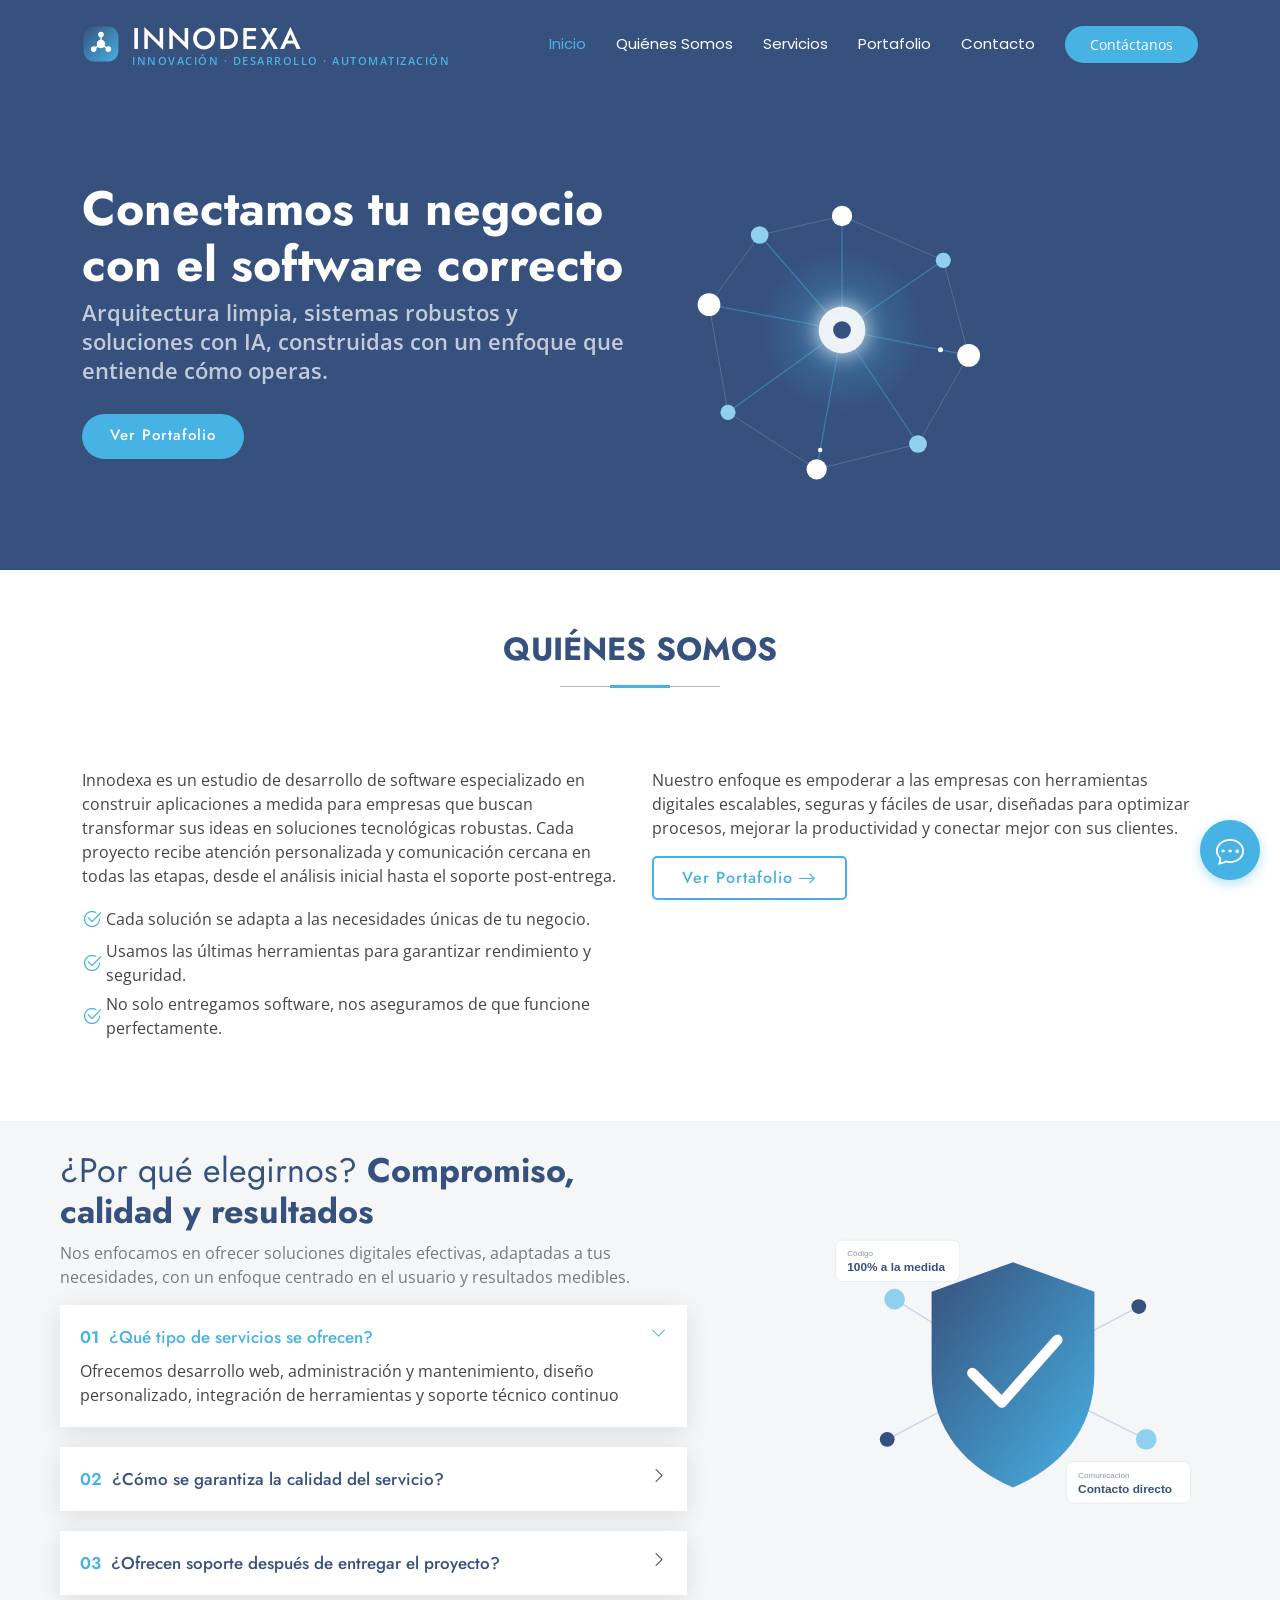
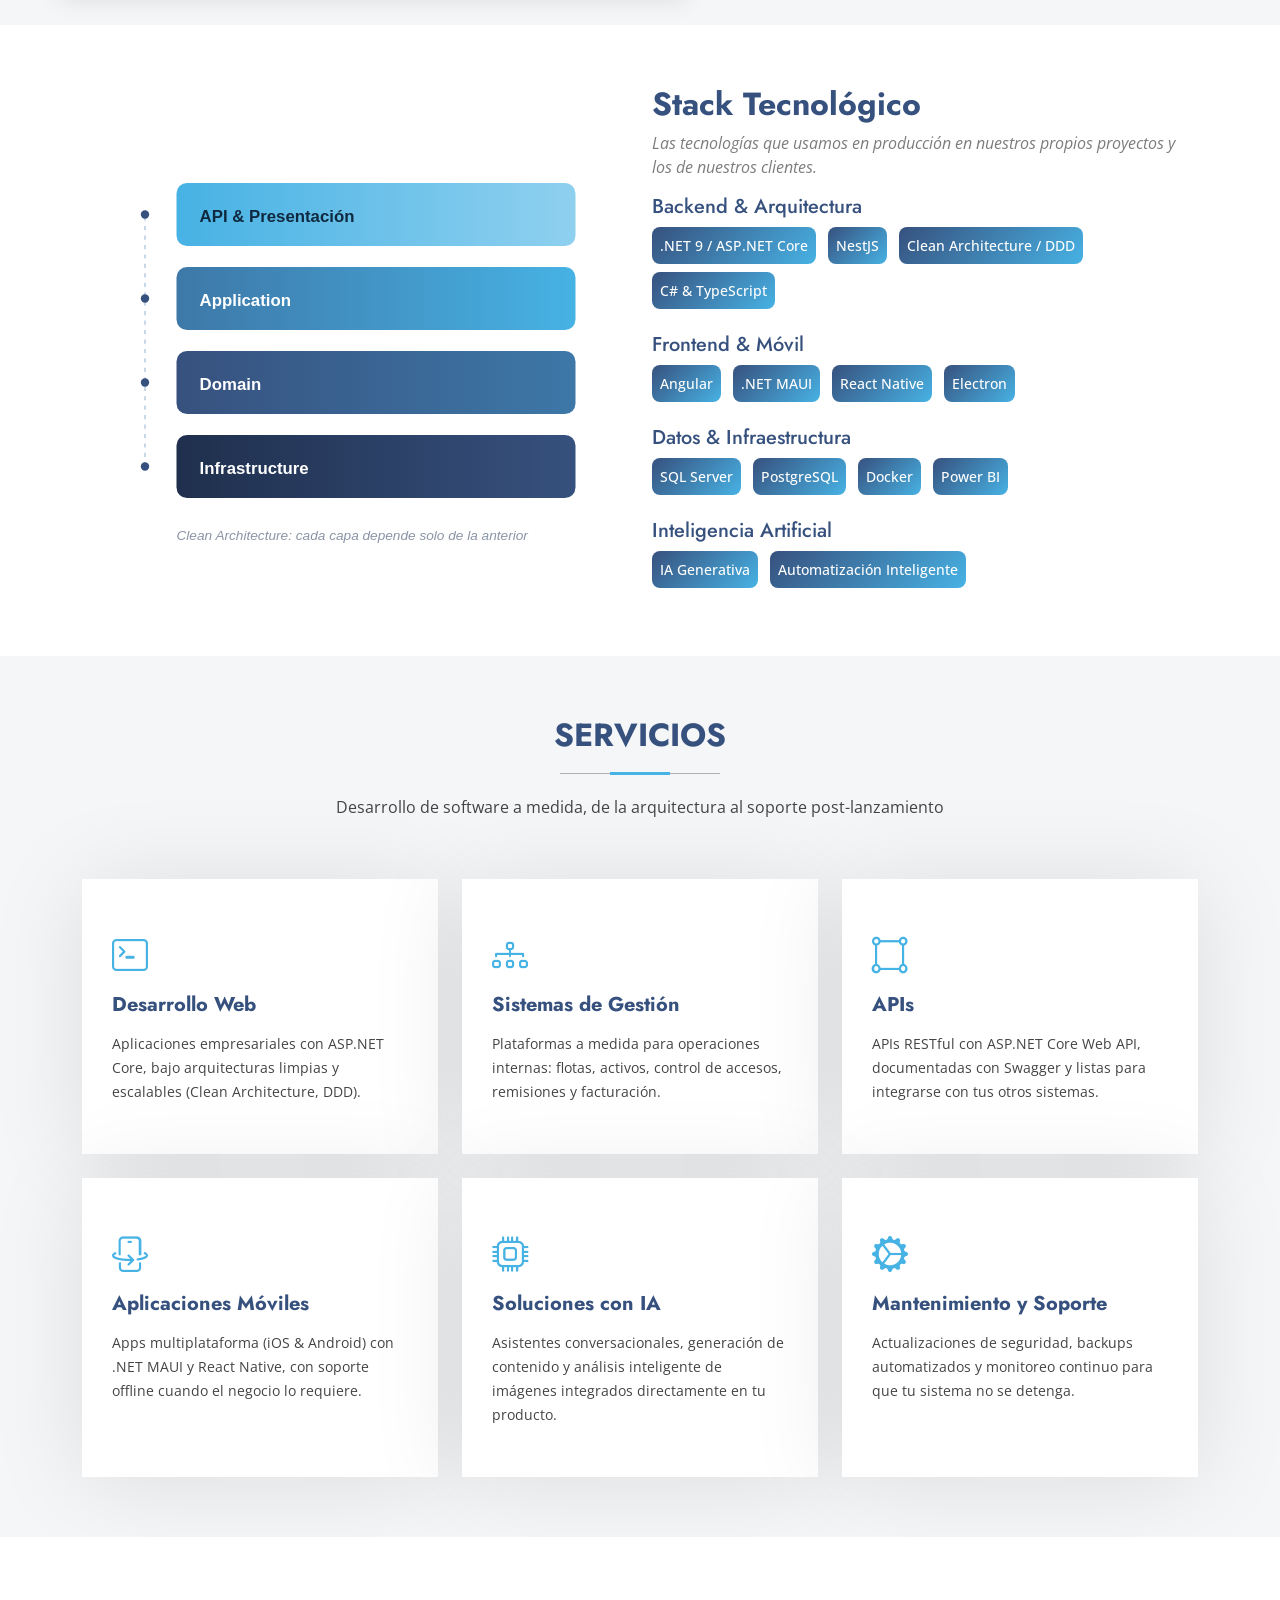
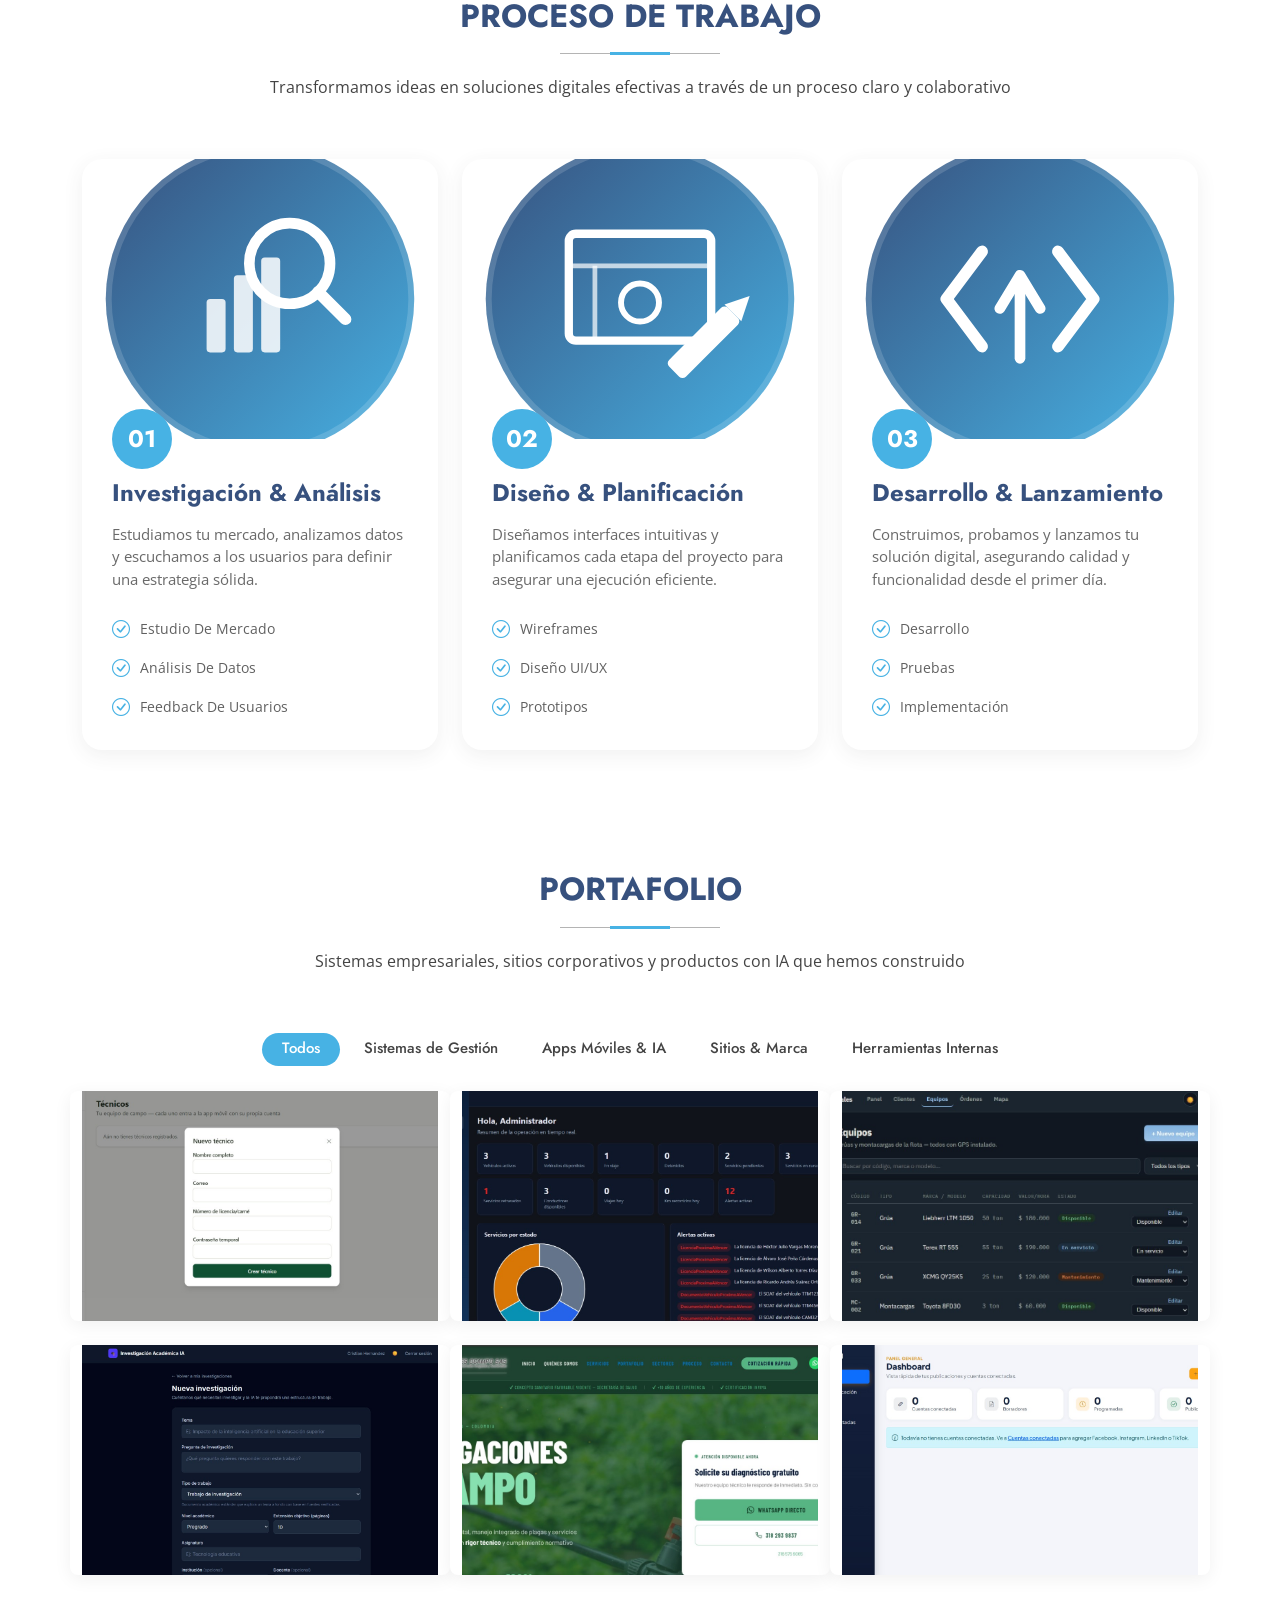
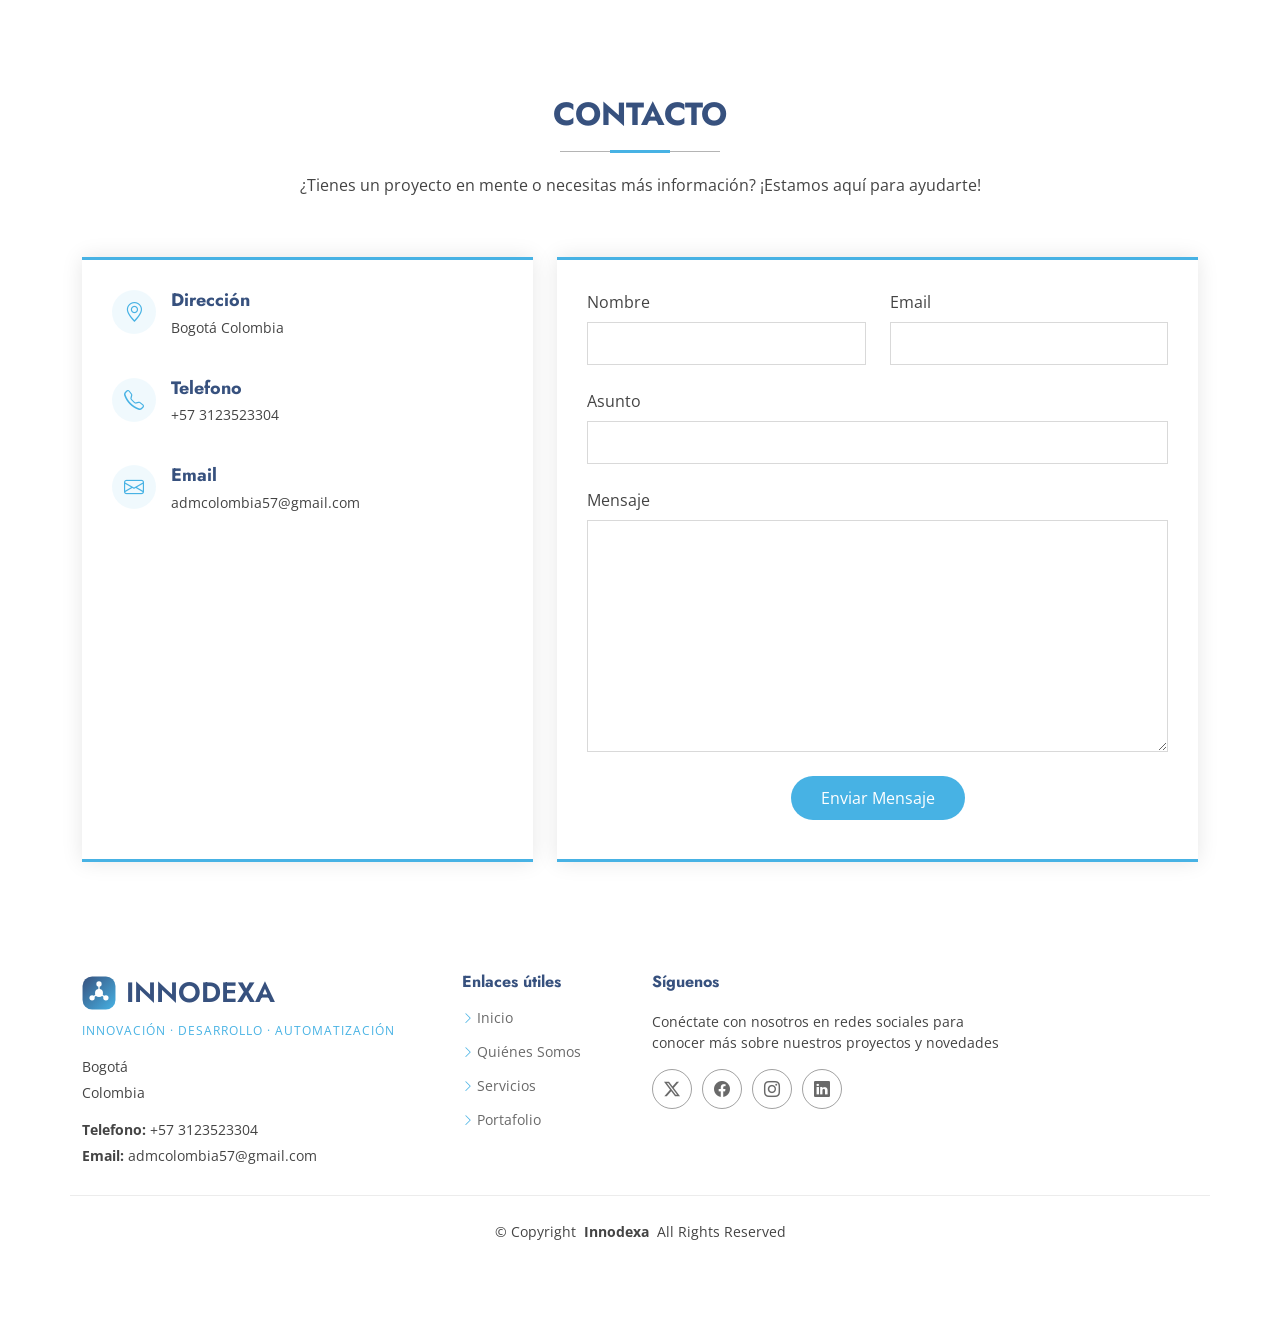
<file: index.html>
<!DOCTYPE html>
<html lang="es">

<head>
  <meta charset="utf-8">
  <meta content="width=device-width, initial-scale=1.0" name="viewport">
  <title>Innodexa | Innovación, Desarrollo y Automatización</title>
  <meta name="description" content="Innodexa: desarrollo de software a medida en Bogotá, Colombia. Aplicaciones web y móviles, APIs, sistemas de gestión empresarial e integraciones con Inteligencia Artificial.">
  <meta name="keywords" content="desarrollo de software Bogotá, desarrollo web a medida, aplicaciones .NET, aplicaciones móviles, sistemas de gestión empresarial, soluciones con inteligencia artificial, Innodexa">
  <meta name="author" content="Innodexa">
  <meta property="og:title" content="Innodexa - Innovación, Desarrollo y Automatización">
  <meta property="og:description" content="Aplicaciones web, móviles y de escritorio, APIs y soluciones con IA construidas a la medida de tu negocio.">
  <meta property="og:type" content="website">
  <meta property="og:image" content="assets/img/hero-network.svg">

  <!-- Favicons -->
  <link href="assets/img/logo-mark.svg" rel="icon" type="image/svg+xml">
  <link href="assets/img/favicon2.png" rel="alternate icon">
  <link href="assets/img/logo-mark.svg" rel="apple-touch-icon">

  <!-- Fonts -->
  <link href="https://fonts.googleapis.com" rel="preconnect">
  <link href="https://fonts.gstatic.com" rel="preconnect" crossorigin>
  <link href="https://fonts.googleapis.com/css2?family=Open+Sans:ital,wght@0,300;0,400;0,500;0,600;0,700;0,800;1,300;1,400;1,500;1,600;1,700;1,800&family=Poppins:ital,wght@0,100;0,200;0,300;0,400;0,500;0,600;0,700;0,800;0,900;1,100;1,200;1,300;1,400;1,500;1,600;1,700;1,800;1,900&family=Jost:ital,wght@0,100;0,200;0,300;0,400;0,500;0,600;0,700;0,800;0,900;1,100;1,200;1,300;1,400;1,500;1,600;1,700;1,800;1,900&display=swap" rel="stylesheet">

  <!-- Vendor CSS Files -->
  <link href="assets/vendor/bootstrap/css/bootstrap.min.css" rel="stylesheet">
  <link href="assets/vendor/bootstrap-icons/bootstrap-icons.css" rel="stylesheet">
  <link href="assets/vendor/aos/aos.css" rel="stylesheet">
  <link href="assets/vendor/glightbox/css/glightbox.min.css" rel="stylesheet">
  <link href="assets/vendor/swiper/swiper-bundle.min.css" rel="stylesheet">

  <!-- Main CSS File -->
  <link href="assets/css/main.css" rel="stylesheet">

   <!-- Chatbot Styles -->
  <style>
    /* Chatbot Container */
    .chatbot-container {
      position: fixed;
      bottom: 20px;
      right: 20px;
      z-index: 9999;
      font-family: 'Open Sans', sans-serif;
      transition: all 0.3s ease;
    }
    
    /* Chatbot Button */
    .chatbot-button {
      background: #47b2e4;
      color: white;
      width: 60px;
      height: 60px;
      border-radius: 50%;
      display: flex;
      align-items: center;
      justify-content: center;
      cursor: pointer;
      box-shadow: 0 4px 12px rgba(71, 178, 228, 0.4);
      transition: all 0.3s ease;
    }

    .chatbot-button:hover {
      transform: scale(1.05);
      box-shadow: 0 6px 16px rgba(71, 178, 228, 0.5);
    }
    
    .chatbot-button i {
      font-size: 28px;
    }
    
    /* Chatbot Window */
    .chatbot-window {
      width: 375px;
      max-width: 90vw;
      height: 500px;
      max-height: 75vh;
      background: white;
      border-radius: 16px;
      box-shadow: 0 12px 36px rgba(15, 42, 64, 0.22);
      overflow: hidden;
      display: none;
      flex-direction: column;
      transform: translateY(10px);
      opacity: 0;
      transition: all 0.3s ease;
    }
    
    .chatbot-window.active {
      display: flex;
      transform: translateY(0);
      opacity: 1;
    }
    
    /* Chatbot Header */
    .chatbot-header {
      background: linear-gradient(135deg, #37517e, #47b2e4);
      color: white;
      padding: 16px;
      display: flex;
      align-items: center;
    }
    
    .chatbot-header img {
      width: 40px;
      height: 40px;
      border-radius: 50%;
      margin-right: 12px;
      background: white;
      padding: 5px;
    }
    
    .chatbot-header h3 {
      margin: 0;
      font-size: 18px;
      font-weight: 600;
    }
    
    .chatbot-header p {
      margin: 0;
      font-size: 12px;
      opacity: 0.8;
    }
    
    .chatbot-close {
      margin-left: auto;
      cursor: pointer;
      font-size: 20px;
      opacity: 0.8;
      transition: opacity 0.2s;
    }
    
    .chatbot-close:hover {
      opacity: 1;
    }
    
    /* Chatbot Messages */
    .chatbot-messages {
      flex: 1;
      padding: 16px;
      overflow-y: auto;
      background: #f9fafb;
      display: flex;
      flex-direction: column;
    }
    
    .message {
      margin-bottom: 12px;
      max-width: 85%;
      animation: fadeIn 0.3s ease;
      padding: 12px 16px;
      border-radius: 18px;
      line-height: 1.5;
      white-space: pre-line;
      font-size: 14.5px;
    }
    
    @keyframes fadeIn {
      from { opacity: 0; transform: translateY(10px); }
      to { opacity: 1; transform: translateY(0); }
    }
    
    .bot-message {
      align-self: flex-start;
      background: #eaf5fc;
      border-radius: 18px 18px 18px 4px;
      color: #2c3e50;
    }
    
    .user-message {
      align-self: flex-end;
      background: #47b2e4;
      color: white;
      border-radius: 18px 18px 4px 18px;
      margin-left: auto;
    }
    
    /* Chatbot Input */
    .chatbot-input {
      display: flex;
      padding: 12px;
      background: white;
      border-top: 1px solid #eee;
    }
    
    .chatbot-input input {
      flex: 1;
      border: 1px solid #ddd;
      border-radius: 24px;
      padding: 10px 16px;
      outline: none;
      transition: border-color 0.3s;
    }
    
    .chatbot-input input:focus {
      border-color: #47b2e4;
    }

    .chatbot-input button {
      background: #47b2e4;
      color: white;
      border: none;
      border-radius: 50%;
      width: 40px;
      height: 40px;
      margin-left: 8px;
      cursor: pointer;
      display: flex;
      align-items: center;
      justify-content: center;
      transition: background 0.3s;
    }
    
    .chatbot-input button:hover {
      background: #37517e;
    }
    
    /* Quick Reply Buttons */
    .quick-replies {
      display: flex;
      flex-wrap: wrap;
      gap: 8px;
      margin-top: 10px;
    }
    
    .quick-reply {
      background: #eaf5fc;
      border: 1px solid #bfe3f5;
      border-radius: 20px;
      padding: 6px 12px;
      font-size: 13px;
      cursor: pointer;
      transition: all 0.2s;
    }

    .quick-reply:hover {
      background: #bfe3f5;
    }
    
    /* Typing Indicator */
    .typing-indicator {
      display: flex;
      align-items: center;
      margin-top: 5px;
    }
    
    .typing-indicator span {
      width: 8px;
      height: 8px;
      background: #999;
      border-radius: 50%;
      display: inline-block;
      margin: 0 2px;
      animation: typing 1s infinite;
    }
    
    .typing-indicator span:nth-child(2) {
      animation-delay: 0.2s;
    }
    
    .typing-indicator span:nth-child(3) {
      animation-delay: 0.4s;
    }
    
    @keyframes typing {
      0%, 100% { transform: translateY(0); }
      50% { transform: translateY(-5px); }
    }
    
    .suggested-questions {
      margin-top: 12px;
    }

    .suggested-list {
      display: flex;
      flex-direction: row;
      flex-wrap: wrap;
      gap: 8px;
    }

    .suggested-item {
      cursor: pointer;
      padding: 7px 14px;
      border-radius: 20px;
      background: #ffffff;
      border: 1.5px solid #47b2e4;
      color: #37517e;
      font-size: 13px;
      font-weight: 600;
      transition: all 0.2s;
    }

    .suggested-item:hover {
      background: #47b2e4;
      color: #ffffff;
    }

    /* Skill Badges */
    .skill-badge {
      display: inline-block;
      background: linear-gradient(135deg, #37517e, #47b2e4);
      color: #ffffff;
      font-size: 14px;
      font-weight: 500;
      border-radius: 8px;
    }

    /* Portfolio: uniform crop so every project card is the same size */
    .portfolio-item {
      background: #ffffff;
      border-radius: 8px;
      overflow: hidden;
      box-shadow: 0 4px 18px rgba(0, 0, 0, 0.06);
    }

    .portfolio-item img {
      width: 100%;
      height: 230px;
      object-fit: cover;
      object-position: top center;
      display: block;
    }

    /* Hero: keep it compact so users see there's more below the fold */
    #hero {
      min-height: auto !important;
      padding: 130px 0 60px 0 !important;
    }

    #hero .hero-img img {
      max-width: 380px;
      margin: 0 auto;
    }

    @media (max-width: 991px) {
      #hero .hero-img img {
        max-width: 260px;
      }
    }
  </style>

</head>

<body class="index-page">

  <header id="header" class="header d-flex align-items-center fixed-top">
    <div class="container-fluid container-xl position-relative d-flex align-items-center">

      <a href="index.html" class="logo d-flex align-items-center me-auto">
        <img src="assets/img/logo-mark.svg" alt="Innodexa" style="width: 38px; height: 38px; margin-right: 12px;">
        <div class="d-flex flex-column justify-content-center">
          <h1 class="sitename" style="line-height: 1.1;">Innodexa</h1>
          <span style="font-size: 11px; letter-spacing: 1.5px; color: var(--accent-color); font-weight: 600; text-transform: uppercase;">Innovación · Desarrollo · Automatización</span>
        </div>
      </a>

      <nav id="navmenu" class="navmenu">
        <ul>
          <li><a href="#hero" class="active">Inicio</a></li>
          <li><a href="#about">Quiénes Somos</a></li>
          <li><a href="#services">Servicios</a></li>
          <li><a href="#portfolio">Portafolio</a></li>
          <li><a href="#contact">Contacto</a></li>
        </ul>
        <i class="mobile-nav-toggle d-xl-none bi bi-list"></i>
      </nav>

      <a class="btn-getstarted" href="#contact">Contáctanos</a>

    </div>
  </header>

  <main class="main">

    <!-- Hero Section -->
    <section id="hero" class="hero section dark-background">

      <div class="container">
        <div class="row gy-4">
          <div class="col-lg-6 order-2 order-lg-1 d-flex flex-column justify-content-center" data-aos="zoom-out">
            <h1>Conectamos tu negocio con el software correcto</h1>
            <p>Arquitectura limpia, sistemas robustos y soluciones con IA, construidas con un enfoque que entiende cómo operas.</p>
            <div class="d-flex">
              <a href="#portfolio" class="btn-get-started">Ver Portafolio</a>
            </div>
          </div>
          <div class="col-lg-6 order-1 order-lg-2 hero-img" data-aos="zoom-out" data-aos-delay="200">
            <img src="assets/img/hero-network.svg" class="img-fluid animated" alt="Red de nodos conectados, representando la integración de sistemas de Innodexa">
          </div>
        </div>
      </div>

    </section><!-- /Hero Section -->

    <!-- Clients Section -->
    <!-- <section id="clients" class="clients section light-background">

      <div class="container" data-aos="zoom-in">

        <div class="swiper init-swiper">
          <script type="application/json" class="swiper-config">
            {
              "loop": true,
              "speed": 600,
              "autoplay": {
                "delay": 5000
              },
              "slidesPerView": "auto",
              "pagination": {
                "el": ".swiper-pagination",
                "type": "bullets",
                "clickable": true
              },
              "breakpoints": {
                "320": {
                  "slidesPerView": 2,
                  "spaceBetween": 40
                },
                "480": {
                  "slidesPerView": 3,
                  "spaceBetween": 60
                },
                "640": {
                  "slidesPerView": 4,
                  "spaceBetween": 80
                },
                "992": {
                  "slidesPerView": 5,
                  "spaceBetween": 120
                },
                "1200": {
                  "slidesPerView": 6,
                  "spaceBetween": 120
                }
              }
            }
          </script>
          <div class="swiper-wrapper align-items-center">
            <div class="swiper-slide"><img src="assets/img/clients/clients-1.webp" class="img-fluid" alt=""></div>
            <div class="swiper-slide"><img src="assets/img/clients/clients-2.webp" class="img-fluid" alt=""></div>
            <div class="swiper-slide"><img src="assets/img/clients/clients-3.webp" class="img-fluid" alt=""></div>
            <div class="swiper-slide"><img src="assets/img/clients/clients-4.webp" class="img-fluid" alt=""></div>
            <div class="swiper-slide"><img src="assets/img/clients/clients-5.webp" class="img-fluid" alt=""></div>
            <div class="swiper-slide"><img src="assets/img/clients/clients-6.webp" class="img-fluid" alt=""></div>
            <div class="swiper-slide"><img src="assets/img/clients/clients-7.webp" class="img-fluid" alt=""></div>
            <div class="swiper-slide"><img src="assets/img/clients/clients-8.webp" class="img-fluid" alt=""></div>
          </div>
        </div>

      </div> -->

    <!-- </section>/Clients Section -->



    <!-- About Section -->
    <section id="about" class="about section">

      <!-- Section Title -->
      <div class="container section-title" data-aos="fade-up">
        <h2>Quiénes Somos</h2>
      </div><!-- End Section Title -->

      <div class="container">

        <div class="row gy-4">

          <div class="col-lg-6 content" data-aos="fade-up" data-aos-delay="100">
            <p>
              Innodexa es un estudio de desarrollo de software especializado en construir
              aplicaciones a medida para empresas que buscan transformar sus ideas en soluciones tecnológicas robustas.
              Cada proyecto recibe atención personalizada y comunicación cercana en todas las etapas, desde el
              análisis inicial hasta el soporte post-entrega.
            </p>
            <ul>
              <li><i class="bi bi-check2-circle"></i> <span>Cada solución se adapta a las necesidades únicas de tu negocio.</span></li>
              <li><i class="bi bi-check2-circle"></i> <span>Usamos las últimas herramientas para garantizar rendimiento y seguridad.</span></li>
              <li><i class="bi bi-check2-circle"></i> <span>No solo entregamos software, nos aseguramos de que funcione perfectamente.</span></li>
            </ul>
          </div>

          <div class="col-lg-6" data-aos="fade-up" data-aos-delay="200">
            <p>Nuestro enfoque es empoderar a las empresas con herramientas digitales escalables, seguras y fáciles de usar, diseñadas para optimizar procesos, mejorar la productividad y conectar mejor con sus clientes.</p>
            <a href="#portfolio" class="read-more"><span>Ver Portafolio</span><i class="bi bi-arrow-right"></i></a>
          </div>

        </div>

      </div>

    </section><!-- /About Section -->

    <!-- Why Us Section -->
    <section id="why-us" class="section why-us light-background" data-builder="section">

      <div class="container-fluid">

        <div class="row gy-4">

          <div class="col-lg-7 d-flex flex-column justify-content-center order-2 order-lg-1">

            <div class="content px-xl-5" data-aos="fade-up" data-aos-delay="100">
              <h3><span> ¿Por qué elegirnos? </span><strong>Compromiso, calidad y resultados</strong></h3>
              <p>
                Nos enfocamos en ofrecer soluciones digitales efectivas, adaptadas a tus necesidades, con un enfoque centrado en el usuario y resultados medibles.
              </p>
            </div>

            <div class="faq-container px-xl-5" data-aos="fade-up" data-aos-delay="200">

              <div class="faq-item faq-active">

                <h3><span>01</span> ¿Qué tipo de servicios se ofrecen?</h3>
                <div class="faq-content">
                  <p>Ofrecemos desarrollo web, administración y mantenimiento, diseño personalizado, integración de herramientas y soporte técnico continuo</p>
                </div>
                <i class="faq-toggle bi bi-chevron-right"></i>
              </div><!-- End Faq item-->

              <div class="faq-item">
                <h3><span>02</span> ¿Cómo se garantiza la calidad del servicio?</h3>
                <div class="faq-content">
                  <p>Aplicamos buenas prácticas de desarrollo, pruebas constantes y comunicación directa con el cliente para asegurar resultados de alta calidad.</p>
                </div>
                <i class="faq-toggle bi bi-chevron-right"></i>
              </div><!-- End Faq item-->

              <div class="faq-item">
                <h3><span>03</span> ¿Ofrecen soporte después de entregar el proyecto?</h3>
                <div class="faq-content">
                  <p>Sí, brindamos soporte y mantenimiento post-lanzamiento para asegurar el correcto funcionamiento y evolución de tu sitio web.</p>
                </div>
                <i class="faq-toggle bi bi-chevron-right"></i>
              </div><!-- End Faq item-->

            </div>

          </div>

          <div class="col-lg-5 order-1 order-lg-2 why-us-img">
            <img src="assets/img/why-us-graphic.svg" class="img-fluid" alt="Por qué elegir a Innodexa" data-aos="zoom-in" data-aos-delay="100">
          </div>
        </div>

      </div>

    </section><!-- /Why Us Section -->

    <!-- Skills Section -->
    <section id="skills" class="skills section">

      <div class="container" data-aos="fade-up" data-aos-delay="100">

        <div class="row">

          <div class="col-lg-6 d-flex align-items-center">
            <img src="assets/img/skills-stack.svg" class="img-fluid" alt="Capas de Clean Architecture en el stack tecnológico de Innodexa">
          </div>

          <div class="col-lg-6 pt-4 pt-lg-0 content">

            <h3>Stack Tecnológico</h3>
            <p class="fst-italic">
              Las tecnologías que usamos en producción en nuestros propios proyectos y los de nuestros clientes.
            </p>

            <div class="skills-content">

              <h5 class="mt-3 mb-2">Backend &amp; Arquitectura</h5>
              <span class="skill-badge me-2 mb-2 p-2">.NET 9 / ASP.NET Core</span>
              <span class="skill-badge me-2 mb-2 p-2">NestJS</span>
              <span class="skill-badge me-2 mb-2 p-2">Clean Architecture / DDD</span>
              <span class="skill-badge me-2 mb-2 p-2">C# &amp; TypeScript</span>

              <h5 class="mt-3 mb-2">Frontend &amp; Móvil</h5>
              <span class="skill-badge me-2 mb-2 p-2">Angular</span>
              <span class="skill-badge me-2 mb-2 p-2">.NET MAUI</span>
              <span class="skill-badge me-2 mb-2 p-2">React Native</span>
              <span class="skill-badge me-2 mb-2 p-2">Electron</span>

              <h5 class="mt-3 mb-2">Datos &amp; Infraestructura</h5>
              <span class="skill-badge me-2 mb-2 p-2">SQL Server</span>
              <span class="skill-badge me-2 mb-2 p-2">PostgreSQL</span>
              <span class="skill-badge me-2 mb-2 p-2">Docker</span>
              <span class="skill-badge me-2 mb-2 p-2">Power BI</span>

              <h5 class="mt-3 mb-2">Inteligencia Artificial</h5>
              <span class="skill-badge me-2 mb-2 p-2">IA Generativa</span>
              <span class="skill-badge me-2 mb-2 p-2">Automatización Inteligente</span>

            </div>

          </div>
        </div>

      </div>

    </section><!-- /Skills Section -->

    <!-- Services Section -->
    <section id="services" class="services section light-background">

      <!-- Section Title -->
      <div class="container section-title" data-aos="fade-up">
        <h2>Servicios</h2>
        <p>Desarrollo de software a medida, de la arquitectura al soporte post-lanzamiento</p>
      </div><!-- End Section Title -->

      <div class="container">

        <div class="row gy-4">

          <div class="col-xl-4 col-md-6 d-flex" data-aos="fade-up" data-aos-delay="100">
            <div class="service-item position-relative">
              <div class="icon"><i class="bi bi-terminal"></i></div>
              <h4><a href="#portfolio" class="stretched-link">Desarrollo Web</a></h4>
              <p>Aplicaciones empresariales con ASP.NET Core, bajo arquitecturas limpias y escalables (Clean Architecture, DDD).</p>
            </div>
          </div><!-- End Service Item -->

          <div class="col-xl-4 col-md-6 d-flex" data-aos="fade-up" data-aos-delay="200">
            <div class="service-item position-relative">
              <div class="icon"><i class="bi bi-diagram-3"></i></div>
              <h4><a href="#portfolio" class="stretched-link">Sistemas de Gestión</a></h4>
              <p>Plataformas a medida para operaciones internas: flotas, activos, control de accesos, remisiones y facturación.</p>
            </div>
          </div><!-- End Service Item -->

          <div class="col-xl-4 col-md-6 d-flex" data-aos="fade-up" data-aos-delay="300">
            <div class="service-item position-relative">
              <div class="icon"><i class="bi bi-bounding-box-circles icon"></i></div>
              <h4><a href="#portfolio" class="stretched-link">APIs</a></h4>
              <p>APIs RESTful con ASP.NET Core Web API, documentadas con Swagger y listas para integrarse con tus otros sistemas.</p>
            </div>
          </div><!-- End Service Item -->

          <div class="col-xl-4 col-md-6 d-flex" data-aos="fade-up" data-aos-delay="400">
            <div class="service-item position-relative">
              <div class="icon"><i class="bi bi-phone-flip"></i></div>
              <h4><a href="#portfolio" class="stretched-link">Aplicaciones Móviles</a></h4>
              <p>Apps multiplataforma (iOS &amp; Android) con .NET MAUI y React Native, con soporte offline cuando el negocio lo requiere.</p>
            </div>
          </div><!-- End Service Item -->

          <div class="col-xl-4 col-md-6 d-flex" data-aos="fade-up" data-aos-delay="500">
            <div class="service-item position-relative">
              <div class="icon"><i class="bi bi-cpu"></i></div>
              <h4><a href="#portfolio" class="stretched-link">Soluciones con IA</a></h4>
              <p>Asistentes conversacionales, generación de contenido y análisis inteligente de imágenes integrados directamente en tu producto.</p>
            </div>
          </div><!-- End Service Item -->

          <div class="col-xl-4 col-md-6 d-flex" data-aos="fade-up" data-aos-delay="600">
            <div class="service-item position-relative">
              <div class="icon"><i class="bi bi-gear-wide-connected"></i></div>
              <h4><a href="#contact" class="stretched-link">Mantenimiento y Soporte</a></h4>
              <p>Actualizaciones de seguridad, backups automatizados y monitoreo continuo para que tu sistema no se detenga.</p>
            </div>
          </div><!-- End Service Item -->

        </div>

      </div>

    </section><!-- /Services Section -->

    <!-- Work Process Section -->
    <section id="work-process" class="work-process section">

      <!-- Section Title -->
      <div class="container section-title" data-aos="fade-up">
        <h2>Proceso de Trabajo</h2>
        <p>Transformamos ideas en soluciones digitales efectivas a través de un proceso claro y colaborativo</p>
      </div><!-- End Section Title -->

      <div class="container" data-aos="fade-up" data-aos-delay="100">

        <div class="row gy-5">

          <div class="col-lg-4" data-aos="fade-up" data-aos-delay="200">
            <div class="steps-item">
              <div class="steps-image">
                <img src="assets/img/step-1.svg" alt="Investigación y análisis" class="img-fluid" loading="lazy">
              </div>
              <div class="steps-content">
                <div class="steps-number">01</div>
                <h3>Investigación &amp; Análisis</h3>
                <p>Estudiamos tu mercado, analizamos datos y escuchamos a los usuarios para definir una estrategia sólida.</p>
                <div class="steps-features">
                  <div class="feature-item">
                    <i class="bi bi-check-circle"></i>
                    <span>Estudio De Mercado</span>
                  </div>
                  <div class="feature-item">
                    <i class="bi bi-check-circle"></i>
                    <span>Análisis De Datos</span>
                  </div>
                  <div class="feature-item">
                    <i class="bi bi-check-circle"></i>
                    <span>Feedback De Usuarios</span>
                  </div>
                </div>
              </div>
            </div><!-- End Steps Item -->
          </div>

          <div class="col-lg-4" data-aos="fade-up" data-aos-delay="300">
            <div class="steps-item">
              <div class="steps-image">
                <img src="assets/img/step-2.svg" alt="Diseño y planificación" class="img-fluid" loading="lazy">
              </div>
              <div class="steps-content">
                <div class="steps-number">02</div>
                <h3>Diseño &amp; Planificación</h3>
                <p>Diseñamos interfaces intuitivas y planificamos cada etapa del proyecto para asegurar una ejecución eficiente.</p>
                <div class="steps-features">
                  <div class="feature-item">
                    <i class="bi bi-check-circle"></i>
                    <span>Wireframes</span>
                  </div>
                  <div class="feature-item">
                    <i class="bi bi-check-circle"></i>
                    <span>Diseño UI/UX</span>
                  </div>
                  <div class="feature-item">
                    <i class="bi bi-check-circle"></i>
                    <span>Prototipos</span>
                  </div>
                </div>
              </div>
            </div><!-- End Steps Item -->
          </div>

          <div class="col-lg-4" data-aos="fade-up" data-aos-delay="400">
            <div class="steps-item">
              <div class="steps-image">
                <img src="assets/img/step-3.svg" alt="Desarrollo y lanzamiento" class="img-fluid" loading="lazy">
              </div>
              <div class="steps-content">
                <div class="steps-number">03</div>
                <h3>Desarrollo &amp; Lanzamiento</h3>
                <p>Construimos, probamos y lanzamos tu solución digital, asegurando calidad y funcionalidad desde el primer día.</p>
                <div class="steps-features">
                  <div class="feature-item">
                    <i class="bi bi-check-circle"></i>
                    <span>Desarrollo</span>
                  </div>
                  <div class="feature-item">
                    <i class="bi bi-check-circle"></i>
                    <span>Pruebas</span>
                  </div>
                  <div class="feature-item">
                    <i class="bi bi-check-circle"></i>
                    <span>Implementación</span>
                  </div>
                </div>
              </div>
            </div><!-- End Steps Item -->
          </div>

        </div>

      </div>

    </section><!-- /Work Process Section -->


    <!-- Portfolio Section -->
    <section id="portfolio" class="portfolio section">

      <!-- Section Title -->
      <div class="container section-title" data-aos="fade-up">
        <h2>Portafolio</h2>
        <p>Sistemas empresariales, sitios corporativos y productos con IA que hemos construido</p>
      </div><!-- End Section Title -->

      <div class="container">

        <div class="isotope-layout" data-default-filter="*" data-layout="fitRows" data-sort="original-order">

          <ul class="portfolio-filters isotope-filters" data-aos="fade-up" data-aos-delay="100">
            <li data-filter="*" class="filter-active">Todos</li>
            <li data-filter=".filter-empresarial">Sistemas de Gestión</li>
            <li data-filter=".filter-movil-ia">Apps Móviles &amp; IA</li>
            <li data-filter=".filter-web">Sitios &amp; Marca</li>
            <li data-filter=".filter-herramientas">Herramientas Internas</li>
          </ul><!-- End Portfolio Filters -->

          <div class="row gy-4 justify-content-center text-center isotope-container" data-aos="fade-up" data-aos-delay="200">

            <div class="col-lg-4 col-md-6 portfolio-item isotope-item filter-empresarial">
              <img src="assets/img/portfolio/plagenta-real.jpg" class="img-fluid" alt="Panel de administración real de Plagenta">
              <div class="portfolio-info">
                <h4>Plagenta</h4>
                <p>SaaS multi-tenant para empresas de control de plagas: técnicos en campo con check-in por GPS y foto, certificados en PDF con QR de verificación y portal de clientes.</p>
                <a href="assets/img/portfolio/plagenta-real.jpg" title="Plagenta" data-gallery="portfolio-gallery-empresarial" class="glightbox preview-link"><i class="bi bi-zoom-in"></i></a>
              </div>
            </div>

            <div class="col-lg-4 col-md-6 portfolio-item isotope-item filter-empresarial">
              <img src="assets/img/portfolio/gestion-transporte-real.jpg" class="img-fluid" alt="Panel de administración real de Gestión de Transporte">
              <div class="portfolio-info">
                <h4>Gestión de Transporte</h4>
                <p>Control de flota, rutas y mantenimiento vehicular para empresas de carga, con remisión digital (PDF + QR) y portal offline para el conductor.</p>
                <a href="assets/img/portfolio/gestion-transporte-real.jpg" title="Gestión de Transporte" data-gallery="portfolio-gallery-empresarial" class="glightbox preview-link"><i class="bi bi-zoom-in"></i></a>
              </div>
            </div>

            <div class="col-lg-4 col-md-6 portfolio-item isotope-item filter-empresarial">
              <img src="assets/img/portfolio/remisiones-digitales-real.jpg" class="img-fluid" alt="Panel de administración real de Remisiones Digitales">
              <div class="portfolio-info">
                <h4>Remisiones Digitales</h4>
                <p>Órdenes de servicio, facturación y GPS de equipos centralizados en un solo sistema. Actualmente en desarrollo activo.</p>
                <a href="assets/img/portfolio/remisiones-digitales-real.jpg" title="Remisiones Digitales" data-gallery="portfolio-gallery-empresarial" class="glightbox preview-link"><i class="bi bi-zoom-in"></i></a>
              </div>
            </div>

            <div class="col-lg-4 col-md-6 portfolio-item isotope-item filter-movil-ia">
              <img src="assets/img/portfolio/investigacion-academica-ia-real.jpg" class="img-fluid" alt="Pantalla real de Investigación Académica IA">
              <div class="portfolio-info">
                <h4>Investigación Académica IA</h4>
                <p>Asistente que ayuda a estudiantes a estructurar un trabajo de investigación y buscar fuentes académicas reales y verificadas (nunca inventadas).</p>
                <a href="assets/img/portfolio/investigacion-academica-ia-real.jpg" title="Investigación Académica IA" data-gallery="portfolio-gallery-movil-ia" class="glightbox preview-link"><i class="bi bi-zoom-in"></i></a>
              </div>
            </div>

            <div class="col-lg-4 col-md-6 portfolio-item isotope-item filter-web">
              <img src="assets/img/portfolio/fumigaciones-ocampo.jpg" class="img-fluid" alt="Sitio web Fumigaciones Ocampo">
              <div class="portfolio-info">
                <h4>Fumigaciones Ocampo</h4>
                <p>Sitio corporativo para una empresa real de control de plagas: cotizador con protección anti-spam y contacto directo por WhatsApp.</p>
                <a href="assets/img/portfolio/fumigaciones-ocampo.jpg" title="Fumigaciones Ocampo" data-gallery="portfolio-gallery-web" class="glightbox preview-link"><i class="bi bi-zoom-in"></i></a>
              </div>
            </div>

            <div class="col-lg-4 col-md-6 portfolio-item isotope-item filter-herramientas">
              <img src="assets/img/portfolio/social-panel-real.jpg" class="img-fluid" alt="Panel de administración real de Social Panel">
              <div class="portfolio-info">
                <h4>Social Panel</h4>
                <p>Panel interno para programar y centralizar publicaciones en redes sociales desde un solo calendario.</p>
                <a href="assets/img/portfolio/social-panel-real.jpg" title="Social Panel" data-gallery="portfolio-gallery-herramientas" class="glightbox preview-link"><i class="bi bi-zoom-in"></i></a>
              </div>
            </div>

          </div><!-- End Isotope Container -->

        </div>

      </div>

    </section><!-- /Portfolio Section -->

    <!-- Contact Section -->
    <section id="contact" class="contact section">

      <!-- Section Title -->
      <div class="container section-title" data-aos="fade-up">
        <h2>Contacto</h2>
        <p>¿Tienes un proyecto en mente o necesitas más información? ¡Estamos aquí para ayudarte!</p>
      </div><!-- End Section Title -->

      <div class="container" data-aos="fade-up" data-aos-delay="100">

        <div class="row gy-4">

          <div class="col-lg-5">

            <div class="info-wrap">
              <div class="info-item d-flex" data-aos="fade-up" data-aos-delay="200">
                <i class="bi bi-geo-alt flex-shrink-0"></i>
                <div>
                  <h3>Dirección</h3>
                  <p>Bogotá Colombia</p>
                </div>
              </div><!-- End Info Item -->

              <div class="info-item d-flex" data-aos="fade-up" data-aos-delay="300">
                <i class="bi bi-telephone flex-shrink-0"></i>
                <div>
                  <h3>Telefono</h3>
                  <p>+57 3123523304</p>
                </div>
              </div><!-- End Info Item -->

              <div class="info-item d-flex" data-aos="fade-up" data-aos-delay="400">
                <i class="bi bi-envelope flex-shrink-0"></i>
                <div>
                  <h3>Email</h3>
                  <p>admcolombia57@gmail.com</p> 
                </div>
              </div><!-- End Info Item -->


          <iframe 
           src="https://www.google.com/maps/embed?pb=!1m18!1m12!1m3!1d3976.735123456789!2d-74.072092!3d4.710989!2m3!1f0!2f0!3f0!3m2!1i1024!2i768!4f13.1!3m3!1m2!1s0x8e3f99a3b1c1a1a1%3A0x1234567890abcdef!2sBogotá%2C%20Colombia!5e0!3m2!1ses!2sco!4v1717430000000!5m2!1ses!2sco" 
           width="100%" 
           height="270" 
           style="border:0;" 
           allowfullscreen="" 
           loading="lazy" 
           referrerpolicy="no-referrer-when-downgrade">
          </iframe>
            </div>
          </div>

         <div class="col-lg-7">
                <form action="https://formspree.io/f/mzzgbnvp?redirect=false" method="POST" class="php-email-form" data-aos="fade-up" data-aos-delay="200">

                    <!-- Honeypot anti-spam: real visitors never see or fill this field -->
                    <input type="text" name="_gotcha" tabindex="-1" autocomplete="off" aria-hidden="true" style="position:absolute; left:-9999px; width:1px; height:1px; opacity:0;">

                    <div class="row gy-4">
                        <div class="col-md-6">
                            <label for="name-field" class="pb-2">Nombre</label>
                            <input type="text" name="name" id="name-field" class="form-control" required="">
                        </div>
                        <div class="col-md-6">
                            <label for="email-field" class="pb-2">Email</label>
                            <input type="email" class="form-control" name="email" id="email-field" required="">
                        </div>
                        <div class="col-md-12">
                            <label for="subject-field" class="pb-2">Asunto</label>
                            <input type="text" class="form-control" name="subject" id="subject-field" required="">
                        </div>
                        <div class="col-md-12">
                            <label for="message-field" class="pb-2">Mensaje</label>
                            <textarea class="form-control" name="message" rows="10" id="message-field" required=""></textarea>
                        </div>
                        <div class="col-md-12 text-center">
                            <div class="loading">Loading</div>
                             <div class="error-message" style="display: none;"></div>
                            <div class="sent-message" style="display: none;">¡Tu mensaje ha sido enviado con éxito!</div>
                            <button type="submit">Enviar Mensaje</button>
                        </div>
                    </div>
                </form>
           </div>

        </div>

      </div>

    </section><!-- /Contact Section -->

  </main>

  <footer id="footer" class="footer">    

    <div class="container footer-top">
      <div class="row gy-4">
        <div class="col-lg-4 col-md-6 footer-about">
          <a href="index.html" class="d-flex align-items-center">
             <img src="assets/img/logo-mark.svg" alt="Innodexa" style="width: 34px; height: 34px; margin-right: 10px;">
            <span class="sitename">Innodexa</span>
          </a>
          <p class="mt-2 mb-0" style="font-size: 12px; letter-spacing: 1px; color: var(--accent-color); text-transform: uppercase;">Innovación · Desarrollo · Automatización</p>
          <div class="footer-contact pt-3">
            <p>Bogotá</p>
            <p>Colombia</p>
            <p class="mt-3"><strong>Telefono:</strong> <span>+57 3123523304</span></p>
            <p><strong>Email:</strong> <span>admcolombia57@gmail.com</span></p>
          </div>
        </div>

        <div class="col-lg-2 col-md-3 footer-links">
          <h4>Enlaces útiles</h4>
          <ul>
            <li><i class="bi bi-chevron-right"></i> <a href="#hero" class="active">Inicio</a></li>
            <li><i class="bi bi-chevron-right"></i> <a href="#about">Quiénes Somos</a></li>
            <li><i class="bi bi-chevron-right"></i> <a href="#services">Servicios</a></li>
            <li><i class="bi bi-chevron-right"></i> <a href="#portfolio">Portafolio</a></li>
          </ul>
        </div>   

        <div class="col-lg-4 col-md-12">
          <h4>Síguenos</h4>
          <p>Conéctate con nosotros en redes sociales para conocer más sobre nuestros proyectos y novedades</p>
          <div class="social-links d-flex">
            <a href=""><i class="bi bi-twitter-x"></i></a>
            <a href=""><i class="bi bi-facebook"></i></a>
            <a href=""><i class="bi bi-instagram"></i></a>
            <a href=""><i class="bi bi-linkedin"></i></a>
          </div>
        </div>

      </div>
    </div>

    <div class="container copyright text-center mt-4">
      <p>© <span>Copyright</span> <strong class="px-1 sitename">Innodexa</strong> <span>All Rights Reserved</span></p>
    </div>

  </footer>

  <!-- Scroll Top -->
  <a href="#" id="scroll-top" class="scroll-top d-flex align-items-center justify-content-center"><i class="bi bi-arrow-up-short"></i></a>

  <!-- Preloader -->
  <div id="preloader"></div>

  <!-- Vendor JS Files -->
  <script src="assets/vendor/bootstrap/js/bootstrap.bundle.min.js"></script>
  <script src="assets/vendor/php-email-form/validate.js"></script>
  <script src="assets/vendor/aos/aos.js"></script>
  <script src="assets/vendor/glightbox/js/glightbox.min.js"></script>
  <script src="assets/vendor/swiper/swiper-bundle.min.js"></script>
  <script src="assets/vendor/waypoints/noframework.waypoints.js"></script>
  <script src="assets/vendor/imagesloaded/imagesloaded.pkgd.min.js"></script>
  <script src="assets/vendor/isotope-layout/isotope.pkgd.min.js"></script>

  <!-- Main JS File -->
  <script src="assets/js/main.js"></script>


    <!-- Chatbot Script -->
  <script>
    document.addEventListener('DOMContentLoaded', function() {
      // Chatbot elements
      const chatbotButton = document.getElementById('chatbotButton');
      const chatbotWindow = document.getElementById('chatbotWindow');
      const chatbotClose = document.getElementById('chatbotClose');
      const chatMessages = document.getElementById('chatMessages');
      const userInput = document.getElementById('userInput');
      const sendMessage = document.getElementById('sendMessage');
      
      // Toggle chatbot window
      chatbotButton.addEventListener('click', function() {
        chatbotWindow.classList.toggle('active');
      });
      
      chatbotClose.addEventListener('click', function() {
        chatbotWindow.classList.remove('active');
      });
      
      // Send message function
      function sendUserMessage() {
        const message = userInput.value.trim();
        if (message) {
          // Add user message to chat
          addMessage(message, 'user');
          userInput.value = '';
          
          // Show typing indicator
          showTypingIndicator();
          
          // Process and respond after a short delay
          setTimeout(() => {
            const response = getBotResponse(message);
            addMessage(response, 'bot');
          }, 1000);
        }
      }
      
      // Send message on button click
      sendMessage.addEventListener('click', sendUserMessage);
      
      // Send message on Enter key
      userInput.addEventListener('keypress', function(e) {
        if (e.key === 'Enter') {
          sendUserMessage();
        }
      });
      
      // Suggested questions
      document.querySelectorAll('.suggested-item').forEach(item => {
        item.addEventListener('click', function() {
          const question = this.getAttribute('data-question');
          userInput.value = question;
          sendUserMessage();
        });
      });
      
      // Add message to chat
      function addMessage(text, sender) {
        const messageElement = document.createElement('div');
        messageElement.classList.add('message');
        messageElement.classList.add(sender === 'user' ? 'user-message' : 'bot-message');
        messageElement.textContent = text;
        chatMessages.appendChild(messageElement);
        
        // Scroll to bottom
        chatMessages.scrollTop = chatMessages.scrollHeight;
        
        // Remove typing indicator if present
        const typingIndicator = document.querySelector('.typing-indicator');
        if (typingIndicator) typingIndicator.remove();
      }
      
      // Show typing indicator
      function showTypingIndicator() {
        const typingElement = document.createElement('div');
        typingElement.classList.add('message', 'bot-message', 'typing-indicator');
        typingElement.innerHTML = '<span></span><span></span><span></span>';
        chatMessages.appendChild(typingElement);
        chatMessages.scrollTop = chatMessages.scrollHeight;
      }
      
      // Get bot response based on user input
      function getBotResponse(message) {
        const lowerMessage = message.toLowerCase();
        
        // Desarrollo web
        if (lowerMessage.includes('web') || lowerMessage.includes('página') || lowerMessage.includes('sitio')) {
          return "Desarrollamos aplicaciones web empresariales utilizando tecnologías modernas como ASP.NET Core y Angular. Creamos soluciones escalables con arquitecturas limpias (Clean Architecture, DDD) para garantizar alto rendimiento y seguridad.";
        }
        
        // Aplicaciones móviles
        if (lowerMessage.includes('móvil') || lowerMessage.includes('app') || lowerMessage.includes('celular')) {
          return "Sí, desarrollamos aplicaciones móviles para iOS y Android usando .NET MAUI y React Native. Creamos apps nativas e híbridas con excelente rendimiento y experiencia de usuario.";
        }
        
        // APIs
        if (lowerMessage.includes('api') || lowerMessage.includes('rest') || lowerMessage.includes('graphql')) {
          return "Desarrollamos APIs RESTful con ASP.NET Core Web API, documentadas con Swagger. Nuestras APIs incluyen autenticación segura (JWT), validaciones robustas y versionamiento.";
        }
        
        // Power BI
        if (lowerMessage.includes('power bi') || lowerMessage.includes('bi') || lowerMessage.includes('reporte')) {
          return "Creamos reportes avanzados en Power BI que transforman tus datos en insights accionables. Integramos con diversas fuentes de datos, creamos dashboards interactivos y ofrecemos soluciones de BI completas para toma de decisiones.";
        }
        
        // SQL
        if (lowerMessage.includes('sql') || lowerMessage.includes('base') || lowerMessage.includes('datos')) {
          return "Trabajamos con bases de datos SQL Server, optimizando consultas, diseñando esquemas eficientes y garantizando la integridad de tus datos. También ofrecemos servicios de mantenimiento, backups y optimización de bases de datos.";
        }

        if (lowerMessage.includes('hola') || lowerMessage.includes('buenas') || lowerMessage.includes('saludos')) {
          return "¡Hola! Soy el asistente de Innodexa. ¿En qué puedo ayudarte hoy? Puedes preguntarme sobre:\n- Desarrollo de software\n- Aplicaciones web y móviles\n- Bases de datos\n- Nuestros procesos de trabajo";
        }

        // Despedidas
        if (lowerMessage.includes('adiós') || lowerMessage.includes('chao') || lowerMessage.includes('gracias')) {
          return "¡Fue un placer ayudarte! Si tienes más preguntas, estoy aquí para lo que necesites. Que tengas un excelente día.";
        }

        // Sobre la empresa
        if (lowerMessage.includes('empresa') || lowerMessage.includes('quiénes son') || lowerMessage.includes('nodexa')) {
          return "Innodexa es una empresa especializada en desarrollo de software a medida. Creamos soluciones tecnológicas robustas usando las mejores prácticas y tecnologías modernas como .NET, Angular y bases de datos SQL.";
        }

        // Tecnologías de desarrollo
        if (lowerMessage.includes('tecnologías') || lowerMessage.includes('lenguajes') || lowerMessage.includes('usas') || lowerMessage.includes('utilizan')) {
          return "Trabajamos principalmente con:\n\n🔹 .NET C# y NestJS para aplicaciones empresariales\n🔹 Angular y .NET MAUI para web y apps móviles\n🔹 SQL Server y PostgreSQL para bases de datos relacionales\n🔹 Modelos de Inteligencia Artificial para automatizar procesos\n\n¿Te gustaría conocer más detalles sobre alguna en particular?";
        }

        // Desarrollo web
        if (lowerMessage.includes('web') || lowerMessage.includes('página') || lowerMessage.includes('sitio') || lowerMessage.includes('aplicación web')) {
          return "Nuestros desarrollos web incluyen:\n\n• Sistemas empresariales con ASP.NET Core\n• Arquitecturas limpias y escalables (Clean Architecture)\n• Interfaces modernas con Angular\n• Integración con APIs y bases de datos\n\n¿Necesitas un sistema web específico para tu negocio?";
        }

        // Aplicaciones móviles
        if (lowerMessage.includes('móvil') || lowerMessage.includes('app') || lowerMessage.includes('celular') || lowerMessage.includes('maui') || lowerMessage.includes('react native')) {
          return "Desarrollamos apps móviles con .NET MAUI y React Native que funcionan en:\n\n📱 iOS (iPhone/iPad)\n📱 Android\n\nBeneficios:\n✔ Código único para ambas plataformas\n✔ Alto rendimiento\n✔ Diseño atractivo y personalizable\n✔ Fácil mantenimiento\n\n¿Tienes un proyecto móvil en mente?";
        }

        // Bases de datos
        if (lowerMessage.includes('sql') || lowerMessage.includes('base') || lowerMessage.includes('datos') || lowerMessage.includes('almacenamiento')) {
          return "Nuestro expertise en bases de datos incluye:\n\n🔷 SQL Server para datos estructurados\n🔷 Diseño de esquemas optimizados\n🔷 Consultas complejas y procedimientos almacenados\n🔷 Migración y optimización de bases existentes\n🔷 Backup y seguridad de datos\n\n¿Necesitas ayuda con la gestión de tus datos?";
        }

        // Arquitectura de software
        if (lowerMessage.includes('arquitectura') || lowerMessage.includes('clean') || lowerMessage.includes('diseño') || lowerMessage.includes('estructura')) {
          return "Aplicamos Clean Architecture para crear sistemas:\n\n⚡ Modulares y fáciles de mantener\n⚡ Independientes de frameworks\n⚡ Con reglas de negocio claramente definidas\n⚡ Fáciles de probar y escalar\n\nEsto garantiza software de calidad que evoluciona con tu negocio.";
        }

        // Tiempos de desarrollo
        if (lowerMessage.includes('tiempo') || lowerMessage.includes('cuánto demora') || lowerMessage.includes('días') || lowerMessage.includes('semanas')) {
          return "El tiempo de desarrollo varía según:\n\n⏳ Complejidad del proyecto\n⏳ Funcionalidades requeridas\n⏳ Integraciones necesarias\n\nPor ejemplo:\n• Landing page: 1-2 semanas\n• App móvil básica: 3-6 semanas\n• Sistema empresarial: 2-6 meses\n\n¿Quieres que evaluemos tu proyecto específico?";
        }

        // Costos
        if (lowerMessage.includes('precio') || lowerMessage.includes('costo') || lowerMessage.includes('cuánto cuesta') || lowerMessage.includes('presupuesto')) {
          return "Los costos dependen de:\n\n💰 Alcance del proyecto\n💰 Tecnologías requeridas\n💰 Tiempo de desarrollo\n\nOfrecemos:\n• Presupuestos personalizados\n• Opciones escalables\n• Transparencia en costos\n\n¿Te gustaría agendar una reunión para discutir tu proyecto?";
        }

        // Soporte post-lanzamiento
        if (lowerMessage.includes('soporte') || lowerMessage.includes('mantenimiento') || lowerMessage.includes('actualizaciones') || lowerMessage.includes('post-lanzamiento')) {
          return "Nuestro soporte incluye:\n\n🔧 Mantenimiento preventivo\n🔧 Actualizaciones de seguridad\n🔧 Corrección de bugs\n🔧 Mejoras continuas\n🔧 Capacitación a tu equipo\n\nOfrecemos planes mensuales adaptados a tus necesidades.";
        }

        // Proceso de trabajo
        if (lowerMessage.includes('proceso') || lowerMessage.includes('metodología') || lowerMessage.includes('cómo trabajan') || lowerMessage.includes('flujo')) {
          return "Nuestro proceso:\n\n1️⃣ Análisis de requerimientos\n2️⃣ Diseño de solución\n3️⃣ Desarrollo iterativo\n4️⃣ Pruebas rigurosas\n5️⃣ Lanzamiento controlado\n6️⃣ Soporte continuo\n\nTrabajamos con metodologías ágiles para máxima flexibilidad.";
        }

        // Integraciones
        if (lowerMessage.includes('integrar') || lowerMessage.includes('conectar') || lowerMessage.includes('api') || lowerMessage.includes('sistemas')) {
          return "Podemos integrar tu solución con:\n\n🔌 APIs de terceros (pagos, mapas, etc.)\n🔌 Sistemas legacy\n🔌 Servicios en la nube\n🔌 Bases de datos existentes\n🔌 Aplicaciones móviles\n\n¿Qué sistemas necesitas conectar?";
        }

        // Seguridad
        if (lowerMessage.includes('seguridad') || lowerMessage.includes('protección') || lowerMessage.includes('vulnerabilidades') || lowerMessage.includes('hackers')) {
          return "Implementamos múltiples medidas de seguridad:\n\n🔐 Autenticación robusta (JWT)\n🔐 Encriptación de datos\n🔐 Protección contra inyecciones SQL\n🔐 Buenas prácticas OWASP\n🔐 Actualizaciones de seguridad continuas\n\nLa seguridad es prioridad en todos nuestros desarrollos.";
        }

        // Mobile vs Web
        if (lowerMessage.includes('móvil vs web') || lowerMessage.includes('diferencias') || lowerMessage.includes('cuál elegir') || lowerMessage.includes('comparación')) {
          return "Diferencias clave:\n\n📱 App Móvil:\n- Mejor experiencia en dispositivos\n- Funcionalidad offline\n- Acceso a hardware del dispositivo\n\n🌐 Web:\n- Acceso desde cualquier navegador\n- Sin necesidad de descargas\n- Más fácil de actualizar\n\n¿Necesitas ayuda para decidir?";
        }

        // Inteligencia Artificial
        if (lowerMessage.includes('inteligencia artificial') || lowerMessage.includes(' ia') || lowerMessage.startsWith('ia') || lowerMessage.includes('gemini') || lowerMessage.includes('chatbot') || lowerMessage.includes('asistente')) {
          return "Sí, integramos Inteligencia Artificial en nuestros desarrollos:\n\n🤖 Asistentes conversacionales personalizados\n🎯 Búsqueda y verificación automática de información\n⚙️ Automatización de procesos repetitivos\n\nEste mismo chat es un ejemplo de lo que podemos construir para tu negocio. ¿Tienes un caso de uso en mente?";
        }

        // Default response
        return "Entiendo que preguntas sobre: " + message + ". En Innodexa nos especializamos en desarrollo web, sistemas de gestión, aplicaciones móviles, APIs y soluciones con Inteligencia Artificial. ¿Puedes reformular tu pregunta o ser más específico?";
      }
    });
  </script>

  <!-- Chatbot Container -->
  <div class="chatbot-container">
    <div class="chatbot-button" id="chatbotButton">
      <i class="bi bi-chat-dots"></i>
    </div>
    
    <div class="chatbot-window" id="chatbotWindow">
      <div class="chatbot-header">
        <img src="assets/img/logo-mark.svg" alt="Innodexa Chatbot">
        <div>
          <h3>Asistente Innodexa</h3>
          <p>Estoy aquí para ayudarte</p>
        </div>
        <div class="chatbot-close" id="chatbotClose">
          <i class="bi bi-x-lg"></i>
        </div>
      </div>
      
      <div class="chatbot-messages" id="chatMessages">
        <div class="message bot-message">
          ¡Hola! 👋 Soy el asistente de Innodexa. ¿En qué te puedo ayudar?
          <div class="suggested-questions">
            <div class="suggested-list">
              <div class="suggested-item" data-question="¿Qué servicios ofrecen?">Servicios</div>
              <div class="suggested-item" data-question="¿Cómo es su proceso de trabajo?">Proceso de trabajo</div>
              <div class="suggested-item" data-question="¿Cuánto cuesta y cuánto tiempo toma un proyecto?">Costos y tiempos</div>
              <div class="suggested-item" data-question="¿Ofrecen soluciones con Inteligencia Artificial?">Soluciones con IA</div>
            </div>
          </div>
        </div>
      </div>
      
      <div class="chatbot-input">
        <input type="text" id="userInput" placeholder="Escribe tu pregunta...">
        <button id="sendMessage">
          <i class="bi bi-send"></i>
        </button>
      </div>
    </div>
  </div>

  <script>
    document.addEventListener('DOMContentLoaded', function () {
      const form = document.querySelector('.php-email-form');
      const loading = form.querySelector('.loading');
      const errorMessage = form.querySelector('.error-message');
      const sentMessage = form.querySelector('.sent-message');

      // Anti-bot: marca cuándo se cargó el formulario. Un envío casi instantáneo
      // (menos de 3s) es casi siempre un bot automatizado, no una persona real.
      const formRenderedAt = Date.now();

      form.addEventListener('submit', async function (e) {
        e.preventDefault();

        // Honeypot: si un bot llenó el campo oculto "_gotcha", descartamos en silencio
        // pero mostramos éxito, para no revelarle al bot que fue detectado.
        const honeypot = form.querySelector('input[name="_gotcha"]');
        const submittedTooFast = (Date.now() - formRenderedAt) < 3000;
        if ((honeypot && honeypot.value) || submittedTooFast) {
          loading.style.display = 'none';
          sentMessage.style.display = 'block';
          form.reset();
          return;
        }

        // Ocultar mensajes previos
        loading.style.display = 'block';
        errorMessage.style.display = 'none';
        sentMessage.style.display = 'none';

        const formData = new FormData(form);

        try {
          const response = await fetch(form.action, {
            method: form.method,
            body: formData,
            headers: {
              'Accept': 'application/json'
            }
          });

          const result = await response.json();

          if (response.ok && result.ok) {
            // Éxito
            loading.style.display = 'none';
            sentMessage.style.display = 'block';
            form.reset();
          } else {
            // Error en la respuesta
            loading.style.display = 'none';
            errorMessage.textContent = result.error || 'Hubo un error al enviar el mensaje.';
            errorMessage.style.display = 'block';
          }
        } catch (error) {
          // Error de red o excepción
          loading.style.display = 'none';
          errorMessage.textContent = 'Hubo un error al conectar con el servidor.';
          errorMessage.style.display = 'block';
        }
      });
    });
  </script>

</body>

</html>
</file>
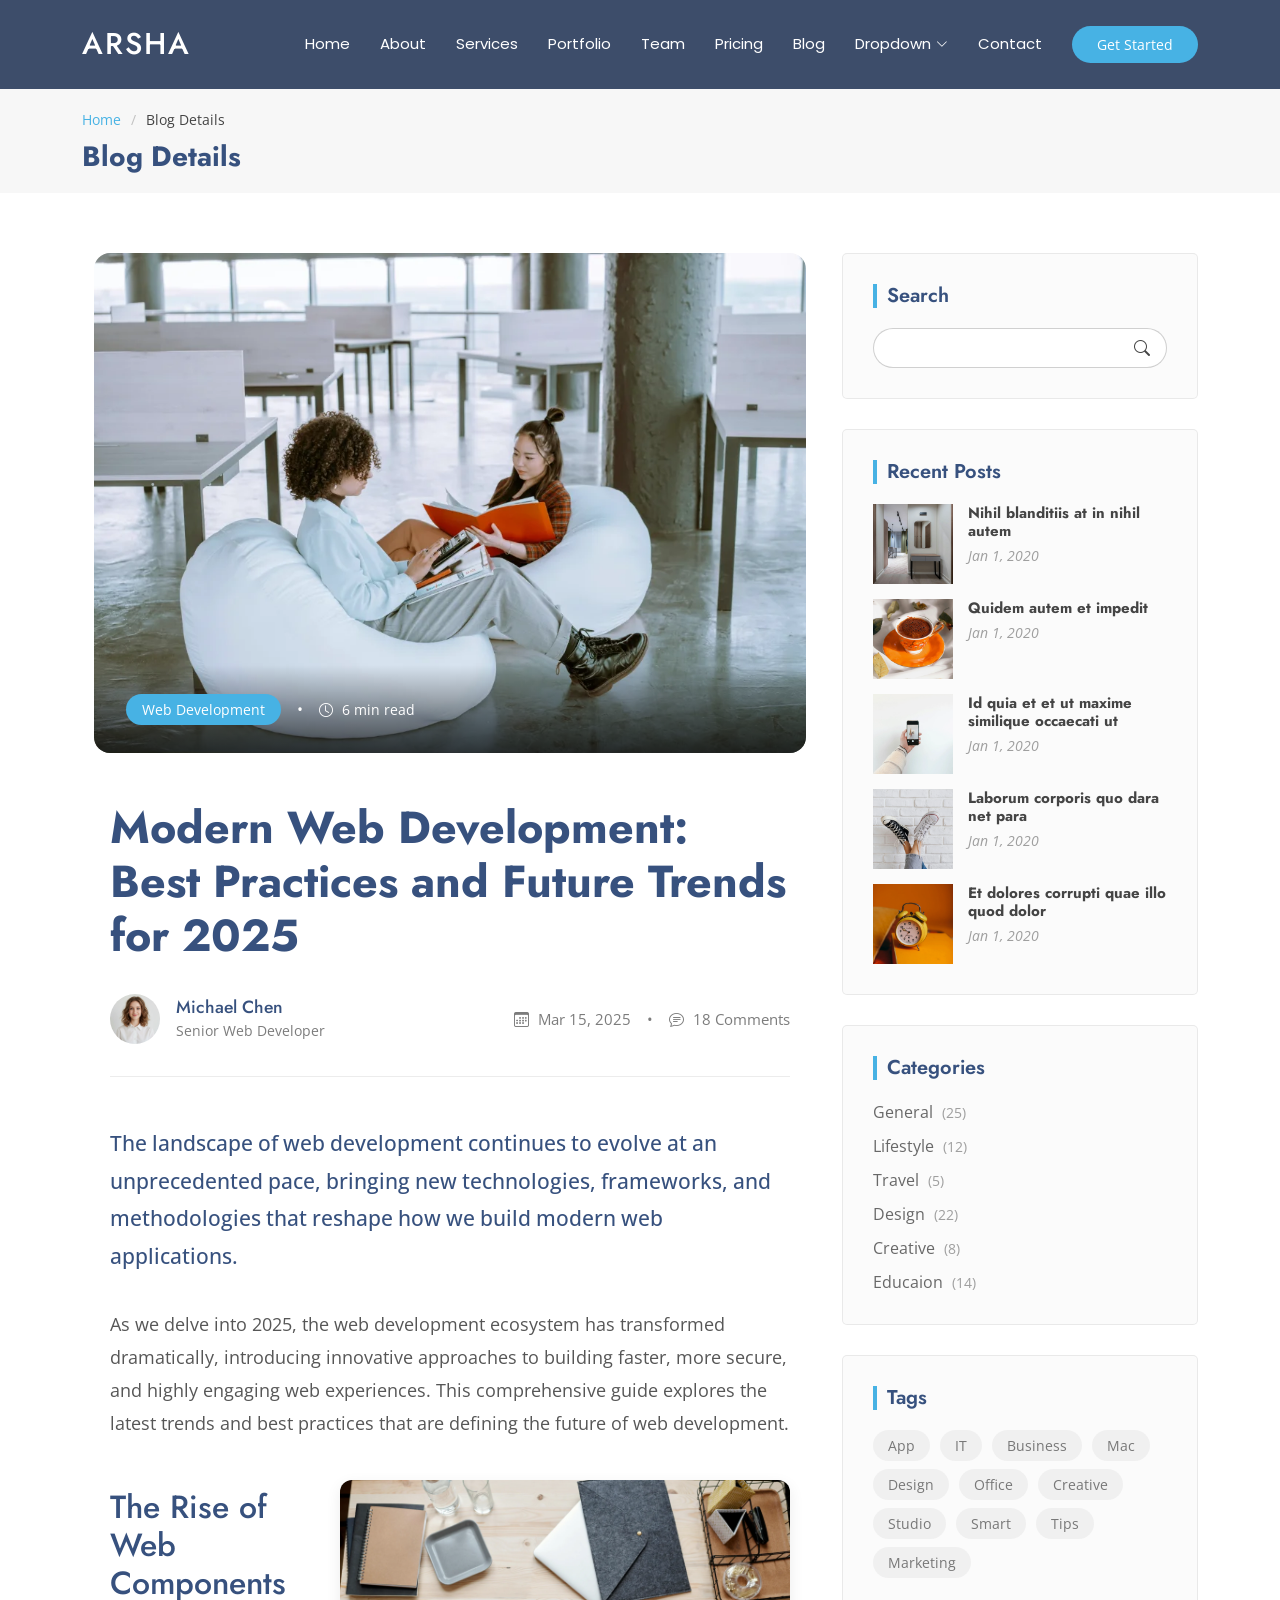
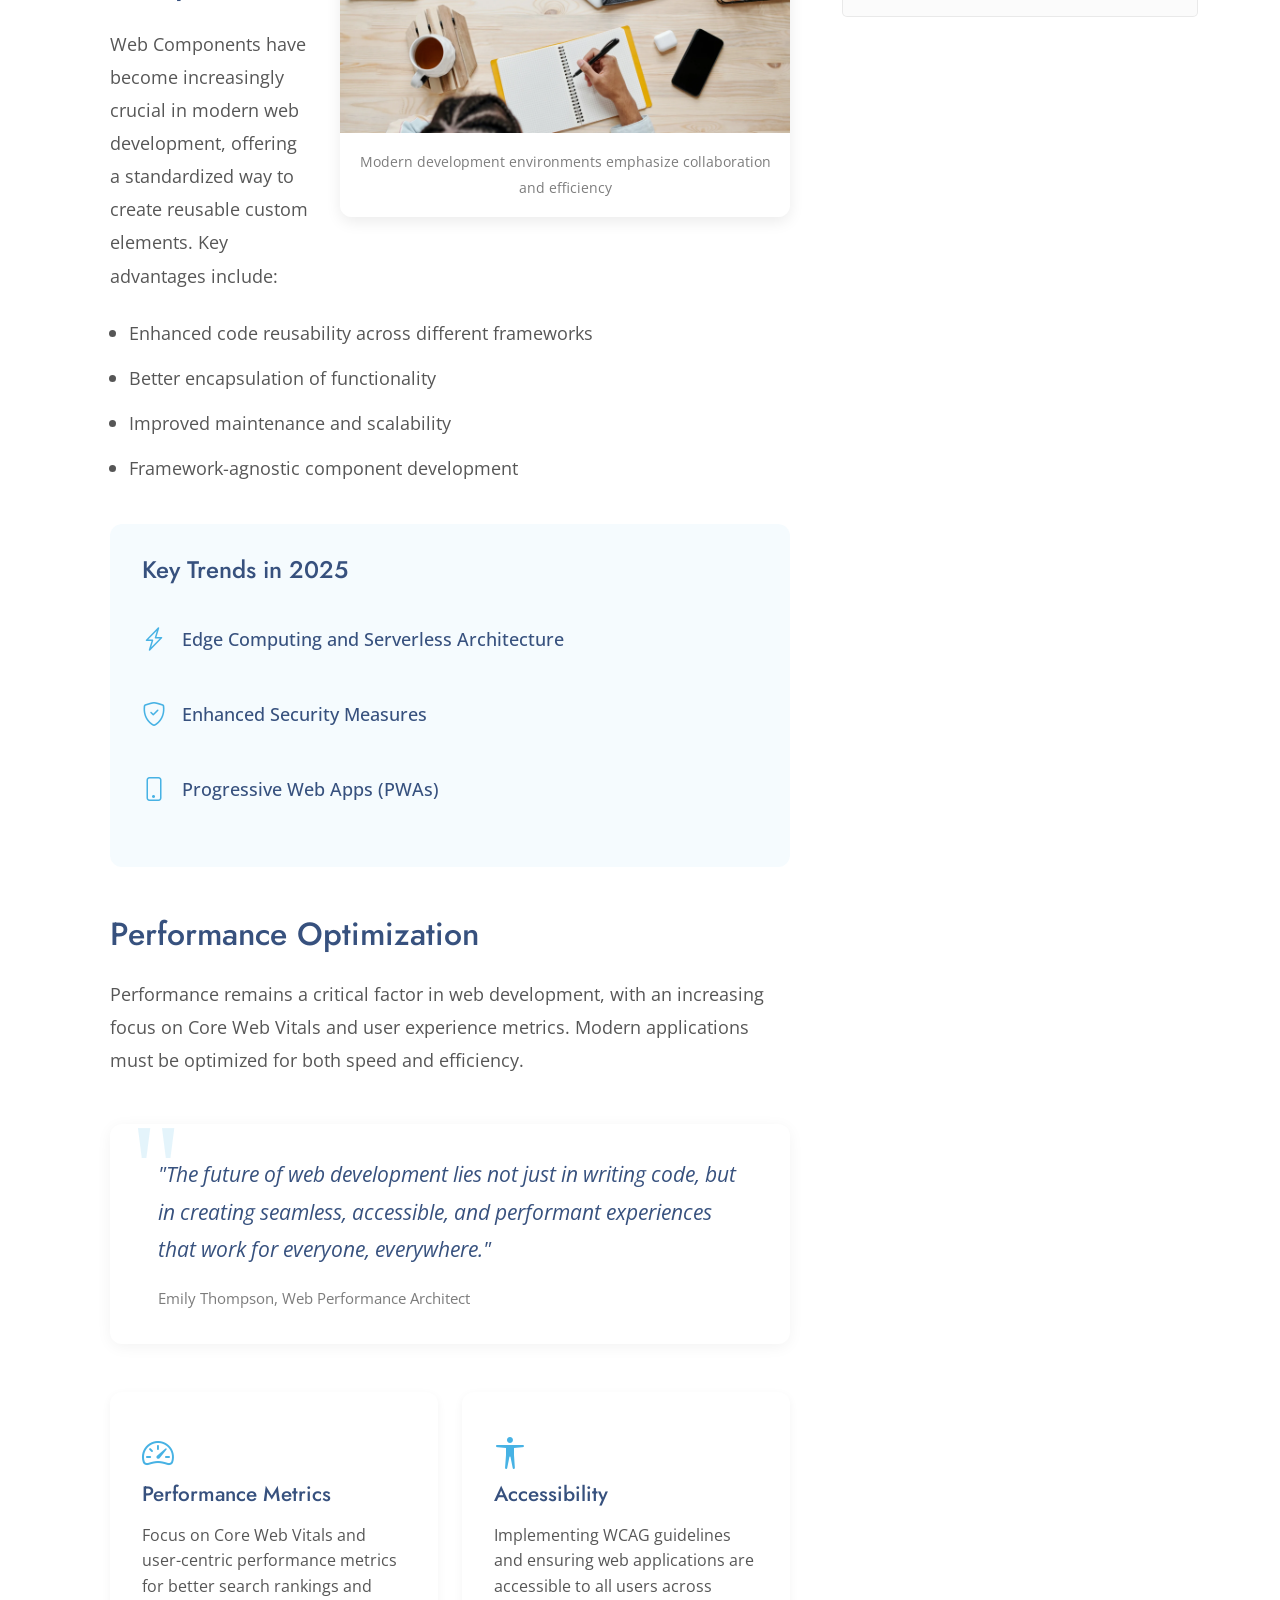
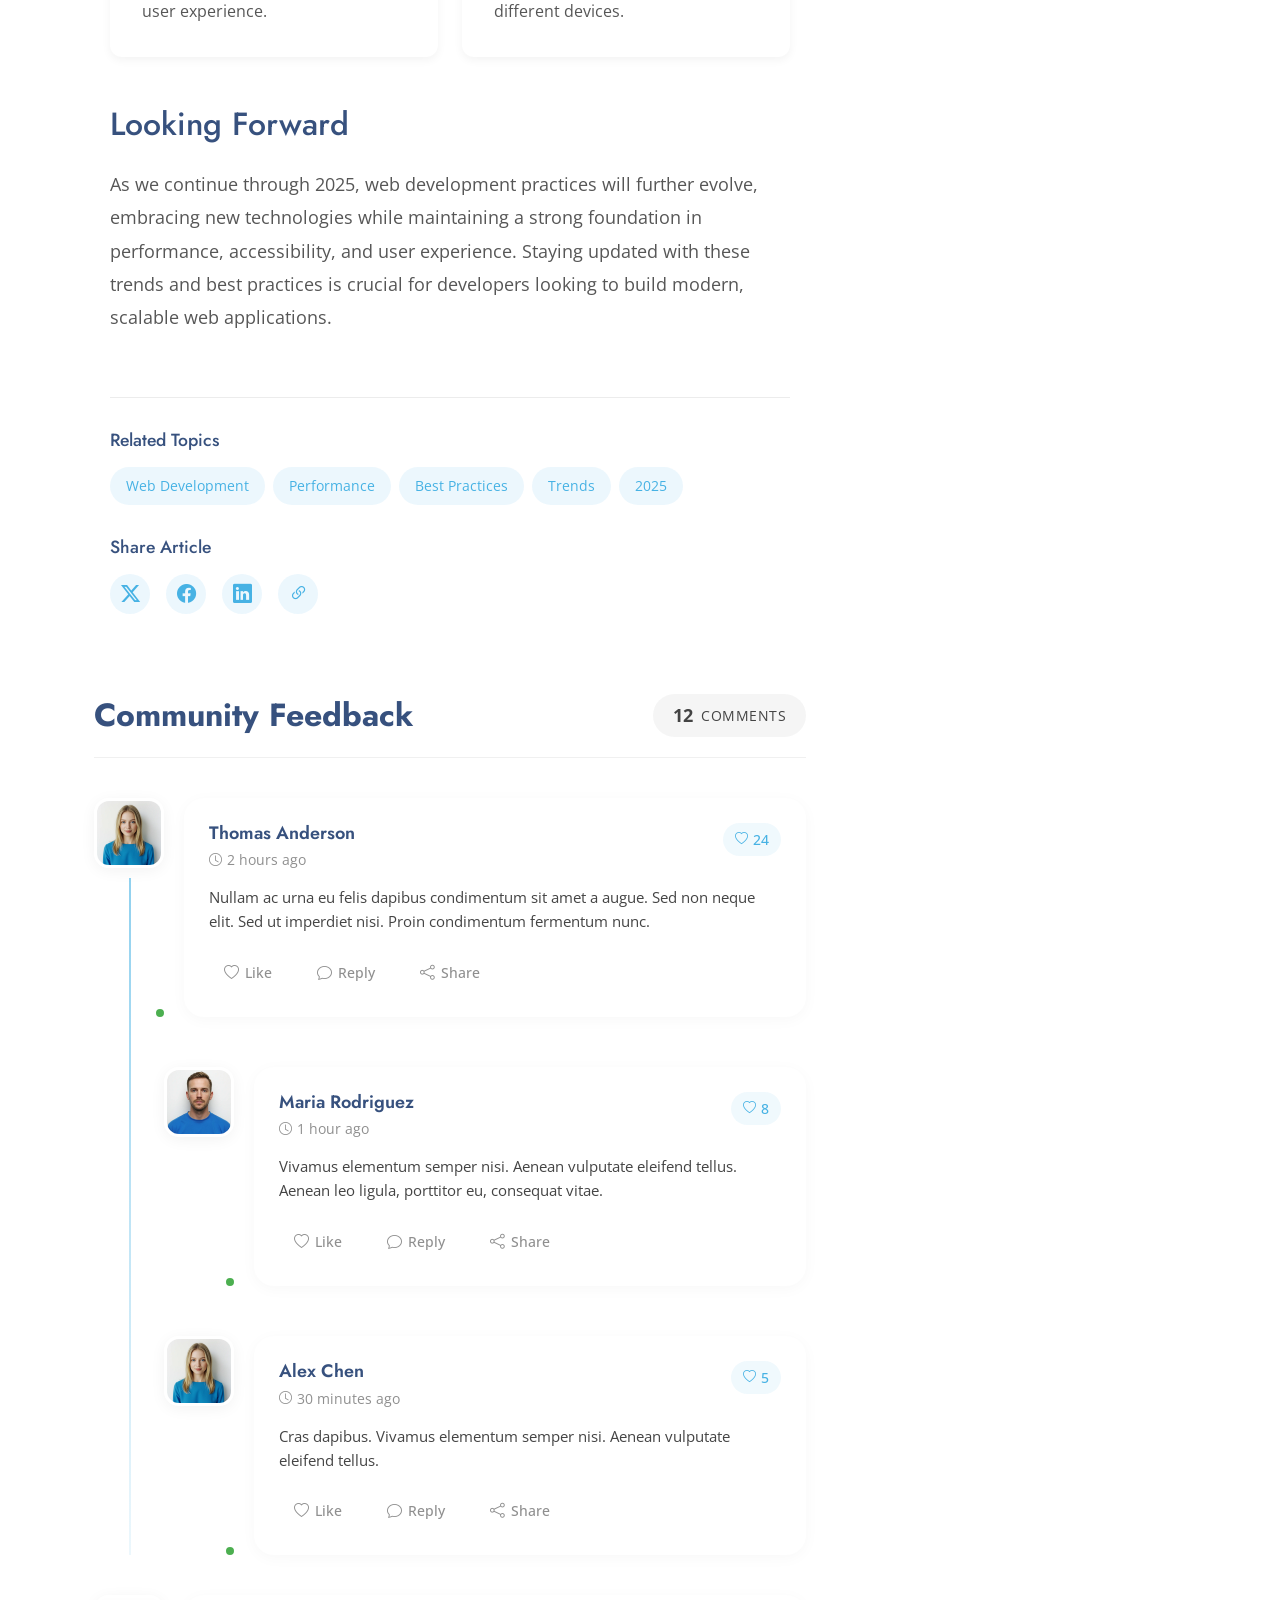
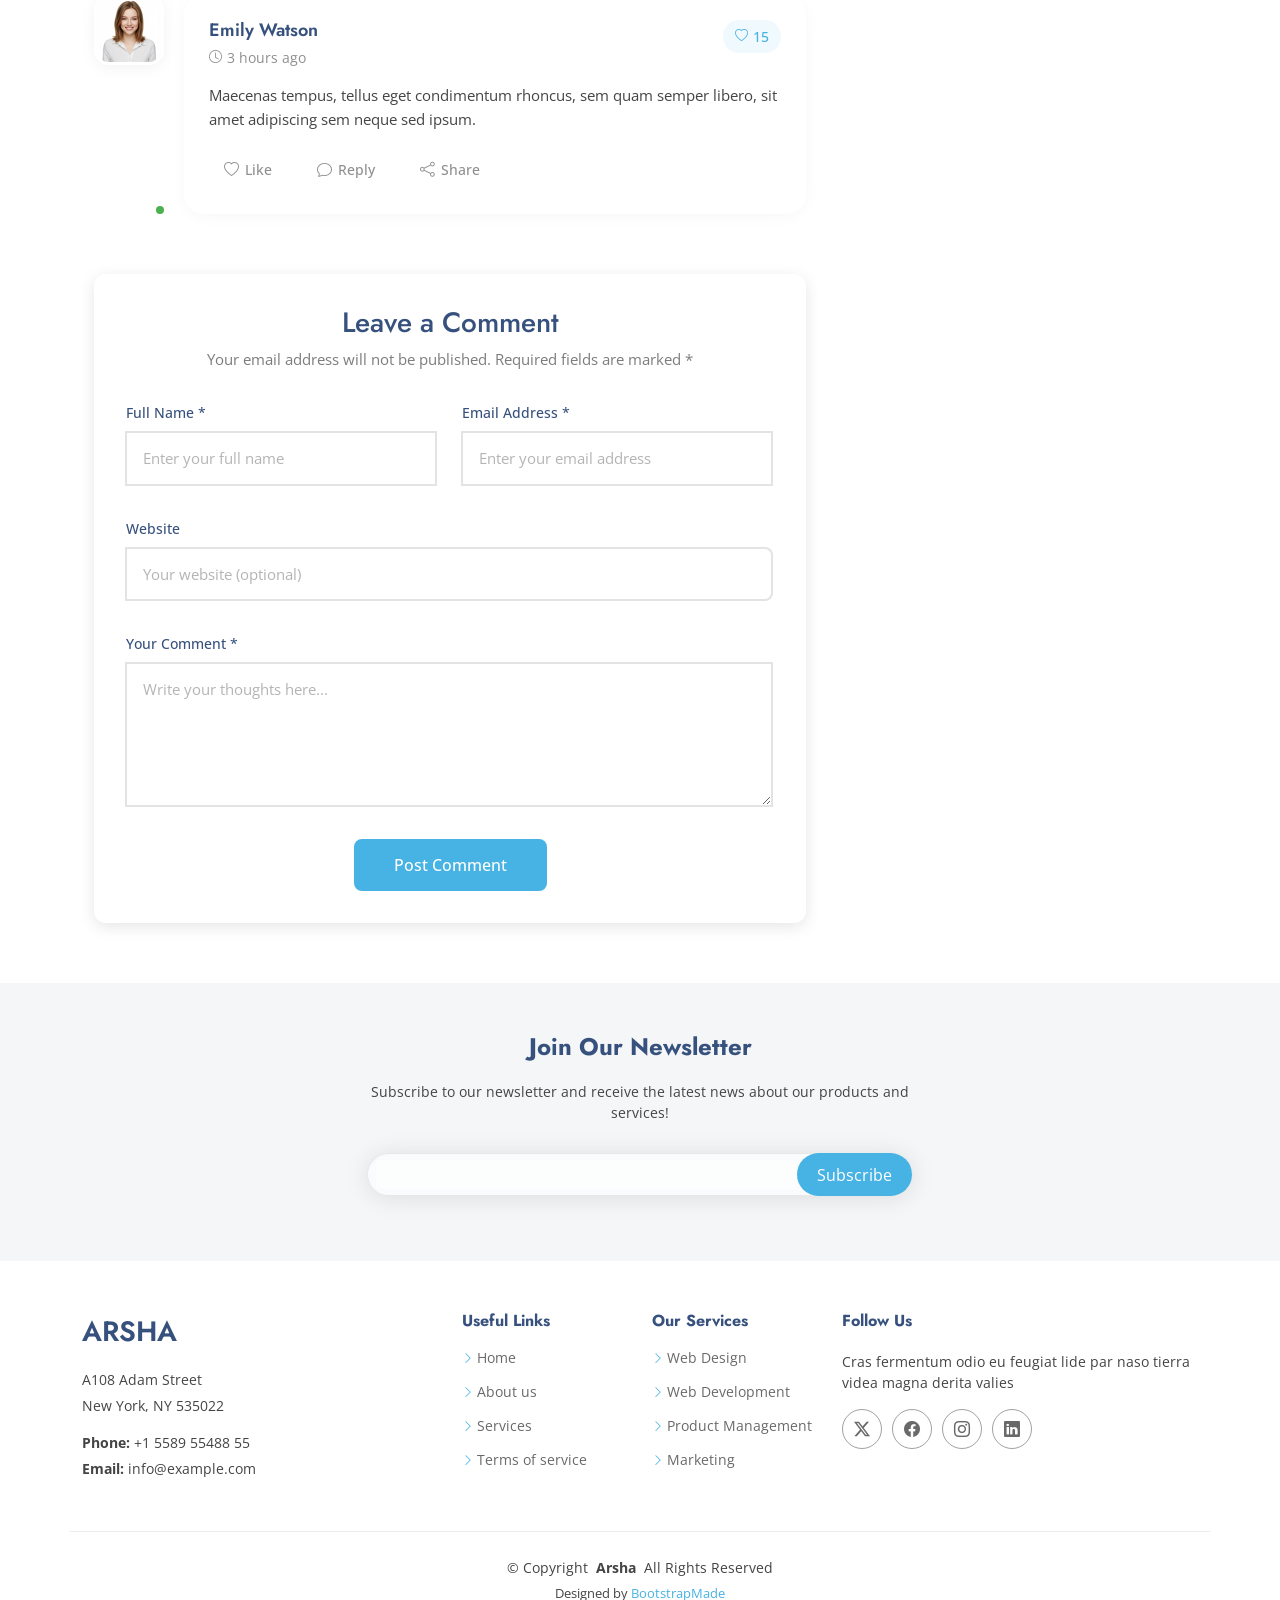
<file: blog-details.html>
<!DOCTYPE html>
<html lang="en">

<head>
  <meta charset="utf-8">
  <meta content="width=device-width, initial-scale=1.0" name="viewport">
  <title>Blog Details - Arsha Bootstrap Template</title>
  <meta name="description" content="">
  <meta name="keywords" content="">

  <!-- Favicons -->
  <link href="assets/img/favicon.png" rel="icon">
  <link href="assets/img/apple-touch-icon.png" rel="apple-touch-icon">

  <!-- Fonts -->
  <link href="https://fonts.googleapis.com" rel="preconnect">
  <link href="https://fonts.gstatic.com" rel="preconnect" crossorigin>
  <link href="https://fonts.googleapis.com/css2?family=Open+Sans:ital,wght@0,300;0,400;0,500;0,600;0,700;0,800;1,300;1,400;1,500;1,600;1,700;1,800&family=Poppins:ital,wght@0,100;0,200;0,300;0,400;0,500;0,600;0,700;0,800;0,900;1,100;1,200;1,300;1,400;1,500;1,600;1,700;1,800;1,900&family=Jost:ital,wght@0,100;0,200;0,300;0,400;0,500;0,600;0,700;0,800;0,900;1,100;1,200;1,300;1,400;1,500;1,600;1,700;1,800;1,900&display=swap" rel="stylesheet">

  <!-- Vendor CSS Files -->
  <link href="assets/vendor/bootstrap/css/bootstrap.min.css" rel="stylesheet">
  <link href="assets/vendor/bootstrap-icons/bootstrap-icons.css" rel="stylesheet">
  <link href="assets/vendor/aos/aos.css" rel="stylesheet">
  <link href="assets/vendor/glightbox/css/glightbox.min.css" rel="stylesheet">
  <link href="assets/vendor/swiper/swiper-bundle.min.css" rel="stylesheet">

  <!-- Main CSS File -->
  <link href="assets/css/main.css" rel="stylesheet">

  <!-- =======================================================
  * Template Name: Arsha
  * Template URL: https://bootstrapmade.com/arsha-free-bootstrap-html-template-corporate/
  * Updated: Feb 22 2025 with Bootstrap v5.3.3
  * Author: BootstrapMade.com
  * License: https://bootstrapmade.com/license/
  ======================================================== -->
</head>

<body class="blog-details-page">

  <header id="header" class="header d-flex align-items-center sticky-top">
    <div class="container-fluid container-xl position-relative d-flex align-items-center">

      <a href="index.html" class="logo d-flex align-items-center me-auto">
        <!-- Uncomment the line below if you also wish to use an image logo -->
        <!-- <img src="assets/img/logo.webp" alt=""> -->
        <h1 class="sitename">Arsha</h1>
      </a>

      <nav id="navmenu" class="navmenu">
        <ul>
          <li><a href="#hero">Home</a></li>
          <li><a href="#about">About</a></li>
          <li><a href="#services">Services</a></li>
          <li><a href="#portfolio">Portfolio</a></li>
          <li><a href="#team">Team</a></li>
          <li><a href="#pricing">Pricing</a></li>
          <li><a href="blog.html">Blog</a></li>
          <li class="dropdown"><a href="#"><span>Dropdown</span> <i class="bi bi-chevron-down toggle-dropdown"></i></a>
            <ul>
              <li><a href="#">Dropdown 1</a></li>
              <li class="dropdown"><a href="#"><span>Deep Dropdown</span> <i class="bi bi-chevron-down toggle-dropdown"></i></a>
                <ul>
                  <li><a href="#">Deep Dropdown 1</a></li>
                  <li><a href="#">Deep Dropdown 2</a></li>
                  <li><a href="#">Deep Dropdown 3</a></li>
                  <li><a href="#">Deep Dropdown 4</a></li>
                  <li><a href="#">Deep Dropdown 5</a></li>
                </ul>
              </li>
              <li><a href="#">Dropdown 2</a></li>
              <li><a href="#">Dropdown 3</a></li>
              <li><a href="#">Dropdown 4</a></li>
            </ul>
          </li>
          <li><a href="#contact">Contact</a></li>
        </ul>
        <i class="mobile-nav-toggle d-xl-none bi bi-list"></i>
      </nav>

      <a class="btn-getstarted" href="#about">Get Started</a>

    </div>
  </header>

  <main class="main">

    <!-- Page Title -->
    <div class="page-title" data-aos="fade">
      <div class="container">
        <nav class="breadcrumbs">
          <ol>
            <li><a href="index.html">Home</a></li>
            <li class="current">Blog Details</li>
          </ol>
        </nav>
        <h1>Blog Details</h1>
      </div>
    </div><!-- End Page Title -->

    <div class="container">
      <div class="row">

        <div class="col-lg-8">

          <!-- Blog Details Section -->
          <section id="blog-details" class="blog-details section">
            <div class="container" data-aos="fade-up">

              <article class="article">

                <div class="hero-img" data-aos="zoom-in">
                  <img src="assets/img/blog/blog-post-3.webp" alt="Featured blog image" class="img-fluid" loading="lazy">
                  <div class="meta-overlay">
                    <div class="meta-categories">
                      <a href="#" class="category">Web Development</a>
                      <span class="divider">•</span>
                      <span class="reading-time"><i class="bi bi-clock"></i> 6 min read</span>
                    </div>
                  </div>
                </div>

                <div class="article-content" data-aos="fade-up" data-aos-delay="100">
                  <div class="content-header">
                    <h1 class="title">Modern Web Development: Best Practices and Future Trends for 2025</h1>

                    <div class="author-info">
                      <div class="author-details">
                        <img src="assets/img/person/person-f-8.webp" alt="Author" class="author-img">
                        <div class="info">
                          <h4>Michael Chen</h4>
                          <span class="role">Senior Web Developer</span>
                        </div>
                      </div>
                      <div class="post-meta">
                        <span class="date"><i class="bi bi-calendar3"></i> Mar 15, 2025</span>
                        <span class="divider">•</span>
                        <span class="comments"><i class="bi bi-chat-text"></i> 18 Comments</span>
                      </div>
                    </div>
                  </div>

                  <div class="content">
                    <p class="lead">
                      The landscape of web development continues to evolve at an unprecedented pace, bringing new technologies, frameworks, and methodologies that reshape how we build modern web applications.
                    </p>

                    <p>
                      As we delve into 2025, the web development ecosystem has transformed dramatically, introducing innovative approaches to building faster, more secure, and highly engaging web experiences. This comprehensive guide explores the latest trends and best practices that are defining the future of web development.
                    </p>

                    <div class="content-image right-aligned">
                      <img src="assets/img/blog/blog-hero-2.webp" class="img-fluid" alt="Modern web development tools" loading="lazy">
                      <figcaption>Modern development environments emphasize collaboration and efficiency</figcaption>
                    </div>

                    <h2>The Rise of Web Components</h2>
                    <p>
                      Web Components have become increasingly crucial in modern web development, offering a standardized way to create reusable custom elements. Key advantages include:
                    </p>
                    <ul>
                      <li>Enhanced code reusability across different frameworks</li>
                      <li>Better encapsulation of functionality</li>
                      <li>Improved maintenance and scalability</li>
                      <li>Framework-agnostic component development</li>
                    </ul>

                    <div class="highlight-box">
                      <h3>Key Trends in 2025</h3>
                      <ul class="trend-list">
                        <li>
                          <i class="bi bi-lightning-charge"></i>
                          <span>Edge Computing and Serverless Architecture</span>
                        </li>
                        <li>
                          <i class="bi bi-shield-check"></i>
                          <span>Enhanced Security Measures</span>
                        </li>
                        <li>
                          <i class="bi bi-phone"></i>
                          <span>Progressive Web Apps (PWAs)</span>
                        </li>
                      </ul>
                    </div>

                    <h2>Performance Optimization</h2>
                    <p>
                      Performance remains a critical factor in web development, with an increasing focus on Core Web Vitals and user experience metrics. Modern applications must be optimized for both speed and efficiency.
                    </p>

                    <blockquote>
                      <p>
                        "The future of web development lies not just in writing code, but in creating seamless, accessible, and performant experiences that work for everyone, everywhere."
                      </p>
                      <cite>Emily Thompson, Web Performance Architect</cite>
                    </blockquote>

                    <div class="content-grid">
                      <div class="row g-4">
                        <div class="col-md-6">
                          <div class="info-card">
                            <i class="bi bi-speedometer2"></i>
                            <h4>Performance Metrics</h4>
                            <p>Focus on Core Web Vitals and user-centric performance metrics for better search rankings and user experience.</p>
                          </div>
                        </div>
                        <div class="col-md-6">
                          <div class="info-card">
                            <i class="bi bi-universal-access"></i>
                            <h4>Accessibility</h4>
                            <p>Implementing WCAG guidelines and ensuring web applications are accessible to all users across different devices.</p>
                          </div>
                        </div>
                      </div>
                    </div>

                    <h2>Looking Forward</h2>
                    <p>
                      As we continue through 2025, web development practices will further evolve, embracing new technologies while maintaining a strong foundation in performance, accessibility, and user experience. Staying updated with these trends and best practices is crucial for developers looking to build modern, scalable web applications.
                    </p>
                  </div>

                  <div class="meta-bottom">
                    <div class="tags-section">
                      <h4>Related Topics</h4>
                      <div class="tags">
                        <a href="#" class="tag">Web Development</a>
                        <a href="#" class="tag">Performance</a>
                        <a href="#" class="tag">Best Practices</a>
                        <a href="#" class="tag">Trends</a>
                        <a href="#" class="tag">2025</a>
                      </div>
                    </div>

                    <div class="share-section">
                      <h4>Share Article</h4>
                      <div class="social-links">
                        <a href="#" class="twitter"><i class="bi bi-twitter-x"></i></a>
                        <a href="#" class="facebook"><i class="bi bi-facebook"></i></a>
                        <a href="#" class="linkedin"><i class="bi bi-linkedin"></i></a>
                        <a href="#" class="copy-link" title="Copy Link"><i class="bi bi-link-45deg"></i></a>
                      </div>
                    </div>
                  </div>
                </div>

              </article>

            </div>
          </section><!-- /Blog Details Section -->

          <!-- Blog Comments Section -->
          <section id="blog-comments" class="blog-comments section">

            <div class="container" data-aos="fade-up" data-aos-delay="100">

              <div class="blog-comments-4">
                <div class="comments-header">
                  <h3 class="title">Community Feedback</h3>
                  <div class="comments-stats">
                    <span class="count">12</span>
                    <span class="label">Comments</span>
                  </div>
                </div>

                <div class="comments-container">
                  <!-- Comment #1 -->
                  <div class="comment-thread">
                    <div class="comment-box">
                      <div class="comment-wrapper">
                        <div class="avatar-wrapper">
                          <img src="assets/img/person/person-f-9.webp" alt="Avatar" loading="lazy">
                          <span class="status-indicator"></span>
                        </div>

                        <div class="comment-content">
                          <div class="comment-header">
                            <div class="user-info">
                              <h4>Thomas Anderson</h4>
                              <span class="time-badge">
                                <i class="bi bi-clock"></i>
                                2 hours ago
                              </span>
                            </div>
                            <div class="engagement">
                              <span class="likes">
                                <i class="bi bi-heart"></i>
                                24
                              </span>
                            </div>
                          </div>

                          <div class="comment-body">
                            <p>Nullam ac urna eu felis dapibus condimentum sit amet a augue. Sed non neque elit. Sed ut imperdiet nisi. Proin condimentum fermentum nunc.</p>
                          </div>

                          <div class="comment-actions">
                            <button class="action-btn like-btn" aria-label="Like comment">
                              <i class="bi bi-heart"></i>
                              <span>Like</span>
                            </button>
                            <button class="action-btn reply-btn" aria-label="Reply to comment">
                              <i class="bi bi-chat"></i>
                              <span>Reply</span>
                            </button>
                            <button class="action-btn share-btn" aria-label="Share comment">
                              <i class="bi bi-share"></i>
                              <span>Share</span>
                            </button>
                          </div>
                        </div>
                      </div>
                    </div>

                    <!-- Replies Container -->
                    <div class="replies-container">
                      <!-- Reply #1 -->
                      <div class="comment-box reply">
                        <div class="comment-wrapper">
                          <div class="avatar-wrapper">
                            <img src="assets/img/person/person-m-9.webp" alt="Avatar" loading="lazy">
                            <span class="status-indicator"></span>
                          </div>

                          <div class="comment-content">
                            <div class="comment-header">
                              <div class="user-info">
                                <h4>Maria Rodriguez</h4>
                                <span class="time-badge">
                                  <i class="bi bi-clock"></i>
                                  1 hour ago
                                </span>
                              </div>
                              <div class="engagement">
                                <span class="likes">
                                  <i class="bi bi-heart"></i>
                                  8
                                </span>
                              </div>
                            </div>

                            <div class="comment-body">
                              <p>Vivamus elementum semper nisi. Aenean vulputate eleifend tellus. Aenean leo ligula, porttitor eu, consequat vitae.</p>
                            </div>

                            <div class="comment-actions">
                              <button class="action-btn like-btn" aria-label="Like comment">
                                <i class="bi bi-heart"></i>
                                <span>Like</span>
                              </button>
                              <button class="action-btn reply-btn" aria-label="Reply to comment">
                                <i class="bi bi-chat"></i>
                                <span>Reply</span>
                              </button>
                              <button class="action-btn share-btn" aria-label="Share comment">
                                <i class="bi bi-share"></i>
                                <span>Share</span>
                              </button>
                            </div>
                          </div>
                        </div>
                      </div>

                      <!-- Reply #2 -->
                      <div class="comment-box reply">
                        <div class="comment-wrapper">
                          <div class="avatar-wrapper">
                            <img src="assets/img/person/person-f-9.webp" alt="Avatar" loading="lazy">
                            <span class="status-indicator"></span>
                          </div>

                          <div class="comment-content">
                            <div class="comment-header">
                              <div class="user-info">
                                <h4>Alex Chen</h4>
                                <span class="time-badge">
                                  <i class="bi bi-clock"></i>
                                  30 minutes ago
                                </span>
                              </div>
                              <div class="engagement">
                                <span class="likes">
                                  <i class="bi bi-heart"></i>
                                  5
                                </span>
                              </div>
                            </div>

                            <div class="comment-body">
                              <p>Cras dapibus. Vivamus elementum semper nisi. Aenean vulputate eleifend tellus.</p>
                            </div>

                            <div class="comment-actions">
                              <button class="action-btn like-btn" aria-label="Like comment">
                                <i class="bi bi-heart"></i>
                                <span>Like</span>
                              </button>
                              <button class="action-btn reply-btn" aria-label="Reply to comment">
                                <i class="bi bi-chat"></i>
                                <span>Reply</span>
                              </button>
                              <button class="action-btn share-btn" aria-label="Share comment">
                                <i class="bi bi-share"></i>
                                <span>Share</span>
                              </button>
                            </div>
                          </div>
                        </div>
                      </div>
                    </div>
                  </div>

                  <!-- Comment #2 -->
                  <div class="comment-thread">
                    <div class="comment-box">
                      <div class="comment-wrapper">
                        <div class="avatar-wrapper">
                          <img src="assets/img/person/person-f-7.webp" alt="Avatar" loading="lazy">
                          <span class="status-indicator"></span>
                        </div>

                        <div class="comment-content">
                          <div class="comment-header">
                            <div class="user-info">
                              <h4>Emily Watson</h4>
                              <span class="time-badge">
                                <i class="bi bi-clock"></i>
                                3 hours ago
                              </span>
                            </div>
                            <div class="engagement">
                              <span class="likes">
                                <i class="bi bi-heart"></i>
                                15
                              </span>
                            </div>
                          </div>

                          <div class="comment-body">
                            <p>Maecenas tempus, tellus eget condimentum rhoncus, sem quam semper libero, sit amet adipiscing sem neque sed ipsum.</p>
                          </div>

                          <div class="comment-actions">
                            <button class="action-btn like-btn" aria-label="Like comment">
                              <i class="bi bi-heart"></i>
                              <span>Like</span>
                            </button>
                            <button class="action-btn reply-btn" aria-label="Reply to comment">
                              <i class="bi bi-chat"></i>
                              <span>Reply</span>
                            </button>
                            <button class="action-btn share-btn" aria-label="Share comment">
                              <i class="bi bi-share"></i>
                              <span>Share</span>
                            </button>
                          </div>
                        </div>
                      </div>
                    </div>
                  </div>
                </div>
              </div>

            </div>

          </section><!-- /Blog Comments Section -->

          <!-- Blog Comment Form Section -->
          <section id="blog-comment-form" class="blog-comment-form section">

            <div class="container" data-aos="fade-up" data-aos-delay="100">

              <form method="post" role="form">

                <div class="form-header">
                  <h3>Leave a Comment</h3>
                  <p>Your email address will not be published. Required fields are marked *</p>
                </div>

                <div class="row gy-3">
                  <div class="col-md-6">
                    <div class="input-group">
                      <label for="name">Full Name *</label>
                      <input type="text" name="name" id="name" placeholder="Enter your full name" required="">
                      <span class="error-text">Please enter your name</span>
                    </div>
                  </div>

                  <div class="col-md-6">
                    <div class="input-group">
                      <label for="email">Email Address *</label>
                      <input type="email" name="email" id="email" placeholder="Enter your email address" required="">
                      <span class="error-text">Please enter a valid email address</span>
                    </div>
                  </div>

                  <div class="col-12">
                    <div class="input-group">
                      <label for="website">Website</label>
                      <input type="url" name="website" id="website" placeholder="Your website (optional)">
                    </div>
                  </div>

                  <div class="col-12">
                    <div class="input-group">
                      <label for="comment">Your Comment *</label>
                      <textarea name="comment" id="comment" rows="5" placeholder="Write your thoughts here..." required=""></textarea>
                      <span class="error-text">Please enter your comment</span>
                    </div>
                  </div>

                  <div class="col-12 text-center">
                    <button type="submit">Post Comment</button>
                  </div>
                </div>

              </form>

            </div>

          </section><!-- /Blog Comment Form Section -->

        </div>

        <div class="col-lg-4 sidebar">

          <div class="widgets-container" data-aos="fade-up" data-aos-delay="200">

            <!-- Search Widget -->
            <div class="search-widget widget-item">

              <h3 class="widget-title">Search</h3>
              <form action="">
                <input type="text">
                <button type="submit" title="Search"><i class="bi bi-search"></i></button>
              </form>

            </div><!--/Search Widget -->

            <!-- Recent Posts Widget -->
            <div class="recent-posts-widget widget-item">

              <h3 class="widget-title">Recent Posts</h3>

              <div class="post-item">
                <img src="assets/img/blog/blog-post-square-1.webp" alt="" class="flex-shrink-0">
                <div>
                  <h4><a href="blog-details.html">Nihil blanditiis at in nihil autem</a></h4>
                  <time datetime="2020-01-01">Jan 1, 2020</time>
                </div>
              </div><!-- End recent post item-->

              <div class="post-item">
                <img src="assets/img/blog/blog-post-square-2.webp" alt="" class="flex-shrink-0">
                <div>
                  <h4><a href="blog-details.html">Quidem autem et impedit</a></h4>
                  <time datetime="2020-01-01">Jan 1, 2020</time>
                </div>
              </div><!-- End recent post item-->

              <div class="post-item">
                <img src="assets/img/blog/blog-post-square-3.webp" alt="" class="flex-shrink-0">
                <div>
                  <h4><a href="blog-details.html">Id quia et et ut maxime similique occaecati ut</a></h4>
                  <time datetime="2020-01-01">Jan 1, 2020</time>
                </div>
              </div><!-- End recent post item-->

              <div class="post-item">
                <img src="assets/img/blog/blog-post-square-4.webp" alt="" class="flex-shrink-0">
                <div>
                  <h4><a href="blog-details.html">Laborum corporis quo dara net para</a></h4>
                  <time datetime="2020-01-01">Jan 1, 2020</time>
                </div>
              </div><!-- End recent post item-->

              <div class="post-item">
                <img src="assets/img/blog/blog-post-square-5.webp" alt="" class="flex-shrink-0">
                <div>
                  <h4><a href="blog-details.html">Et dolores corrupti quae illo quod dolor</a></h4>
                  <time datetime="2020-01-01">Jan 1, 2020</time>
                </div>
              </div><!-- End recent post item-->

            </div><!--/Recent Posts Widget -->

            <!-- Categories Widget -->
            <div class="categories-widget widget-item">

              <h3 class="widget-title">Categories</h3>
              <ul class="mt-3">
                <li><a href="#">General <span>(25)</span></a></li>
                <li><a href="#">Lifestyle <span>(12)</span></a></li>
                <li><a href="#">Travel <span>(5)</span></a></li>
                <li><a href="#">Design <span>(22)</span></a></li>
                <li><a href="#">Creative <span>(8)</span></a></li>
                <li><a href="#">Educaion <span>(14)</span></a></li>
              </ul>

            </div><!--/Categories Widget -->

            <!-- Tags Widget -->
            <div class="tags-widget widget-item">

              <h3 class="widget-title">Tags</h3>
              <ul>
                <li><a href="#">App</a></li>
                <li><a href="#">IT</a></li>
                <li><a href="#">Business</a></li>
                <li><a href="#">Mac</a></li>
                <li><a href="#">Design</a></li>
                <li><a href="#">Office</a></li>
                <li><a href="#">Creative</a></li>
                <li><a href="#">Studio</a></li>
                <li><a href="#">Smart</a></li>
                <li><a href="#">Tips</a></li>
                <li><a href="#">Marketing</a></li>
              </ul>

            </div><!--/Tags Widget -->

          </div>

        </div>

      </div>
    </div>

  </main>

  <footer id="footer" class="footer">

    <div class="footer-newsletter">
      <div class="container">
        <div class="row justify-content-center text-center">
          <div class="col-lg-6">
            <h4>Join Our Newsletter</h4>
            <p>Subscribe to our newsletter and receive the latest news about our products and services!</p>
            <form action="forms/newsletter.php" method="post" class="php-email-form">
              <div class="newsletter-form"><input type="email" name="email"><input type="submit" value="Subscribe"></div>
              <div class="loading">Loading</div>
              <div class="error-message"></div>
              <div class="sent-message">Your subscription request has been sent. Thank you!</div>
            </form>
          </div>
        </div>
      </div>
    </div>

    <div class="container footer-top">
      <div class="row gy-4">
        <div class="col-lg-4 col-md-6 footer-about">
          <a href="index.html" class="d-flex align-items-center">
            <span class="sitename">Arsha</span>
          </a>
          <div class="footer-contact pt-3">
            <p>A108 Adam Street</p>
            <p>New York, NY 535022</p>
            <p class="mt-3"><strong>Phone:</strong> <span>+1 5589 55488 55</span></p>
            <p><strong>Email:</strong> <span>info@example.com</span></p>
          </div>
        </div>

        <div class="col-lg-2 col-md-3 footer-links">
          <h4>Useful Links</h4>
          <ul>
            <li><i class="bi bi-chevron-right"></i> <a href="#">Home</a></li>
            <li><i class="bi bi-chevron-right"></i> <a href="#">About us</a></li>
            <li><i class="bi bi-chevron-right"></i> <a href="#">Services</a></li>
            <li><i class="bi bi-chevron-right"></i> <a href="#">Terms of service</a></li>
          </ul>
        </div>

        <div class="col-lg-2 col-md-3 footer-links">
          <h4>Our Services</h4>
          <ul>
            <li><i class="bi bi-chevron-right"></i> <a href="#">Web Design</a></li>
            <li><i class="bi bi-chevron-right"></i> <a href="#">Web Development</a></li>
            <li><i class="bi bi-chevron-right"></i> <a href="#">Product Management</a></li>
            <li><i class="bi bi-chevron-right"></i> <a href="#">Marketing</a></li>
          </ul>
        </div>

        <div class="col-lg-4 col-md-12">
          <h4>Follow Us</h4>
          <p>Cras fermentum odio eu feugiat lide par naso tierra videa magna derita valies</p>
          <div class="social-links d-flex">
            <a href=""><i class="bi bi-twitter-x"></i></a>
            <a href=""><i class="bi bi-facebook"></i></a>
            <a href=""><i class="bi bi-instagram"></i></a>
            <a href=""><i class="bi bi-linkedin"></i></a>
          </div>
        </div>

      </div>
    </div>

    <div class="container copyright text-center mt-4">
      <p>© <span>Copyright</span> <strong class="px-1 sitename">Arsha</strong> <span>All Rights Reserved</span></p>
      <div class="credits">
        <!-- All the links in the footer should remain intact. -->
        <!-- You can delete the links only if you've purchased the pro version. -->
        <!-- Licensing information: https://bootstrapmade.com/license/ -->
        <!-- Purchase the pro version with working PHP/AJAX contact form: [buy-url] -->
        Designed by <a href="https://bootstrapmade.com/">BootstrapMade</a>
      </div>
    </div>

  </footer>

  <!-- Scroll Top -->
  <a href="#" id="scroll-top" class="scroll-top d-flex align-items-center justify-content-center"><i class="bi bi-arrow-up-short"></i></a>

  <!-- Preloader -->
  <div id="preloader"></div>

  <!-- Vendor JS Files -->
  <script src="assets/vendor/bootstrap/js/bootstrap.bundle.min.js"></script>
  <script src="assets/vendor/php-email-form/validate.js"></script>
  <script src="assets/vendor/aos/aos.js"></script>
  <script src="assets/vendor/glightbox/js/glightbox.min.js"></script>
  <script src="assets/vendor/swiper/swiper-bundle.min.js"></script>
  <script src="assets/vendor/waypoints/noframework.waypoints.js"></script>
  <script src="assets/vendor/imagesloaded/imagesloaded.pkgd.min.js"></script>
  <script src="assets/vendor/isotope-layout/isotope.pkgd.min.js"></script>

  <!-- Main JS File -->
  <script src="assets/js/main.js"></script>

</body>

</html>
</file>
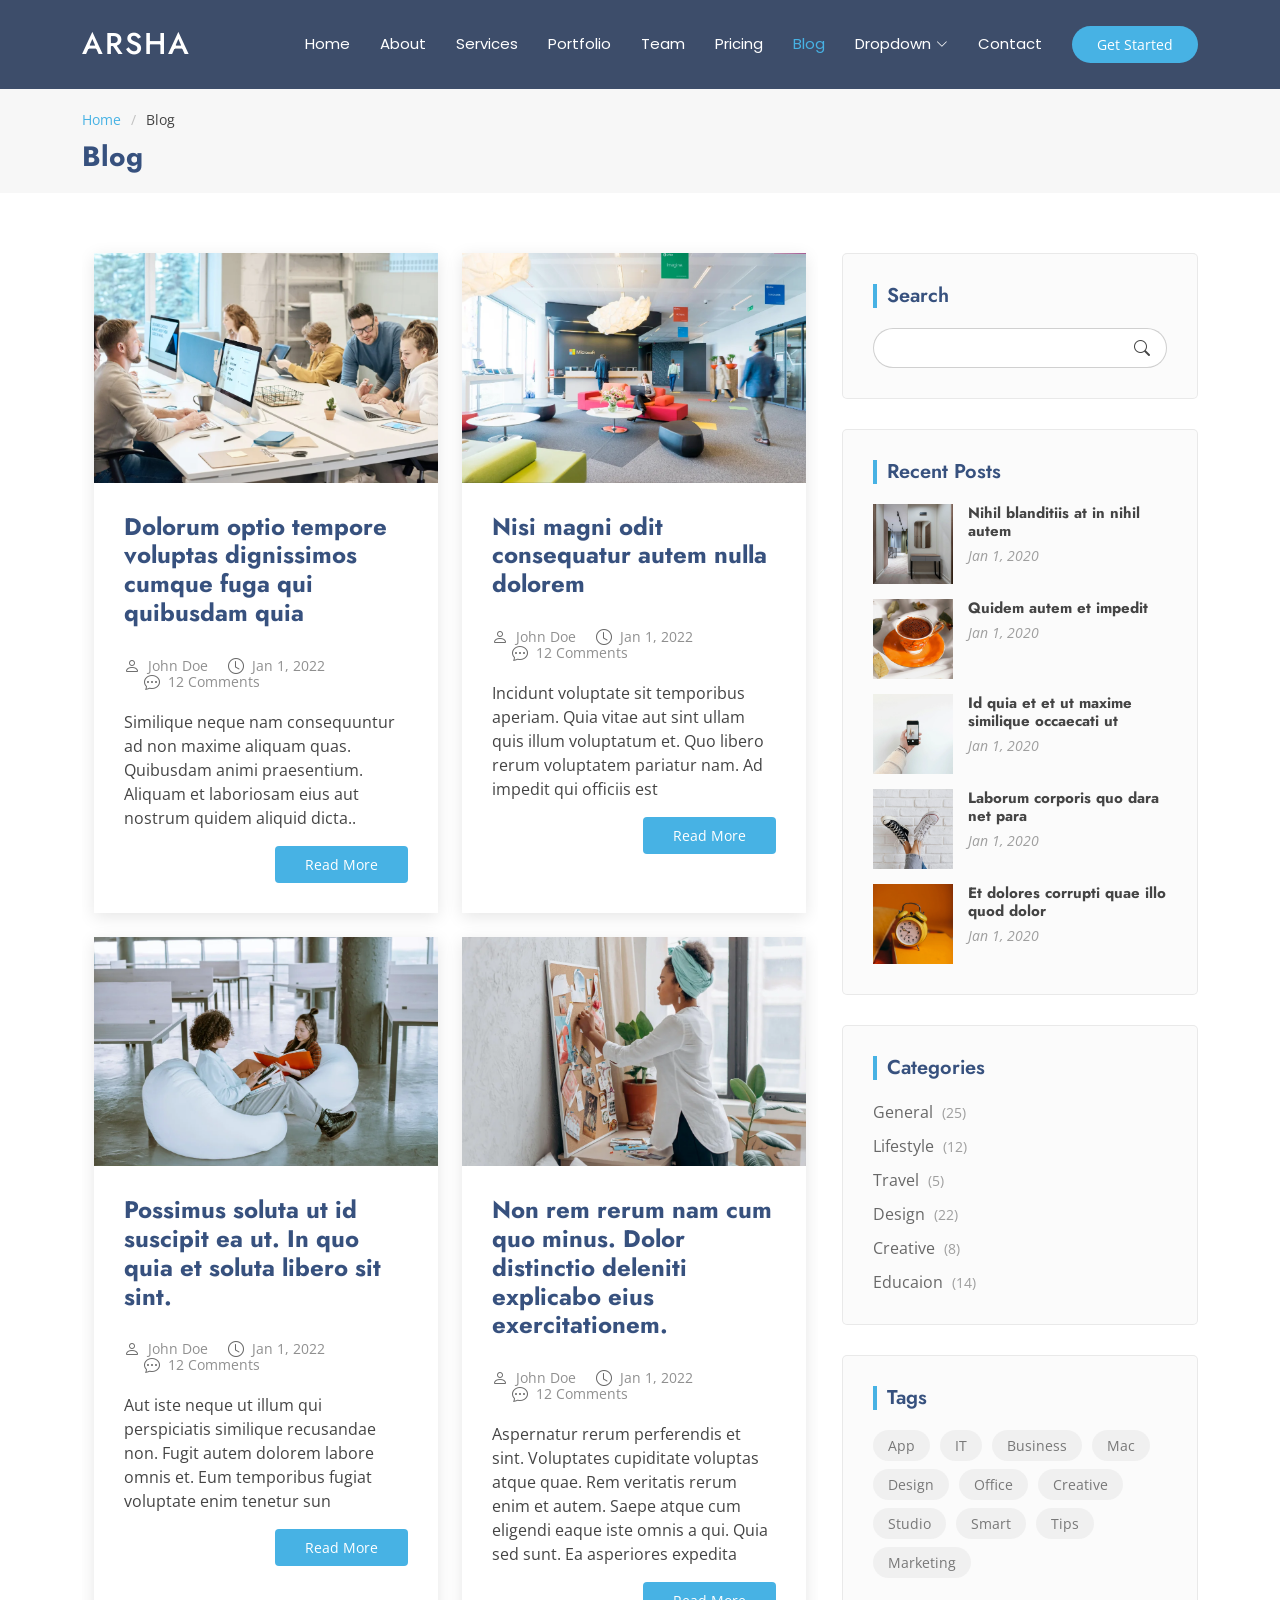
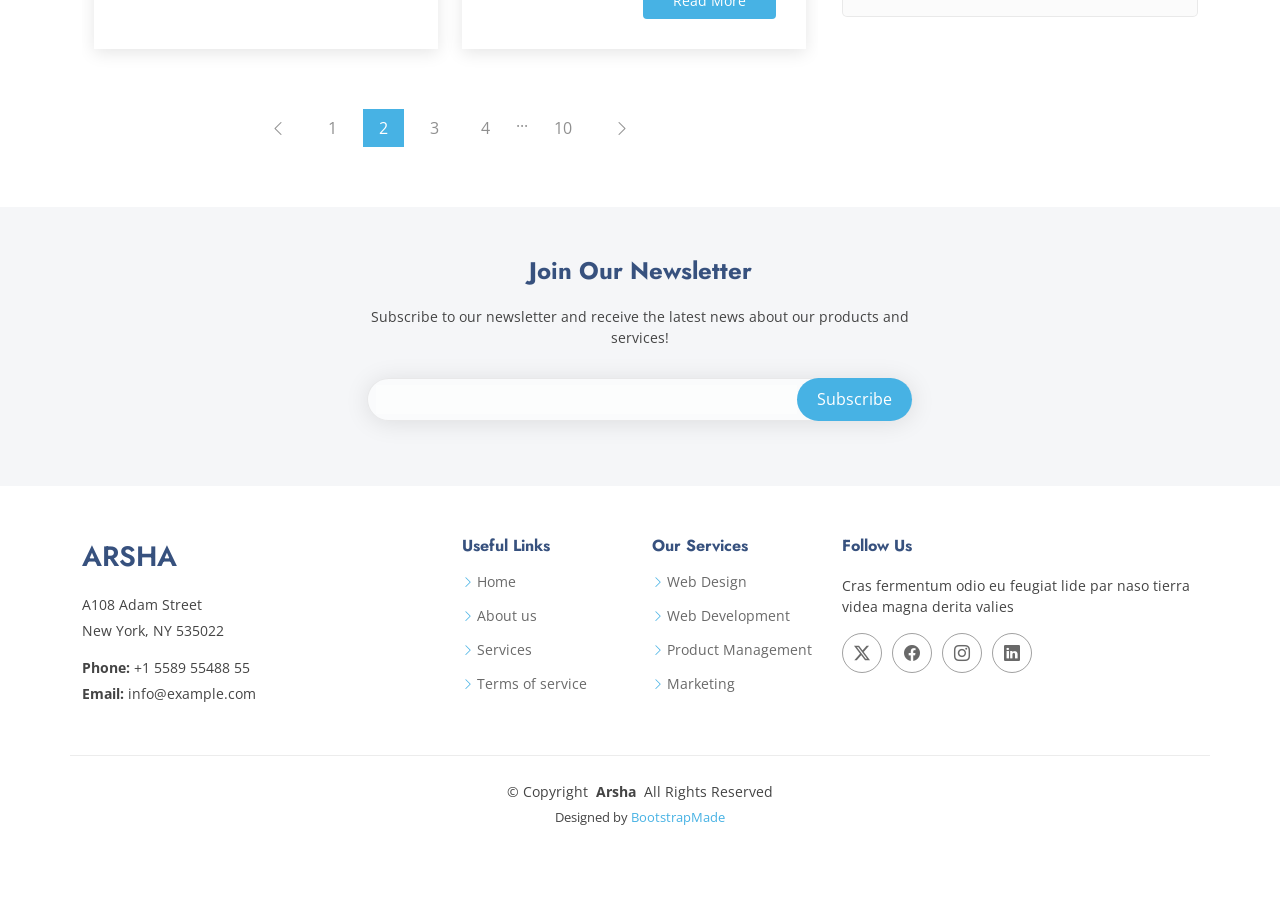
<file: blog.html>
<!DOCTYPE html>
<html lang="en">

<head>
  <meta charset="utf-8">
  <meta content="width=device-width, initial-scale=1.0" name="viewport">
  <title>Blog - Arsha Bootstrap Template</title>
  <meta name="description" content="">
  <meta name="keywords" content="">

  <!-- Favicons -->
  <link href="assets/img/favicon.png" rel="icon">
  <link href="assets/img/apple-touch-icon.png" rel="apple-touch-icon">

  <!-- Fonts -->
  <link href="https://fonts.googleapis.com" rel="preconnect">
  <link href="https://fonts.gstatic.com" rel="preconnect" crossorigin>
  <link href="https://fonts.googleapis.com/css2?family=Open+Sans:ital,wght@0,300;0,400;0,500;0,600;0,700;0,800;1,300;1,400;1,500;1,600;1,700;1,800&family=Poppins:ital,wght@0,100;0,200;0,300;0,400;0,500;0,600;0,700;0,800;0,900;1,100;1,200;1,300;1,400;1,500;1,600;1,700;1,800;1,900&family=Jost:ital,wght@0,100;0,200;0,300;0,400;0,500;0,600;0,700;0,800;0,900;1,100;1,200;1,300;1,400;1,500;1,600;1,700;1,800;1,900&display=swap" rel="stylesheet">

  <!-- Vendor CSS Files -->
  <link href="assets/vendor/bootstrap/css/bootstrap.min.css" rel="stylesheet">
  <link href="assets/vendor/bootstrap-icons/bootstrap-icons.css" rel="stylesheet">
  <link href="assets/vendor/aos/aos.css" rel="stylesheet">
  <link href="assets/vendor/glightbox/css/glightbox.min.css" rel="stylesheet">
  <link href="assets/vendor/swiper/swiper-bundle.min.css" rel="stylesheet">

  <!-- Main CSS File -->
  <link href="assets/css/main.css" rel="stylesheet">

  <!-- =======================================================
  * Template Name: Arsha
  * Template URL: https://bootstrapmade.com/arsha-free-bootstrap-html-template-corporate/
  * Updated: Feb 22 2025 with Bootstrap v5.3.3
  * Author: BootstrapMade.com
  * License: https://bootstrapmade.com/license/
  ======================================================== -->
</head>

<body class="blog-page">

  <header id="header" class="header d-flex align-items-center sticky-top">
    <div class="container-fluid container-xl position-relative d-flex align-items-center">

      <a href="index.html" class="logo d-flex align-items-center me-auto">
        <!-- Uncomment the line below if you also wish to use an image logo -->
        <!-- <img src="assets/img/logo.webp" alt=""> -->
        <h1 class="sitename">Arsha</h1>
      </a>

      <nav id="navmenu" class="navmenu">
        <ul>
          <li><a href="#hero">Home</a></li>
          <li><a href="#about">About</a></li>
          <li><a href="#services">Services</a></li>
          <li><a href="#portfolio">Portfolio</a></li>
          <li><a href="#team">Team</a></li>
          <li><a href="#pricing">Pricing</a></li>
          <li><a href="blog.html" class="active">Blog</a></li>
          <li class="dropdown"><a href="#"><span>Dropdown</span> <i class="bi bi-chevron-down toggle-dropdown"></i></a>
            <ul>
              <li><a href="#">Dropdown 1</a></li>
              <li class="dropdown"><a href="#"><span>Deep Dropdown</span> <i class="bi bi-chevron-down toggle-dropdown"></i></a>
                <ul>
                  <li><a href="#">Deep Dropdown 1</a></li>
                  <li><a href="#">Deep Dropdown 2</a></li>
                  <li><a href="#">Deep Dropdown 3</a></li>
                  <li><a href="#">Deep Dropdown 4</a></li>
                  <li><a href="#">Deep Dropdown 5</a></li>
                </ul>
              </li>
              <li><a href="#">Dropdown 2</a></li>
              <li><a href="#">Dropdown 3</a></li>
              <li><a href="#">Dropdown 4</a></li>
            </ul>
          </li>
          <li><a href="#contact">Contact</a></li>
        </ul>
        <i class="mobile-nav-toggle d-xl-none bi bi-list"></i>
      </nav>

      <a class="btn-getstarted" href="#about">Get Started</a>

    </div>
  </header>

  <main class="main">

    <!-- Page Title -->
    <div class="page-title" data-aos="fade">
      <div class="container">
        <nav class="breadcrumbs">
          <ol>
            <li><a href="index.html">Home</a></li>
            <li class="current">Blog</li>
          </ol>
        </nav>
        <h1>Blog</h1>
      </div>
    </div><!-- End Page Title -->

    <div class="container">
      <div class="row">

        <div class="col-lg-8">

          <!-- Blog Posts Section -->
          <section id="blog-posts" class="blog-posts section">

            <div class="container" data-aos="fade-up" data-aos-delay="100">

              <div class="row gy-4">

                <div class="col-lg-6">
                  <article>

                    <div class="post-img">
                      <img src="assets/img/blog/blog-post-1.webp" alt="" class="img-fluid">
                    </div>

                    <h2 class="title">
                      <a href="blog-details.html">Dolorum optio tempore voluptas dignissimos cumque fuga qui quibusdam quia</a>
                    </h2>

                    <div class="meta-top">
                      <ul>
                        <li class="d-flex align-items-center"><i class="bi bi-person"></i> <a href="blog-details.html">John Doe</a></li>
                        <li class="d-flex align-items-center"><i class="bi bi-clock"></i> <a href="blog-details.html"><time datetime="2022-01-01">Jan 1, 2022</time></a></li>
                        <li class="d-flex align-items-center"><i class="bi bi-chat-dots"></i> <a href="blog-details.html">12 Comments</a></li>
                      </ul>
                    </div>

                    <div class="content">
                      <p>
                        Similique neque nam consequuntur ad non maxime aliquam quas. Quibusdam animi praesentium. Aliquam et laboriosam eius aut nostrum quidem aliquid dicta..
                      </p>

                      <div class="read-more">
                        <a href="blog-details.html">Read More</a>
                      </div>
                    </div>

                  </article>
                </div><!-- End post list item -->

                <div class="col-lg-6">

                  <article>

                    <div class="post-img">
                      <img src="assets/img/blog/blog-post-2.webp" alt="" class="img-fluid">
                    </div>

                    <h2 class="title">
                      <a href="blog-details.html">Nisi magni odit consequatur autem nulla dolorem</a>
                    </h2>

                    <div class="meta-top">
                      <ul>
                        <li class="d-flex align-items-center"><i class="bi bi-person"></i> <a href="blog-details.html">John Doe</a></li>
                        <li class="d-flex align-items-center"><i class="bi bi-clock"></i> <a href="blog-details.html"><time datetime="2022-01-01">Jan 1, 2022</time></a></li>
                        <li class="d-flex align-items-center"><i class="bi bi-chat-dots"></i> <a href="blog-details.html">12 Comments</a></li>
                      </ul>
                    </div>

                    <div class="content">
                      <p>
                        Incidunt voluptate sit temporibus aperiam. Quia vitae aut sint ullam quis illum voluptatum et. Quo libero rerum voluptatem pariatur nam.
                        Ad impedit qui officiis est</p>
                      <div class="read-more">
                        <a href="blog-details.html">Read More</a>
                      </div>
                    </div>

                  </article>

                </div><!-- End post list item -->

                <div class="col-lg-6">

                  <article>

                    <div class="post-img">
                      <img src="assets/img/blog/blog-post-3.webp" alt="" class="img-fluid">
                    </div>

                    <h2 class="title">
                      <a href="blog-details.html">Possimus soluta ut id suscipit ea ut. In quo quia et soluta libero sit sint.</a>
                    </h2>

                    <div class="meta-top">
                      <ul>
                        <li class="d-flex align-items-center"><i class="bi bi-person"></i> <a href="blog-details.html">John Doe</a></li>
                        <li class="d-flex align-items-center"><i class="bi bi-clock"></i> <a href="blog-details.html"><time datetime="2022-01-01">Jan 1, 2022</time></a></li>
                        <li class="d-flex align-items-center"><i class="bi bi-chat-dots"></i> <a href="blog-details.html">12 Comments</a></li>
                      </ul>
                    </div>

                    <div class="content">
                      <p>
                        Aut iste neque ut illum qui perspiciatis similique recusandae non. Fugit autem dolorem labore omnis et. Eum temporibus fugiat voluptate enim tenetur sun</p>
                      <div class="read-more">
                        <a href="blog-details.html">Read More</a>
                      </div>
                    </div>

                  </article>

                </div><!-- End post list item -->

                <div class="col-lg-6">

                  <article>

                    <div class="post-img">
                      <img src="assets/img/blog/blog-post-4.webp" alt="" class="img-fluid">
                    </div>

                    <h2 class="title">
                      <a href="blog-details.html">Non rem rerum nam cum quo minus. Dolor distinctio deleniti explicabo eius exercitationem.</a>
                    </h2>

                    <div class="meta-top">
                      <ul>
                        <li class="d-flex align-items-center"><i class="bi bi-person"></i> <a href="blog-details.html">John Doe</a></li>
                        <li class="d-flex align-items-center"><i class="bi bi-clock"></i> <a href="blog-details.html"><time datetime="2022-01-01">Jan 1, 2022</time></a></li>
                        <li class="d-flex align-items-center"><i class="bi bi-chat-dots"></i> <a href="blog-details.html">12 Comments</a></li>
                      </ul>
                    </div>

                    <div class="content">
                      <p>
                        Aspernatur rerum perferendis et sint. Voluptates cupiditate voluptas atque quae. Rem veritatis rerum enim et autem. Saepe atque cum eligendi eaque iste omnis a qui.
                        Quia sed sunt. Ea asperiores expedita <br></p>
                      <div class="read-more">
                        <a href="blog-details.html">Read More</a>
                      </div>
                    </div>

                  </article>

                </div><!-- End post list item -->

              </div><!-- End blog posts list -->

            </div>

          </section><!-- /Blog Posts Section -->

          <!-- Pagination 2 Section -->
          <section id="pagination-2" class="pagination-2 section">

            <div class="container">
              <div class="d-flex justify-content-center">
                <ul>
                  <li><a href="#"><i class="bi bi-chevron-left"></i></a></li>
                  <li><a href="#">1</a></li>
                  <li><a href="#" class="active">2</a></li>
                  <li><a href="#">3</a></li>
                  <li><a href="#">4</a></li>
                  <li>...</li>
                  <li><a href="#">10</a></li>
                  <li><a href="#"><i class="bi bi-chevron-right"></i></a></li>
                </ul>
              </div>
            </div>

          </section><!-- /Pagination 2 Section -->

        </div>

        <div class="col-lg-4 sidebar">

          <div class="widgets-container" data-aos="fade-up" data-aos-delay="200">

            <!-- Search Widget -->
            <div class="search-widget widget-item">

              <h3 class="widget-title">Search</h3>
              <form action="">
                <input type="text">
                <button type="submit" title="Search"><i class="bi bi-search"></i></button>
              </form>

            </div><!--/Search Widget -->

            <!-- Recent Posts Widget -->
            <div class="recent-posts-widget widget-item">

              <h3 class="widget-title">Recent Posts</h3>

              <div class="post-item">
                <img src="assets/img/blog/blog-post-square-1.webp" alt="" class="flex-shrink-0">
                <div>
                  <h4><a href="blog-details.html">Nihil blanditiis at in nihil autem</a></h4>
                  <time datetime="2020-01-01">Jan 1, 2020</time>
                </div>
              </div><!-- End recent post item-->

              <div class="post-item">
                <img src="assets/img/blog/blog-post-square-2.webp" alt="" class="flex-shrink-0">
                <div>
                  <h4><a href="blog-details.html">Quidem autem et impedit</a></h4>
                  <time datetime="2020-01-01">Jan 1, 2020</time>
                </div>
              </div><!-- End recent post item-->

              <div class="post-item">
                <img src="assets/img/blog/blog-post-square-3.webp" alt="" class="flex-shrink-0">
                <div>
                  <h4><a href="blog-details.html">Id quia et et ut maxime similique occaecati ut</a></h4>
                  <time datetime="2020-01-01">Jan 1, 2020</time>
                </div>
              </div><!-- End recent post item-->

              <div class="post-item">
                <img src="assets/img/blog/blog-post-square-4.webp" alt="" class="flex-shrink-0">
                <div>
                  <h4><a href="blog-details.html">Laborum corporis quo dara net para</a></h4>
                  <time datetime="2020-01-01">Jan 1, 2020</time>
                </div>
              </div><!-- End recent post item-->

              <div class="post-item">
                <img src="assets/img/blog/blog-post-square-5.webp" alt="" class="flex-shrink-0">
                <div>
                  <h4><a href="blog-details.html">Et dolores corrupti quae illo quod dolor</a></h4>
                  <time datetime="2020-01-01">Jan 1, 2020</time>
                </div>
              </div><!-- End recent post item-->

            </div><!--/Recent Posts Widget -->

            <!-- Categories Widget -->
            <div class="categories-widget widget-item">

              <h3 class="widget-title">Categories</h3>
              <ul class="mt-3">
                <li><a href="#">General <span>(25)</span></a></li>
                <li><a href="#">Lifestyle <span>(12)</span></a></li>
                <li><a href="#">Travel <span>(5)</span></a></li>
                <li><a href="#">Design <span>(22)</span></a></li>
                <li><a href="#">Creative <span>(8)</span></a></li>
                <li><a href="#">Educaion <span>(14)</span></a></li>
              </ul>

            </div><!--/Categories Widget -->

            <!-- Tags Widget -->
            <div class="tags-widget widget-item">

              <h3 class="widget-title">Tags</h3>
              <ul>
                <li><a href="#">App</a></li>
                <li><a href="#">IT</a></li>
                <li><a href="#">Business</a></li>
                <li><a href="#">Mac</a></li>
                <li><a href="#">Design</a></li>
                <li><a href="#">Office</a></li>
                <li><a href="#">Creative</a></li>
                <li><a href="#">Studio</a></li>
                <li><a href="#">Smart</a></li>
                <li><a href="#">Tips</a></li>
                <li><a href="#">Marketing</a></li>
              </ul>

            </div><!--/Tags Widget -->

          </div>

        </div>

      </div>
    </div>

  </main>

  <footer id="footer" class="footer">

    <div class="footer-newsletter">
      <div class="container">
        <div class="row justify-content-center text-center">
          <div class="col-lg-6">
            <h4>Join Our Newsletter</h4>
            <p>Subscribe to our newsletter and receive the latest news about our products and services!</p>
            <form action="forms/newsletter.php" method="post" class="php-email-form">
              <div class="newsletter-form"><input type="email" name="email"><input type="submit" value="Subscribe"></div>
              <div class="loading">Loading</div>
              <div class="error-message"></div>
              <div class="sent-message">Your subscription request has been sent. Thank you!</div>
            </form>
          </div>
        </div>
      </div>
    </div>

    <div class="container footer-top">
      <div class="row gy-4">
        <div class="col-lg-4 col-md-6 footer-about">
          <a href="index.html" class="d-flex align-items-center">
            <span class="sitename">Arsha</span>
          </a>
          <div class="footer-contact pt-3">
            <p>A108 Adam Street</p>
            <p>New York, NY 535022</p>
            <p class="mt-3"><strong>Phone:</strong> <span>+1 5589 55488 55</span></p>
            <p><strong>Email:</strong> <span>info@example.com</span></p>
          </div>
        </div>

        <div class="col-lg-2 col-md-3 footer-links">
          <h4>Useful Links</h4>
          <ul>
            <li><i class="bi bi-chevron-right"></i> <a href="#">Home</a></li>
            <li><i class="bi bi-chevron-right"></i> <a href="#">About us</a></li>
            <li><i class="bi bi-chevron-right"></i> <a href="#">Services</a></li>
            <li><i class="bi bi-chevron-right"></i> <a href="#">Terms of service</a></li>
          </ul>
        </div>

        <div class="col-lg-2 col-md-3 footer-links">
          <h4>Our Services</h4>
          <ul>
            <li><i class="bi bi-chevron-right"></i> <a href="#">Web Design</a></li>
            <li><i class="bi bi-chevron-right"></i> <a href="#">Web Development</a></li>
            <li><i class="bi bi-chevron-right"></i> <a href="#">Product Management</a></li>
            <li><i class="bi bi-chevron-right"></i> <a href="#">Marketing</a></li>
          </ul>
        </div>

        <div class="col-lg-4 col-md-12">
          <h4>Follow Us</h4>
          <p>Cras fermentum odio eu feugiat lide par naso tierra videa magna derita valies</p>
          <div class="social-links d-flex">
            <a href=""><i class="bi bi-twitter-x"></i></a>
            <a href=""><i class="bi bi-facebook"></i></a>
            <a href=""><i class="bi bi-instagram"></i></a>
            <a href=""><i class="bi bi-linkedin"></i></a>
          </div>
        </div>

      </div>
    </div>

    <div class="container copyright text-center mt-4">
      <p>© <span>Copyright</span> <strong class="px-1 sitename">Arsha</strong> <span>All Rights Reserved</span></p>
      <div class="credits">
        <!-- All the links in the footer should remain intact. -->
        <!-- You can delete the links only if you've purchased the pro version. -->
        <!-- Licensing information: https://bootstrapmade.com/license/ -->
        <!-- Purchase the pro version with working PHP/AJAX contact form: [buy-url] -->
        Designed by <a href="https://bootstrapmade.com/">BootstrapMade</a>
      </div>
    </div>

  </footer>

  <!-- Scroll Top -->
  <a href="#" id="scroll-top" class="scroll-top d-flex align-items-center justify-content-center"><i class="bi bi-arrow-up-short"></i></a>

  <!-- Preloader -->
  <div id="preloader"></div>

  <!-- Vendor JS Files -->
  <script src="assets/vendor/bootstrap/js/bootstrap.bundle.min.js"></script>
  <script src="assets/vendor/php-email-form/validate.js"></script>
  <script src="assets/vendor/aos/aos.js"></script>
  <script src="assets/vendor/glightbox/js/glightbox.min.js"></script>
  <script src="assets/vendor/swiper/swiper-bundle.min.js"></script>
  <script src="assets/vendor/waypoints/noframework.waypoints.js"></script>
  <script src="assets/vendor/imagesloaded/imagesloaded.pkgd.min.js"></script>
  <script src="assets/vendor/isotope-layout/isotope.pkgd.min.js"></script>

  <!-- Main JS File -->
  <script src="assets/js/main.js"></script>

</body>

</html>
</file>
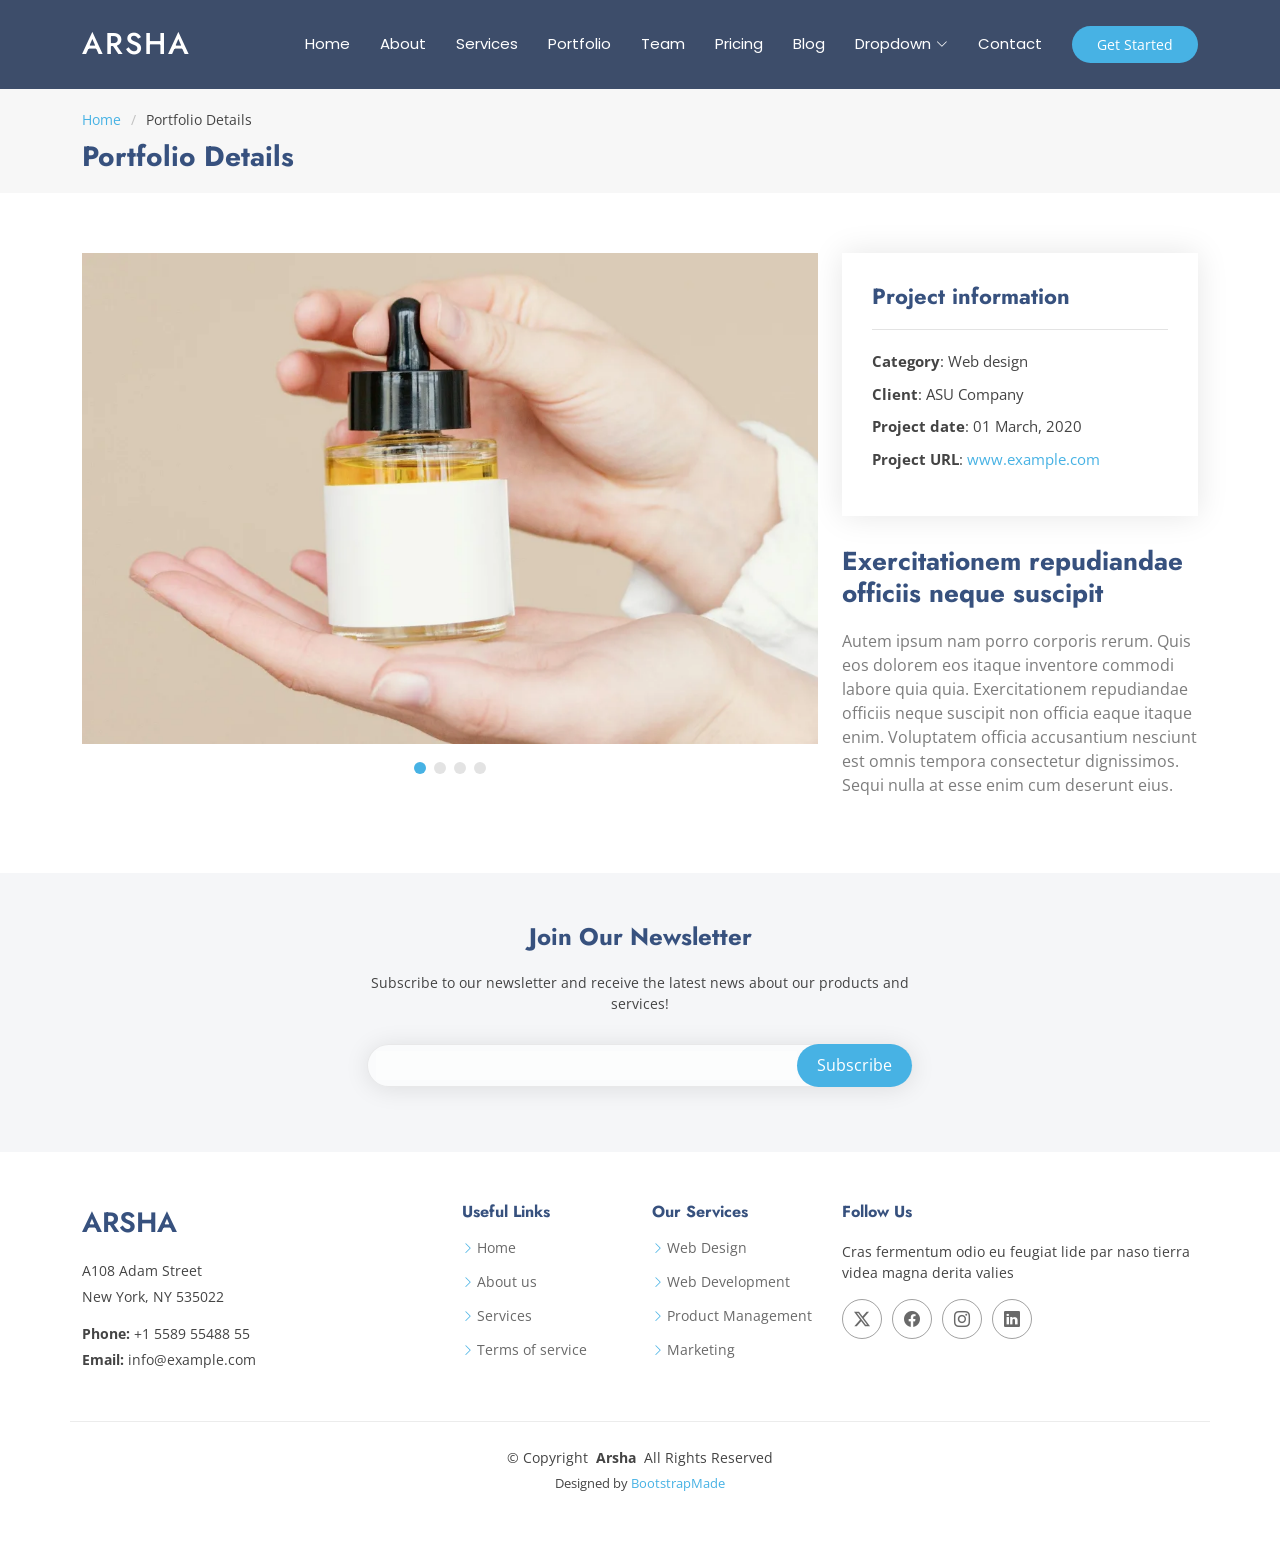
<file: portfolio-details.html>
<!DOCTYPE html>
<html lang="en">

<head>
  <meta charset="utf-8">
  <meta content="width=device-width, initial-scale=1.0" name="viewport">
  <title>Portfolio Details - Arsha Bootstrap Template</title>
  <meta name="description" content="">
  <meta name="keywords" content="">

  <!-- Favicons -->
  <link href="assets/img/favicon.png" rel="icon">
  <link href="assets/img/apple-touch-icon.png" rel="apple-touch-icon">

  <!-- Fonts -->
  <link href="https://fonts.googleapis.com" rel="preconnect">
  <link href="https://fonts.gstatic.com" rel="preconnect" crossorigin>
  <link href="https://fonts.googleapis.com/css2?family=Open+Sans:ital,wght@0,300;0,400;0,500;0,600;0,700;0,800;1,300;1,400;1,500;1,600;1,700;1,800&family=Poppins:ital,wght@0,100;0,200;0,300;0,400;0,500;0,600;0,700;0,800;0,900;1,100;1,200;1,300;1,400;1,500;1,600;1,700;1,800;1,900&family=Jost:ital,wght@0,100;0,200;0,300;0,400;0,500;0,600;0,700;0,800;0,900;1,100;1,200;1,300;1,400;1,500;1,600;1,700;1,800;1,900&display=swap" rel="stylesheet">

  <!-- Vendor CSS Files -->
  <link href="assets/vendor/bootstrap/css/bootstrap.min.css" rel="stylesheet">
  <link href="assets/vendor/bootstrap-icons/bootstrap-icons.css" rel="stylesheet">
  <link href="assets/vendor/aos/aos.css" rel="stylesheet">
  <link href="assets/vendor/glightbox/css/glightbox.min.css" rel="stylesheet">
  <link href="assets/vendor/swiper/swiper-bundle.min.css" rel="stylesheet">

  <!-- Main CSS File -->
  <link href="assets/css/main.css" rel="stylesheet">

  <!-- =======================================================
  * Template Name: Arsha
  * Template URL: https://bootstrapmade.com/arsha-free-bootstrap-html-template-corporate/
  * Updated: Feb 22 2025 with Bootstrap v5.3.3
  * Author: BootstrapMade.com
  * License: https://bootstrapmade.com/license/
  ======================================================== -->
</head>

<body class="portfolio-details-page">

  <header id="header" class="header d-flex align-items-center sticky-top">
    <div class="container-fluid container-xl position-relative d-flex align-items-center">

      <a href="index.html" class="logo d-flex align-items-center me-auto">
        <!-- Uncomment the line below if you also wish to use an image logo -->
        <!-- <img src="assets/img/logo.webp" alt=""> -->
        <h1 class="sitename">Arsha</h1>
      </a>

      <nav id="navmenu" class="navmenu">
        <ul>
          <li><a href="#hero">Home</a></li>
          <li><a href="#about">About</a></li>
          <li><a href="#services">Services</a></li>
          <li><a href="#portfolio">Portfolio</a></li>
          <li><a href="#team">Team</a></li>
          <li><a href="#pricing">Pricing</a></li>
          <li><a href="blog.html">Blog</a></li>
          <li class="dropdown"><a href="#"><span>Dropdown</span> <i class="bi bi-chevron-down toggle-dropdown"></i></a>
            <ul>
              <li><a href="#">Dropdown 1</a></li>
              <li class="dropdown"><a href="#"><span>Deep Dropdown</span> <i class="bi bi-chevron-down toggle-dropdown"></i></a>
                <ul>
                  <li><a href="#">Deep Dropdown 1</a></li>
                  <li><a href="#">Deep Dropdown 2</a></li>
                  <li><a href="#">Deep Dropdown 3</a></li>
                  <li><a href="#">Deep Dropdown 4</a></li>
                  <li><a href="#">Deep Dropdown 5</a></li>
                </ul>
              </li>
              <li><a href="#">Dropdown 2</a></li>
              <li><a href="#">Dropdown 3</a></li>
              <li><a href="#">Dropdown 4</a></li>
            </ul>
          </li>
          <li><a href="#contact">Contact</a></li>
        </ul>
        <i class="mobile-nav-toggle d-xl-none bi bi-list"></i>
      </nav>

      <a class="btn-getstarted" href="#about">Get Started</a>

    </div>
  </header>

  <main class="main">

    <!-- Page Title -->
    <div class="page-title" data-aos="fade">
      <div class="container">
        <nav class="breadcrumbs">
          <ol>
            <li><a href="index.html">Home</a></li>
            <li class="current">Portfolio Details</li>
          </ol>
        </nav>
        <h1>Portfolio Details</h1>
      </div>
    </div><!-- End Page Title -->

    <!-- Portfolio Details Section -->
    <section id="portfolio-details" class="portfolio-details section">

      <div class="container" data-aos="fade-up" data-aos-delay="100">

        <div class="row gy-4">

          <div class="col-lg-8">
            <div class="portfolio-details-slider swiper init-swiper">

              <script type="application/json" class="swiper-config">
                {
                  "loop": true,
                  "speed": 600,
                  "autoplay": {
                    "delay": 5000
                  },
                  "slidesPerView": "auto",
                  "pagination": {
                    "el": ".swiper-pagination",
                    "type": "bullets",
                    "clickable": true
                  }
                }
              </script>

              <div class="swiper-wrapper align-items-center">

                <div class="swiper-slide">
                  <img src="assets/img/portfolio/portfolio-1.webp" alt="">
                </div>

                <div class="swiper-slide">
                  <img src="assets/img/portfolio/portfolio-10.webp" alt="">
                </div>

                <div class="swiper-slide">
                  <img src="assets/img/portfolio/portfolio-7.webp" alt="">
                </div>

                <div class="swiper-slide">
                  <img src="assets/img/portfolio/portfolio-4.webp" alt="">
                </div>

              </div>
              <div class="swiper-pagination"></div>
            </div>
          </div>

          <div class="col-lg-4">
            <div class="portfolio-info" data-aos="fade-up" data-aos-delay="200">
              <h3>Project information</h3>
              <ul>
                <li><strong>Category</strong>: Web design</li>
                <li><strong>Client</strong>: ASU Company</li>
                <li><strong>Project date</strong>: 01 March, 2020</li>
                <li><strong>Project URL</strong>: <a href="#">www.example.com</a></li>
              </ul>
            </div>
            <div class="portfolio-description" data-aos="fade-up" data-aos-delay="300">
              <h2>Exercitationem repudiandae officiis neque suscipit</h2>
              <p>
                Autem ipsum nam porro corporis rerum. Quis eos dolorem eos itaque inventore commodi labore quia quia. Exercitationem repudiandae officiis neque suscipit non officia eaque itaque enim. Voluptatem officia accusantium nesciunt est omnis tempora consectetur dignissimos. Sequi nulla at esse enim cum deserunt eius.
              </p>
            </div>
          </div>

        </div>

      </div>

    </section><!-- /Portfolio Details Section -->

  </main>

  <footer id="footer" class="footer">

    <div class="footer-newsletter">
      <div class="container">
        <div class="row justify-content-center text-center">
          <div class="col-lg-6">
            <h4>Join Our Newsletter</h4>
            <p>Subscribe to our newsletter and receive the latest news about our products and services!</p>
            <form action="forms/newsletter.php" method="post" class="php-email-form">
              <div class="newsletter-form"><input type="email" name="email"><input type="submit" value="Subscribe"></div>
              <div class="loading">Loading</div>
              <div class="error-message"></div>
              <div class="sent-message">Your subscription request has been sent. Thank you!</div>
            </form>
          </div>
        </div>
      </div>
    </div>

    <div class="container footer-top">
      <div class="row gy-4">
        <div class="col-lg-4 col-md-6 footer-about">
          <a href="index.html" class="d-flex align-items-center">
            <span class="sitename">Arsha</span>
          </a>
          <div class="footer-contact pt-3">
            <p>A108 Adam Street</p>
            <p>New York, NY 535022</p>
            <p class="mt-3"><strong>Phone:</strong> <span>+1 5589 55488 55</span></p>
            <p><strong>Email:</strong> <span>info@example.com</span></p>
          </div>
        </div>

        <div class="col-lg-2 col-md-3 footer-links">
          <h4>Useful Links</h4>
          <ul>
            <li><i class="bi bi-chevron-right"></i> <a href="#">Home</a></li>
            <li><i class="bi bi-chevron-right"></i> <a href="#">About us</a></li>
            <li><i class="bi bi-chevron-right"></i> <a href="#">Services</a></li>
            <li><i class="bi bi-chevron-right"></i> <a href="#">Terms of service</a></li>
          </ul>
        </div>

        <div class="col-lg-2 col-md-3 footer-links">
          <h4>Our Services</h4>
          <ul>
            <li><i class="bi bi-chevron-right"></i> <a href="#">Web Design</a></li>
            <li><i class="bi bi-chevron-right"></i> <a href="#">Web Development</a></li>
            <li><i class="bi bi-chevron-right"></i> <a href="#">Product Management</a></li>
            <li><i class="bi bi-chevron-right"></i> <a href="#">Marketing</a></li>
          </ul>
        </div>

        <div class="col-lg-4 col-md-12">
          <h4>Follow Us</h4>
          <p>Cras fermentum odio eu feugiat lide par naso tierra videa magna derita valies</p>
          <div class="social-links d-flex">
            <a href=""><i class="bi bi-twitter-x"></i></a>
            <a href=""><i class="bi bi-facebook"></i></a>
            <a href=""><i class="bi bi-instagram"></i></a>
            <a href=""><i class="bi bi-linkedin"></i></a>
          </div>
        </div>

      </div>
    </div>

    <div class="container copyright text-center mt-4">
      <p>© <span>Copyright</span> <strong class="px-1 sitename">Arsha</strong> <span>All Rights Reserved</span></p>
      <div class="credits">
        <!-- All the links in the footer should remain intact. -->
        <!-- You can delete the links only if you've purchased the pro version. -->
        <!-- Licensing information: https://bootstrapmade.com/license/ -->
        <!-- Purchase the pro version with working PHP/AJAX contact form: [buy-url] -->
        Designed by <a href="https://bootstrapmade.com/">BootstrapMade</a>
      </div>
    </div>

  </footer>

  <!-- Scroll Top -->
  <a href="#" id="scroll-top" class="scroll-top d-flex align-items-center justify-content-center"><i class="bi bi-arrow-up-short"></i></a>

  <!-- Preloader -->
  <div id="preloader"></div>

  <!-- Vendor JS Files -->
  <script src="assets/vendor/bootstrap/js/bootstrap.bundle.min.js"></script>
  <script src="assets/vendor/php-email-form/validate.js"></script>
  <script src="assets/vendor/aos/aos.js"></script>
  <script src="assets/vendor/glightbox/js/glightbox.min.js"></script>
  <script src="assets/vendor/swiper/swiper-bundle.min.js"></script>
  <script src="assets/vendor/waypoints/noframework.waypoints.js"></script>
  <script src="assets/vendor/imagesloaded/imagesloaded.pkgd.min.js"></script>
  <script src="assets/vendor/isotope-layout/isotope.pkgd.min.js"></script>

  <!-- Main JS File -->
  <script src="assets/js/main.js"></script>

</body>

</html>
</file>
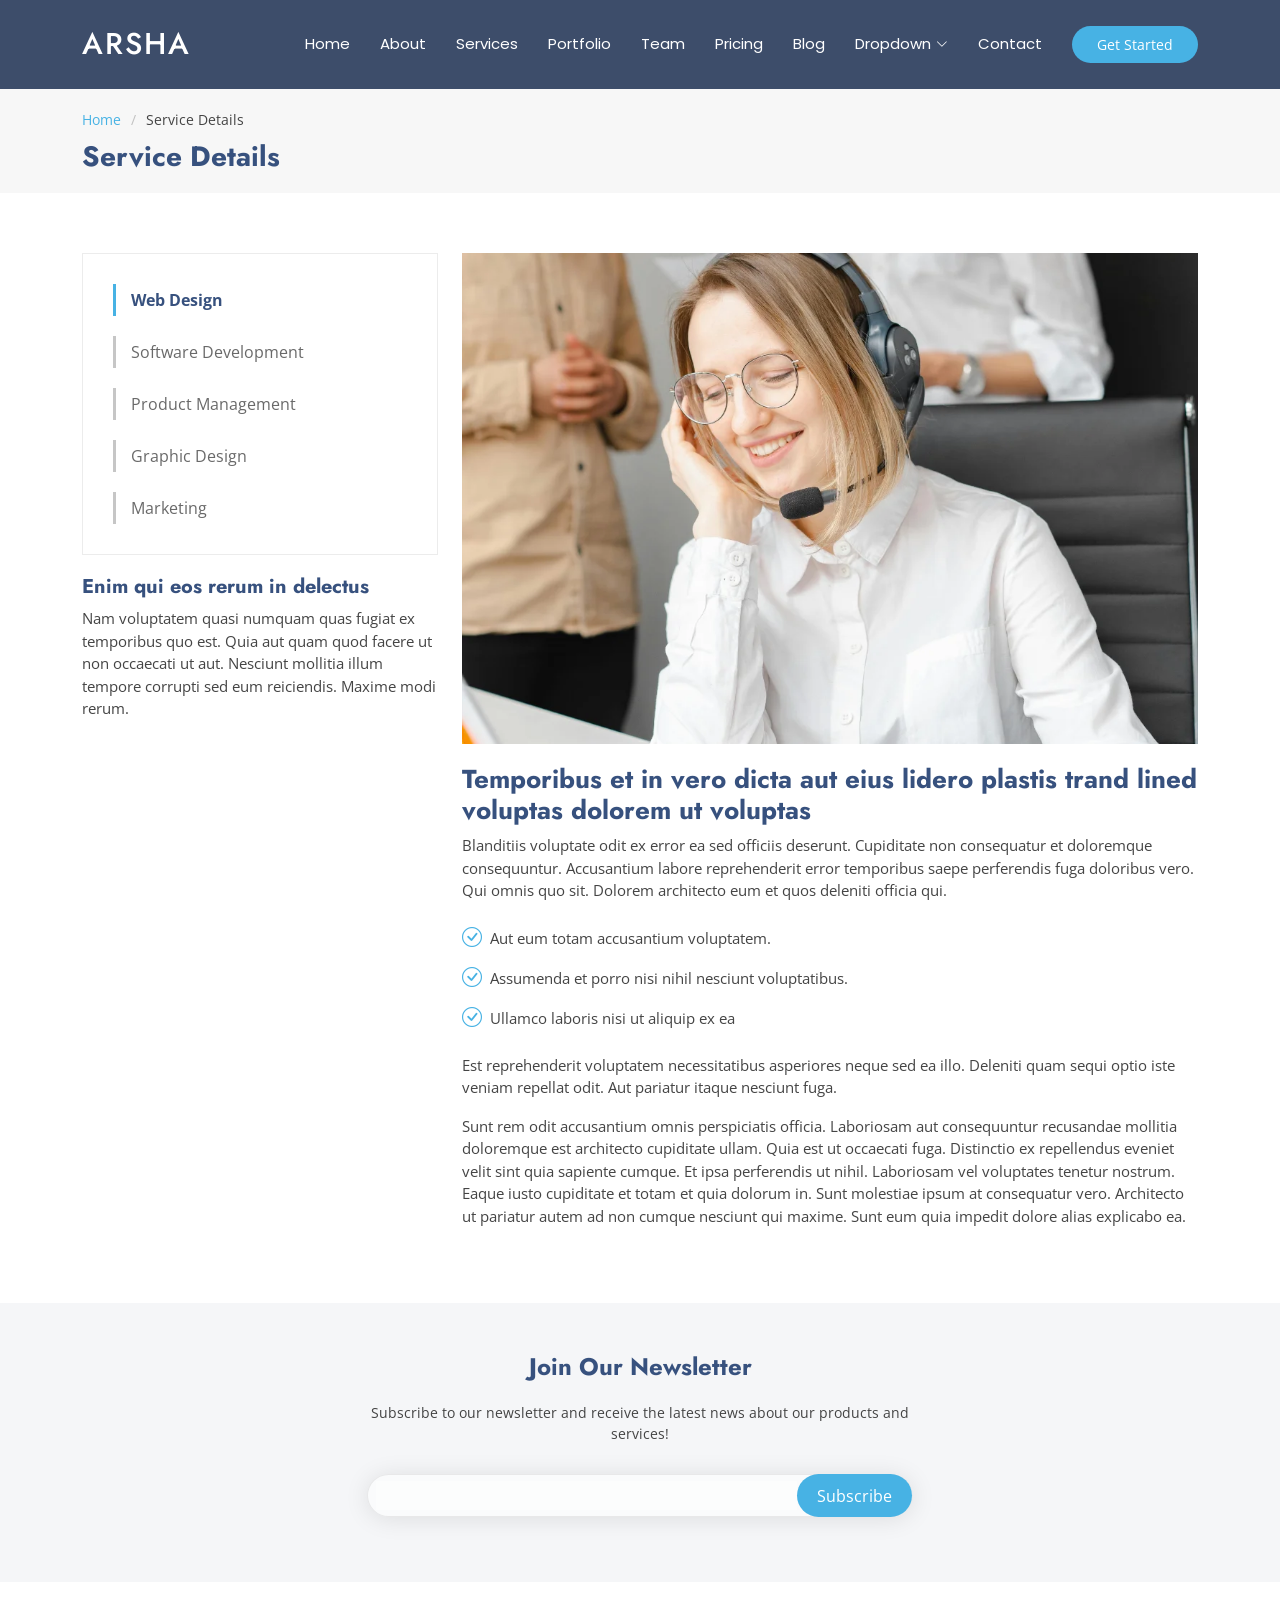
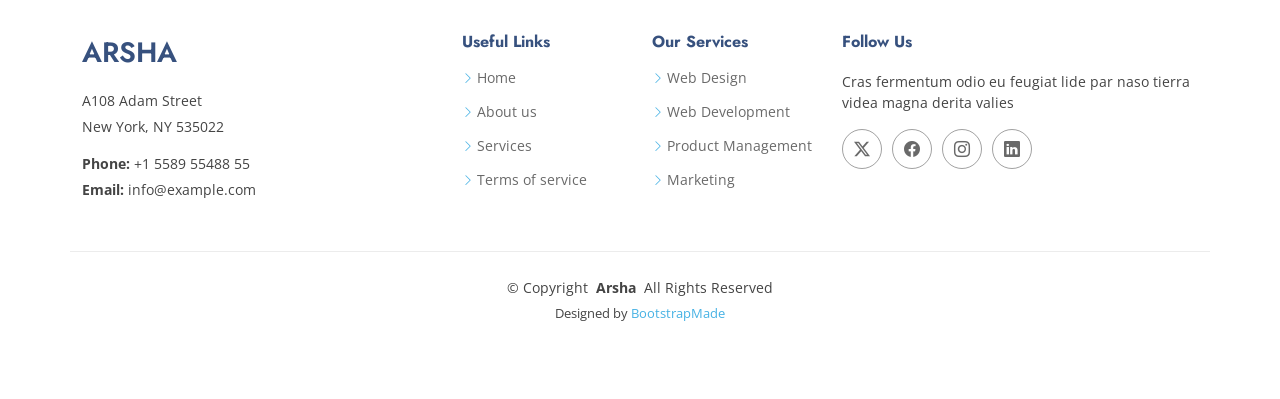
<file: service-details.html>
<!DOCTYPE html>
<html lang="en">

<head>
  <meta charset="utf-8">
  <meta content="width=device-width, initial-scale=1.0" name="viewport">
  <title>Service Details - Arsha Bootstrap Template</title>
  <meta name="description" content="">
  <meta name="keywords" content="">

  <!-- Favicons -->
  <link href="assets/img/favicon.png" rel="icon">
  <link href="assets/img/apple-touch-icon.png" rel="apple-touch-icon">

  <!-- Fonts -->
  <link href="https://fonts.googleapis.com" rel="preconnect">
  <link href="https://fonts.gstatic.com" rel="preconnect" crossorigin>
  <link href="https://fonts.googleapis.com/css2?family=Open+Sans:ital,wght@0,300;0,400;0,500;0,600;0,700;0,800;1,300;1,400;1,500;1,600;1,700;1,800&family=Poppins:ital,wght@0,100;0,200;0,300;0,400;0,500;0,600;0,700;0,800;0,900;1,100;1,200;1,300;1,400;1,500;1,600;1,700;1,800;1,900&family=Jost:ital,wght@0,100;0,200;0,300;0,400;0,500;0,600;0,700;0,800;0,900;1,100;1,200;1,300;1,400;1,500;1,600;1,700;1,800;1,900&display=swap" rel="stylesheet">

  <!-- Vendor CSS Files -->
  <link href="assets/vendor/bootstrap/css/bootstrap.min.css" rel="stylesheet">
  <link href="assets/vendor/bootstrap-icons/bootstrap-icons.css" rel="stylesheet">
  <link href="assets/vendor/aos/aos.css" rel="stylesheet">
  <link href="assets/vendor/glightbox/css/glightbox.min.css" rel="stylesheet">
  <link href="assets/vendor/swiper/swiper-bundle.min.css" rel="stylesheet">

  <!-- Main CSS File -->
  <link href="assets/css/main.css" rel="stylesheet">

  <!-- =======================================================
  * Template Name: Arsha
  * Template URL: https://bootstrapmade.com/arsha-free-bootstrap-html-template-corporate/
  * Updated: Feb 22 2025 with Bootstrap v5.3.3
  * Author: BootstrapMade.com
  * License: https://bootstrapmade.com/license/
  ======================================================== -->
</head>

<body class="service-details-page">

  <header id="header" class="header d-flex align-items-center sticky-top">
    <div class="container-fluid container-xl position-relative d-flex align-items-center">

      <a href="index.html" class="logo d-flex align-items-center me-auto">
        <!-- Uncomment the line below if you also wish to use an image logo -->
        <!-- <img src="assets/img/logo.webp" alt=""> -->
        <h1 class="sitename">Arsha</h1>
      </a>

      <nav id="navmenu" class="navmenu">
        <ul>
          <li><a href="#hero">Home</a></li>
          <li><a href="#about">About</a></li>
          <li><a href="#services">Services</a></li>
          <li><a href="#portfolio">Portfolio</a></li>
          <li><a href="#team">Team</a></li>
          <li><a href="#pricing">Pricing</a></li>
          <li><a href="blog.html">Blog</a></li>
          <li class="dropdown"><a href="#"><span>Dropdown</span> <i class="bi bi-chevron-down toggle-dropdown"></i></a>
            <ul>
              <li><a href="#">Dropdown 1</a></li>
              <li class="dropdown"><a href="#"><span>Deep Dropdown</span> <i class="bi bi-chevron-down toggle-dropdown"></i></a>
                <ul>
                  <li><a href="#">Deep Dropdown 1</a></li>
                  <li><a href="#">Deep Dropdown 2</a></li>
                  <li><a href="#">Deep Dropdown 3</a></li>
                  <li><a href="#">Deep Dropdown 4</a></li>
                  <li><a href="#">Deep Dropdown 5</a></li>
                </ul>
              </li>
              <li><a href="#">Dropdown 2</a></li>
              <li><a href="#">Dropdown 3</a></li>
              <li><a href="#">Dropdown 4</a></li>
            </ul>
          </li>
          <li><a href="#contact">Contact</a></li>
        </ul>
        <i class="mobile-nav-toggle d-xl-none bi bi-list"></i>
      </nav>

      <a class="btn-getstarted" href="#about">Get Started</a>

    </div>
  </header>

  <main class="main">

    <!-- Page Title -->
    <div class="page-title" data-aos="fade">
      <div class="container">
        <nav class="breadcrumbs">
          <ol>
            <li><a href="index.html">Home</a></li>
            <li class="current">Service Details</li>
          </ol>
        </nav>
        <h1>Service Details</h1>
      </div>
    </div><!-- End Page Title -->

    <!-- Service Details Section -->
    <section id="service-details" class="service-details section">

      <div class="container">

        <div class="row gy-4">

          <div class="col-lg-4" data-aos="fade-up" data-aos-delay="100">
            <div class="services-list">
              <a href="#" class="active">Web Design</a>
              <a href="#">Software Development</a>
              <a href="#">Product Management</a>
              <a href="#">Graphic Design</a>
              <a href="#">Marketing</a>
            </div>

            <h4>Enim qui eos rerum in delectus</h4>
            <p>Nam voluptatem quasi numquam quas fugiat ex temporibus quo est. Quia aut quam quod facere ut non occaecati ut aut. Nesciunt mollitia illum tempore corrupti sed eum reiciendis. Maxime modi rerum.</p>
          </div>

          <div class="col-lg-8" data-aos="fade-up" data-aos-delay="200">
            <img src="assets/img/services/services-4.webp" alt="" class="img-fluid services-img">
            <h3>Temporibus et in vero dicta aut eius lidero plastis trand lined voluptas dolorem ut voluptas</h3>
            <p>
              Blanditiis voluptate odit ex error ea sed officiis deserunt. Cupiditate non consequatur et doloremque consequuntur. Accusantium labore reprehenderit error temporibus saepe perferendis fuga doloribus vero. Qui omnis quo sit. Dolorem architecto eum et quos deleniti officia qui.
            </p>
            <ul>
              <li><i class="bi bi-check-circle"></i> <span>Aut eum totam accusantium voluptatem.</span></li>
              <li><i class="bi bi-check-circle"></i> <span>Assumenda et porro nisi nihil nesciunt voluptatibus.</span></li>
              <li><i class="bi bi-check-circle"></i> <span>Ullamco laboris nisi ut aliquip ex ea</span></li>
            </ul>
            <p>
              Est reprehenderit voluptatem necessitatibus asperiores neque sed ea illo. Deleniti quam sequi optio iste veniam repellat odit. Aut pariatur itaque nesciunt fuga.
            </p>
            <p>
              Sunt rem odit accusantium omnis perspiciatis officia. Laboriosam aut consequuntur recusandae mollitia doloremque est architecto cupiditate ullam. Quia est ut occaecati fuga. Distinctio ex repellendus eveniet velit sint quia sapiente cumque. Et ipsa perferendis ut nihil. Laboriosam vel voluptates tenetur nostrum. Eaque iusto cupiditate et totam et quia dolorum in. Sunt molestiae ipsum at consequatur vero. Architecto ut pariatur autem ad non cumque nesciunt qui maxime. Sunt eum quia impedit dolore alias explicabo ea.
            </p>
          </div>

        </div>

      </div>

    </section><!-- /Service Details Section -->

  </main>

  <footer id="footer" class="footer">

    <div class="footer-newsletter">
      <div class="container">
        <div class="row justify-content-center text-center">
          <div class="col-lg-6">
            <h4>Join Our Newsletter</h4>
            <p>Subscribe to our newsletter and receive the latest news about our products and services!</p>
            <form action="forms/newsletter.php" method="post" class="php-email-form">
              <div class="newsletter-form"><input type="email" name="email"><input type="submit" value="Subscribe"></div>
              <div class="loading">Loading</div>
              <div class="error-message"></div>
              <div class="sent-message">Your subscription request has been sent. Thank you!</div>
            </form>
          </div>
        </div>
      </div>
    </div>

    <div class="container footer-top">
      <div class="row gy-4">
        <div class="col-lg-4 col-md-6 footer-about">
          <a href="index.html" class="d-flex align-items-center">
            <span class="sitename">Arsha</span>
          </a>
          <div class="footer-contact pt-3">
            <p>A108 Adam Street</p>
            <p>New York, NY 535022</p>
            <p class="mt-3"><strong>Phone:</strong> <span>+1 5589 55488 55</span></p>
            <p><strong>Email:</strong> <span>info@example.com</span></p>
          </div>
        </div>

        <div class="col-lg-2 col-md-3 footer-links">
          <h4>Useful Links</h4>
          <ul>
            <li><i class="bi bi-chevron-right"></i> <a href="#">Home</a></li>
            <li><i class="bi bi-chevron-right"></i> <a href="#">About us</a></li>
            <li><i class="bi bi-chevron-right"></i> <a href="#">Services</a></li>
            <li><i class="bi bi-chevron-right"></i> <a href="#">Terms of service</a></li>
          </ul>
        </div>

        <div class="col-lg-2 col-md-3 footer-links">
          <h4>Our Services</h4>
          <ul>
            <li><i class="bi bi-chevron-right"></i> <a href="#">Web Design</a></li>
            <li><i class="bi bi-chevron-right"></i> <a href="#">Web Development</a></li>
            <li><i class="bi bi-chevron-right"></i> <a href="#">Product Management</a></li>
            <li><i class="bi bi-chevron-right"></i> <a href="#">Marketing</a></li>
          </ul>
        </div>

        <div class="col-lg-4 col-md-12">
          <h4>Follow Us</h4>
          <p>Cras fermentum odio eu feugiat lide par naso tierra videa magna derita valies</p>
          <div class="social-links d-flex">
            <a href=""><i class="bi bi-twitter-x"></i></a>
            <a href=""><i class="bi bi-facebook"></i></a>
            <a href=""><i class="bi bi-instagram"></i></a>
            <a href=""><i class="bi bi-linkedin"></i></a>
          </div>
        </div>

      </div>
    </div>

    <div class="container copyright text-center mt-4">
      <p>© <span>Copyright</span> <strong class="px-1 sitename">Arsha</strong> <span>All Rights Reserved</span></p>
      <div class="credits">
        <!-- All the links in the footer should remain intact. -->
        <!-- You can delete the links only if you've purchased the pro version. -->
        <!-- Licensing information: https://bootstrapmade.com/license/ -->
        <!-- Purchase the pro version with working PHP/AJAX contact form: [buy-url] -->
        Designed by <a href="https://bootstrapmade.com/">BootstrapMade</a>
      </div>
    </div>

  </footer>

  <!-- Scroll Top -->
  <a href="#" id="scroll-top" class="scroll-top d-flex align-items-center justify-content-center"><i class="bi bi-arrow-up-short"></i></a>

  <!-- Preloader -->
  <div id="preloader"></div>

  <!-- Vendor JS Files -->
  <script src="assets/vendor/bootstrap/js/bootstrap.bundle.min.js"></script>
  <script src="assets/vendor/php-email-form/validate.js"></script>
  <script src="assets/vendor/aos/aos.js"></script>
  <script src="assets/vendor/glightbox/js/glightbox.min.js"></script>
  <script src="assets/vendor/swiper/swiper-bundle.min.js"></script>
  <script src="assets/vendor/waypoints/noframework.waypoints.js"></script>
  <script src="assets/vendor/imagesloaded/imagesloaded.pkgd.min.js"></script>
  <script src="assets/vendor/isotope-layout/isotope.pkgd.min.js"></script>

  <!-- Main JS File -->
  <script src="assets/js/main.js"></script>

</body>

</html>
</file>
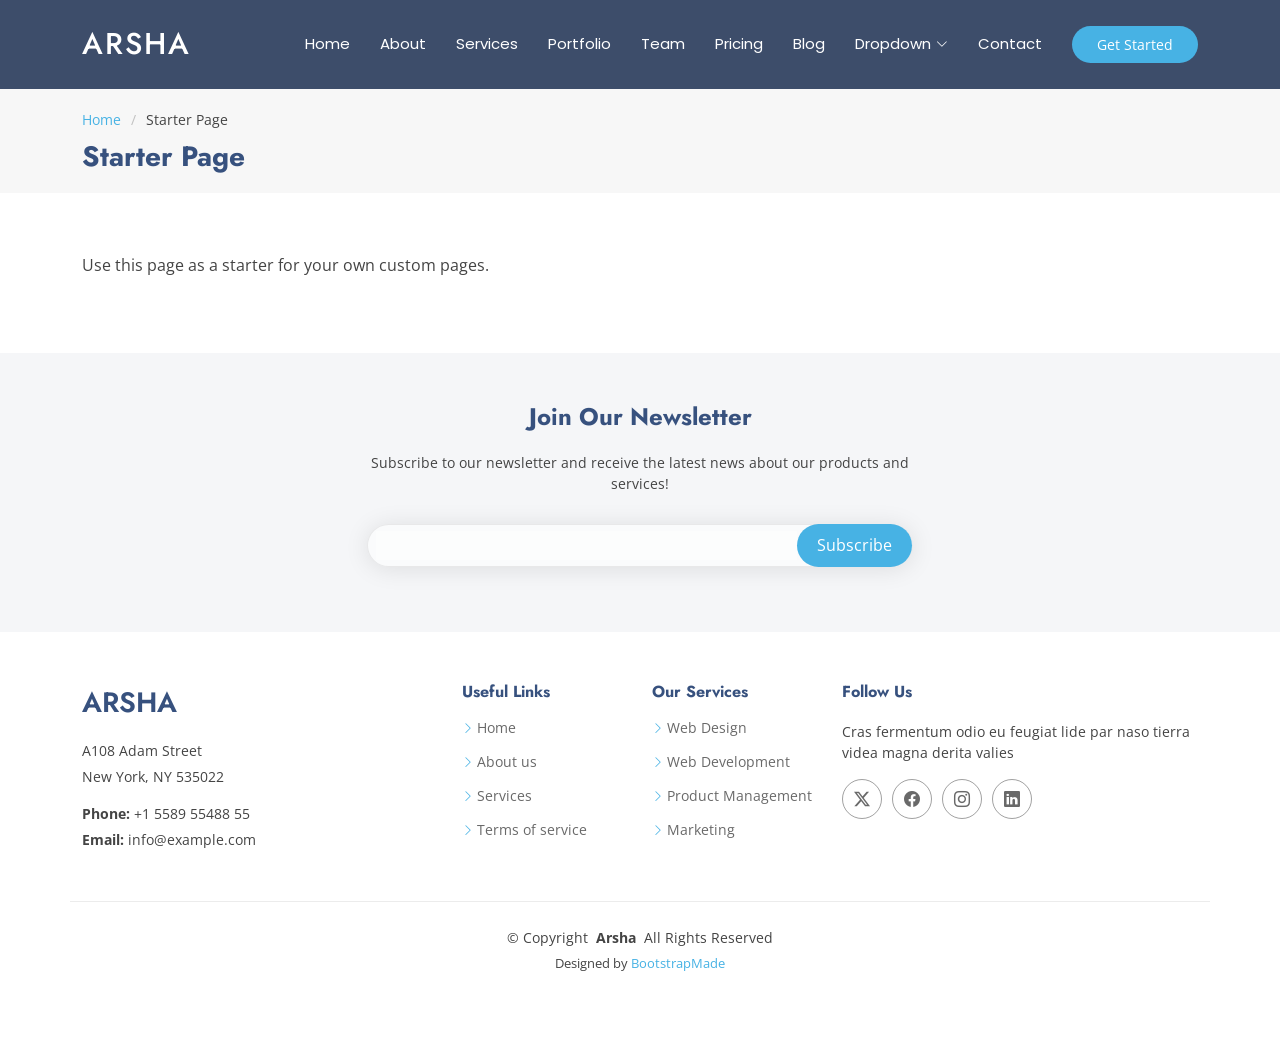
<file: starter-page.html>
<!DOCTYPE html>
<html lang="en">

<head>
  <meta charset="utf-8">
  <meta content="width=device-width, initial-scale=1.0" name="viewport">
  <title>Starter Page - Arsha Bootstrap Template</title>
  <meta name="description" content="">
  <meta name="keywords" content="">

  <!-- Favicons -->
  <link href="assets/img/favicon.png" rel="icon">
  <link href="assets/img/apple-touch-icon.png" rel="apple-touch-icon">

  <!-- Fonts -->
  <link href="https://fonts.googleapis.com" rel="preconnect">
  <link href="https://fonts.gstatic.com" rel="preconnect" crossorigin>
  <link href="https://fonts.googleapis.com/css2?family=Open+Sans:ital,wght@0,300;0,400;0,500;0,600;0,700;0,800;1,300;1,400;1,500;1,600;1,700;1,800&family=Poppins:ital,wght@0,100;0,200;0,300;0,400;0,500;0,600;0,700;0,800;0,900;1,100;1,200;1,300;1,400;1,500;1,600;1,700;1,800;1,900&family=Jost:ital,wght@0,100;0,200;0,300;0,400;0,500;0,600;0,700;0,800;0,900;1,100;1,200;1,300;1,400;1,500;1,600;1,700;1,800;1,900&display=swap" rel="stylesheet">

  <!-- Vendor CSS Files -->
  <link href="assets/vendor/bootstrap/css/bootstrap.min.css" rel="stylesheet">
  <link href="assets/vendor/bootstrap-icons/bootstrap-icons.css" rel="stylesheet">
  <link href="assets/vendor/aos/aos.css" rel="stylesheet">
  <link href="assets/vendor/glightbox/css/glightbox.min.css" rel="stylesheet">
  <link href="assets/vendor/swiper/swiper-bundle.min.css" rel="stylesheet">

  <!-- Main CSS File -->
  <link href="assets/css/main.css" rel="stylesheet">

  <!-- =======================================================
  * Template Name: Arsha
  * Template URL: https://bootstrapmade.com/arsha-free-bootstrap-html-template-corporate/
  * Updated: Feb 22 2025 with Bootstrap v5.3.3
  * Author: BootstrapMade.com
  * License: https://bootstrapmade.com/license/
  ======================================================== -->
</head>

<body class="starter-page-page">

  <header id="header" class="header d-flex align-items-center sticky-top">
    <div class="container-fluid container-xl position-relative d-flex align-items-center">

      <a href="index.html" class="logo d-flex align-items-center me-auto">
        <!-- Uncomment the line below if you also wish to use an image logo -->
        <!-- <img src="assets/img/logo.webp" alt=""> -->
        <h1 class="sitename">Arsha</h1>
      </a>

      <nav id="navmenu" class="navmenu">
        <ul>
          <li><a href="#hero">Home</a></li>
          <li><a href="#about">About</a></li>
          <li><a href="#services">Services</a></li>
          <li><a href="#portfolio">Portfolio</a></li>
          <li><a href="#team">Team</a></li>
          <li><a href="#pricing">Pricing</a></li>
          <li><a href="blog.html">Blog</a></li>
          <li class="dropdown"><a href="#"><span>Dropdown</span> <i class="bi bi-chevron-down toggle-dropdown"></i></a>
            <ul>
              <li><a href="#">Dropdown 1</a></li>
              <li class="dropdown"><a href="#"><span>Deep Dropdown</span> <i class="bi bi-chevron-down toggle-dropdown"></i></a>
                <ul>
                  <li><a href="#">Deep Dropdown 1</a></li>
                  <li><a href="#">Deep Dropdown 2</a></li>
                  <li><a href="#">Deep Dropdown 3</a></li>
                  <li><a href="#">Deep Dropdown 4</a></li>
                  <li><a href="#">Deep Dropdown 5</a></li>
                </ul>
              </li>
              <li><a href="#">Dropdown 2</a></li>
              <li><a href="#">Dropdown 3</a></li>
              <li><a href="#">Dropdown 4</a></li>
            </ul>
          </li>
          <li><a href="#contact">Contact</a></li>
        </ul>
        <i class="mobile-nav-toggle d-xl-none bi bi-list"></i>
      </nav>

      <a class="btn-getstarted" href="#about">Get Started</a>

    </div>
  </header>

  <main class="main">

    <!-- Page Title -->
    <div class="page-title" data-aos="fade">
      <div class="container">
        <nav class="breadcrumbs">
          <ol>
            <li><a href="index.html">Home</a></li>
            <li class="current">Starter Page</li>
          </ol>
        </nav>
        <h1>Starter Page</h1>
      </div>
    </div><!-- End Page Title -->

    <!-- Starter Section Section -->
    <section id="starter-section" class="starter-section section">

      <div class="container" data-aos="fade-up">
        <p>Use this page as a starter for your own custom pages.</p>
      </div>

    </section><!-- /Starter Section Section -->

  </main>

  <footer id="footer" class="footer">

    <div class="footer-newsletter">
      <div class="container">
        <div class="row justify-content-center text-center">
          <div class="col-lg-6">
            <h4>Join Our Newsletter</h4>
            <p>Subscribe to our newsletter and receive the latest news about our products and services!</p>
            <form action="forms/newsletter.php" method="post" class="php-email-form">
              <div class="newsletter-form"><input type="email" name="email"><input type="submit" value="Subscribe"></div>
              <div class="loading">Loading</div>
              <div class="error-message"></div>
              <div class="sent-message">Your subscription request has been sent. Thank you!</div>
            </form>
          </div>
        </div>
      </div>
    </div>

    <div class="container footer-top">
      <div class="row gy-4">
        <div class="col-lg-4 col-md-6 footer-about">
          <a href="index.html" class="d-flex align-items-center">
            <span class="sitename">Arsha</span>
          </a>
          <div class="footer-contact pt-3">
            <p>A108 Adam Street</p>
            <p>New York, NY 535022</p>
            <p class="mt-3"><strong>Phone:</strong> <span>+1 5589 55488 55</span></p>
            <p><strong>Email:</strong> <span>info@example.com</span></p>
          </div>
        </div>

        <div class="col-lg-2 col-md-3 footer-links">
          <h4>Useful Links</h4>
          <ul>
            <li><i class="bi bi-chevron-right"></i> <a href="#">Home</a></li>
            <li><i class="bi bi-chevron-right"></i> <a href="#">About us</a></li>
            <li><i class="bi bi-chevron-right"></i> <a href="#">Services</a></li>
            <li><i class="bi bi-chevron-right"></i> <a href="#">Terms of service</a></li>
          </ul>
        </div>

        <div class="col-lg-2 col-md-3 footer-links">
          <h4>Our Services</h4>
          <ul>
            <li><i class="bi bi-chevron-right"></i> <a href="#">Web Design</a></li>
            <li><i class="bi bi-chevron-right"></i> <a href="#">Web Development</a></li>
            <li><i class="bi bi-chevron-right"></i> <a href="#">Product Management</a></li>
            <li><i class="bi bi-chevron-right"></i> <a href="#">Marketing</a></li>
          </ul>
        </div>

        <div class="col-lg-4 col-md-12">
          <h4>Follow Us</h4>
          <p>Cras fermentum odio eu feugiat lide par naso tierra videa magna derita valies</p>
          <div class="social-links d-flex">
            <a href=""><i class="bi bi-twitter-x"></i></a>
            <a href=""><i class="bi bi-facebook"></i></a>
            <a href=""><i class="bi bi-instagram"></i></a>
            <a href=""><i class="bi bi-linkedin"></i></a>
          </div>
        </div>

      </div>
    </div>

    <div class="container copyright text-center mt-4">
      <p>© <span>Copyright</span> <strong class="px-1 sitename">Arsha</strong> <span>All Rights Reserved</span></p>
      <div class="credits">
        <!-- All the links in the footer should remain intact. -->
        <!-- You can delete the links only if you've purchased the pro version. -->
        <!-- Licensing information: https://bootstrapmade.com/license/ -->
        <!-- Purchase the pro version with working PHP/AJAX contact form: [buy-url] -->
        Designed by <a href="https://bootstrapmade.com/">BootstrapMade</a>
      </div>
    </div>

  </footer>

  <!-- Scroll Top -->
  <a href="#" id="scroll-top" class="scroll-top d-flex align-items-center justify-content-center"><i class="bi bi-arrow-up-short"></i></a>

  <!-- Preloader -->
  <div id="preloader"></div>

  <!-- Vendor JS Files -->
  <script src="assets/vendor/bootstrap/js/bootstrap.bundle.min.js"></script>
  <script src="assets/vendor/php-email-form/validate.js"></script>
  <script src="assets/vendor/aos/aos.js"></script>
  <script src="assets/vendor/glightbox/js/glightbox.min.js"></script>
  <script src="assets/vendor/swiper/swiper-bundle.min.js"></script>
  <script src="assets/vendor/waypoints/noframework.waypoints.js"></script>
  <script src="assets/vendor/imagesloaded/imagesloaded.pkgd.min.js"></script>
  <script src="assets/vendor/isotope-layout/isotope.pkgd.min.js"></script>

  <!-- Main JS File -->
  <script src="assets/js/main.js"></script>

</body>

</html>
</file>
<file: assets/css/main.css>
/**
* Template Name: Arsha
* Template URL: https://bootstrapmade.com/arsha-free-bootstrap-html-template-corporate/
* Updated: Feb 22 2025 with Bootstrap v5.3.3
* Author: BootstrapMade.com
* License: https://bootstrapmade.com/license/
*/

/*--------------------------------------------------------------
# Font & Color Variables
# Help: https://bootstrapmade.com/color-system/
--------------------------------------------------------------*/
/* Fonts */
:root {
  --default-font: "Open Sans",  system-ui, -apple-system, "Segoe UI", Roboto, "Helvetica Neue", Arial, "Noto Sans", "Liberation Sans", sans-serif, "Apple Color Emoji", "Segoe UI Emoji", "Segoe UI Symbol", "Noto Color Emoji";
  --heading-font: "Jost",  sans-serif;
  --nav-font: "Poppins",  sans-serif;
}

/* Global Colors - The following color variables are used throughout the website. Updating them here will change the color scheme of the entire website */
:root { 
  --background-color: #ffffff; /* Background color for the entire website, including individual sections */
  --default-color: #444444; /* Default color used for the majority of the text content across the entire website */
  --heading-color: #37517e; /* Color for headings, subheadings and title throughout the website */
  --accent-color: #47b2e4; /* Accent color that represents your brand on the website. It's used for buttons, links, and other elements that need to stand out */
  --surface-color: #ffffff; /* The surface color is used as a background of boxed elements within sections, such as cards, icon boxes, or other elements that require a visual separation from the global background. */
  --contrast-color: #ffffff; /* Contrast color for text, ensuring readability against backgrounds of accent, heading, or default colors. */
}

/* Nav Menu Colors - The following color variables are used specifically for the navigation menu. They are separate from the global colors to allow for more customization options */
:root {
  --nav-color: #ffffff;  /* The default color of the main navmenu links */
  --nav-hover-color: #47b2e4; /* Applied to main navmenu links when they are hovered over or active */
  --nav-mobile-background-color: #ffffff; /* Used as the background color for mobile navigation menu */
  --nav-dropdown-background-color: #ffffff; /* Used as the background color for dropdown items that appear when hovering over primary navigation items */
  --nav-dropdown-color: #444444; /* Used for navigation links of the dropdown items in the navigation menu. */
  --nav-dropdown-hover-color: #47b2e4; /* Similar to --nav-hover-color, this color is applied to dropdown navigation links when they are hovered over. */
}

/* Color Presets - These classes override global colors when applied to any section or element, providing reuse of the sam color scheme. */

.light-background {
  --background-color: #f5f6f8;
  --surface-color: #ffffff;
}

.dark-background {
  --background-color: #37517e;
  --default-color: #ffffff;
  --heading-color: #ffffff;
  --surface-color: #4668a2;
  --contrast-color: #ffffff;
}

/* Smooth scroll */
:root {
  scroll-behavior: smooth;
}

/*--------------------------------------------------------------
# General Styling & Shared Classes
--------------------------------------------------------------*/
body {
  color: var(--default-color);
  background-color: var(--background-color);
  font-family: var(--default-font);
}

a {
  color: var(--accent-color);
  text-decoration: none;
  transition: 0.3s;
}

a:hover {
  color: color-mix(in srgb, var(--accent-color), transparent 25%);
  text-decoration: none;
}

h1,
h2,
h3,
h4,
h5,
h6 {
  color: var(--heading-color);
  font-family: var(--heading-font);
}

/* PHP Email Form Messages
------------------------------*/
.php-email-form .error-message {
  display: none;
  background: #df1529;
  color: #ffffff;
  text-align: left;
  padding: 15px;
  margin-bottom: 24px;
  font-weight: 600;
}

.php-email-form .sent-message {
  display: none;
  color: #ffffff;
  background: #059652;
  text-align: center;
  padding: 15px;
  margin-bottom: 24px;
  font-weight: 600;
}

.php-email-form .loading {
  display: none;
  background: var(--surface-color);
  text-align: center;
  padding: 15px;
  margin-bottom: 24px;
}

.php-email-form .loading:before {
  content: "";
  display: inline-block;
  border-radius: 50%;
  width: 24px;
  height: 24px;
  margin: 0 10px -6px 0;
  border: 3px solid var(--accent-color);
  border-top-color: var(--surface-color);
  animation: php-email-form-loading 1s linear infinite;
}

@keyframes php-email-form-loading {
  0% {
    transform: rotate(0deg);
  }

  100% {
    transform: rotate(360deg);
  }
}

/*--------------------------------------------------------------
# Global Header
--------------------------------------------------------------*/
.header {
  --background-color: #3d4d6a;
  --heading-color: #ffffff;
  color: var(--default-color);
  background-color: var(--background-color);
  padding: 15px 0;
  transition: all 0.5s;
  z-index: 997;
}

.header .logo {
  line-height: 1;
}

.header .logo img {
  max-height: 36px;
  margin-right: 8px;
}

.header .logo h1 {
  font-size: 30px;
  margin: 0;
  font-weight: 500;
  color: var(--heading-color);
  letter-spacing: 2px;
  text-transform: uppercase;
}

.header .btn-getstarted,
.header .btn-getstarted:focus {
  color: var(--contrast-color);
  background: var(--accent-color);
  font-size: 14px;
  padding: 8px 25px;
  margin: 0 0 0 30px;
  border-radius: 50px;
  transition: 0.3s;
}

.header .btn-getstarted:hover,
.header .btn-getstarted:focus:hover {
  color: var(--contrast-color);
  background: color-mix(in srgb, var(--accent-color), transparent 15%);
}

@media (max-width: 1200px) {
  .header .logo {
    order: 1;
  }

  .header .btn-getstarted {
    order: 2;
    margin: 0 15px 0 0;
    padding: 6px 15px;
  }

  .header .navmenu {
    order: 3;
  }
}

/* Index Page Header
------------------------------*/
.index-page .header {
  --background-color: rgba(255, 255, 255, 0);
  --heading-color: #ffffff;
  --nav-color: #ffffff;
}

/* Index Page Header on Scroll
------------------------------*/
.index-page.scrolled .header {
  --background-color: rgba(40, 58, 90, 0.9);
}

/*--------------------------------------------------------------
# Navigation Menu
--------------------------------------------------------------*/
/* Desktop Navigation */
@media (min-width: 1200px) {
  .navmenu {
    padding: 0;
  }

  .navmenu ul {
    margin: 0;
    padding: 0;
    display: flex;
    list-style: none;
    align-items: center;
  }

  .navmenu li {
    position: relative;
  }

  .navmenu a,
  .navmenu a:focus {
    color: var(--nav-color);
    padding: 18px 15px;
    font-size: 15px;
    font-family: var(--nav-font);
    font-weight: 400;
    display: flex;
    align-items: center;
    justify-content: space-between;
    white-space: nowrap;
    transition: 0.3s;
  }

  .navmenu a i,
  .navmenu a:focus i {
    font-size: 12px;
    line-height: 0;
    margin-left: 5px;
    transition: 0.3s;
  }

  .navmenu li:last-child a {
    padding-right: 0;
  }

  .navmenu li:hover>a,
  .navmenu .active,
  .navmenu .active:focus {
    color: var(--nav-hover-color);
  }

  .navmenu .dropdown ul {
    margin: 0;
    padding: 10px 0;
    background: var(--nav-dropdown-background-color);
    display: block;
    position: absolute;
    visibility: hidden;
    left: 14px;
    top: 130%;
    opacity: 0;
    transition: 0.3s;
    border-radius: 4px;
    z-index: 99;
    box-shadow: 0px 0px 30px rgba(0, 0, 0, 0.1);
  }

  .navmenu .dropdown ul li {
    min-width: 200px;
  }

  .navmenu .dropdown ul a {
    padding: 10px 20px;
    font-size: 15px;
    text-transform: none;
    color: var(--nav-dropdown-color);
  }

  .navmenu .dropdown ul a i {
    font-size: 12px;
  }

  .navmenu .dropdown ul a:hover,
  .navmenu .dropdown ul .active:hover,
  .navmenu .dropdown ul li:hover>a {
    color: var(--nav-dropdown-hover-color);
  }

  .navmenu .dropdown:hover>ul {
    opacity: 1;
    top: 100%;
    visibility: visible;
  }

  .navmenu .dropdown .dropdown ul {
    top: 0;
    left: -90%;
    visibility: hidden;
  }

  .navmenu .dropdown .dropdown:hover>ul {
    opacity: 1;
    top: 0;
    left: -100%;
    visibility: visible;
  }

  .navmenu .megamenu {
    position: static;
  }

  .navmenu .megamenu ul {
    margin: 0;
    padding: 10px;
    background: var(--nav-dropdown-background-color);
    box-shadow: 0px 0px 20px rgba(0, 0, 0, 0.1);
    position: absolute;
    top: 130%;
    left: 0;
    right: 0;
    visibility: hidden;
    opacity: 0;
    display: flex;
    transition: 0.3s;
    border-radius: 4px;
    z-index: 99;
  }

  .navmenu .megamenu ul li {
    flex: 1;
  }

  .navmenu .megamenu ul li a,
  .navmenu .megamenu ul li:hover>a {
    padding: 10px 20px;
    font-size: 15px;
    color: var(--nav-dropdown-color);
  }

  .navmenu .megamenu ul li a:hover,
  .navmenu .megamenu ul li .active,
  .navmenu .megamenu ul li .active:hover {
    color: var(--nav-dropdown-hover-color);
  }

  .navmenu .megamenu:hover>ul {
    opacity: 1;
    top: 100%;
    visibility: visible;
  }

  .navmenu .dd-box-shadow {
    box-shadow: 0px 0px 30px rgba(0, 0, 0, 0.1);
  }
}

/* Mobile Navigation */
@media (max-width: 1199px) {
  .mobile-nav-toggle {
    color: var(--nav-color);
    font-size: 28px;
    line-height: 0;
    margin-right: 10px;
    cursor: pointer;
    transition: color 0.3s;
  }

  .navmenu {
    padding: 0;
    z-index: 9997;
  }

  .navmenu ul {
    display: none;
    list-style: none;
    position: absolute;
    inset: 60px 20px 20px 20px;
    padding: 10px 0;
    margin: 0;
    border-radius: 6px;
    background-color: var(--nav-mobile-background-color);
    overflow-y: auto;
    transition: 0.3s;
    z-index: 9998;
    box-shadow: 0px 0px 30px rgba(0, 0, 0, 0.1);
  }

  .navmenu a,
  .navmenu a:focus {
    color: var(--nav-dropdown-color);
    padding: 10px 20px;
    font-family: var(--nav-font);
    font-size: 17px;
    font-weight: 500;
    display: flex;
    align-items: center;
    justify-content: space-between;
    white-space: nowrap;
    transition: 0.3s;
  }

  .navmenu a i,
  .navmenu a:focus i {
    font-size: 12px;
    line-height: 0;
    margin-left: 5px;
    width: 30px;
    height: 30px;
    display: flex;
    align-items: center;
    justify-content: center;
    border-radius: 50%;
    transition: 0.3s;
    background-color: color-mix(in srgb, var(--accent-color), transparent 90%);
  }

  .navmenu a i:hover,
  .navmenu a:focus i:hover {
    background-color: var(--accent-color);
    color: var(--contrast-color);
  }

  .navmenu a:hover,
  .navmenu .active,
  .navmenu .active:focus {
    color: var(--nav-dropdown-hover-color);
  }

  .navmenu .active i,
  .navmenu .active:focus i {
    background-color: var(--accent-color);
    color: var(--contrast-color);
    transform: rotate(180deg);
  }

  .navmenu .dropdown ul {
    position: static;
    display: none;
    z-index: 99;
    padding: 10px 0;
    margin: 10px 20px;
    background-color: var(--nav-dropdown-background-color);
    border: 1px solid color-mix(in srgb, var(--default-color), transparent 90%);
    box-shadow: none;
    transition: all 0.5s ease-in-out;
  }

  .navmenu .dropdown ul ul {
    background-color: rgba(33, 37, 41, 0.1);
  }

  .navmenu .dropdown>.dropdown-active {
    display: block;
    background-color: rgba(33, 37, 41, 0.03);
  }

  .mobile-nav-active {
    overflow: hidden;
  }

  .mobile-nav-active .mobile-nav-toggle {
    color: #fff;
    position: absolute;
    font-size: 32px;
    top: 15px;
    right: 15px;
    margin-right: 0;
    z-index: 9999;
  }

  .mobile-nav-active .navmenu {
    position: fixed;
    overflow: hidden;
    inset: 0;
    background: rgba(33, 37, 41, 0.8);
    transition: 0.3s;
  }

  .mobile-nav-active .navmenu>ul {
    display: block;
  }
}

/*--------------------------------------------------------------
# Global Footer
--------------------------------------------------------------*/
.footer {
  color: var(--default-color);
  background-color: var(--background-color);
  font-size: 14px;
  padding-bottom: 50px;
  position: relative;
}

.footer .footer-newsletter {
  background-color: color-mix(in srgb, var(--heading-color), transparent 95%);
  padding: 50px 0;
}

.footer .footer-newsletter h4 {
  font-size: 24px;
}

.footer .footer-newsletter .newsletter-form {
  margin-top: 30px;
  margin-bottom: 15px;
  padding: 6px 8px;
  position: relative;
  background-color: color-mix(in srgb, var(--background-color), transparent 50%);
  border: 1px solid color-mix(in srgb, var(--default-color), transparent 90%);
  box-shadow: 0px 2px 25px rgba(0, 0, 0, 0.1);
  display: flex;
  transition: 0.3s;
  border-radius: 50px;
}

.footer .footer-newsletter .newsletter-form:focus-within {
  border-color: var(--accent-color);
}

.footer .footer-newsletter .newsletter-form input[type=email] {
  border: 0;
  padding: 4px;
  width: 100%;
  background-color: color-mix(in srgb, var(--background-color), transparent 50%);
  color: var(--default-color);
}

.footer .footer-newsletter .newsletter-form input[type=email]:focus-visible {
  outline: none;
}

.footer .footer-newsletter .newsletter-form input[type=submit] {
  border: 0;
  font-size: 16px;
  padding: 0 20px;
  margin: -7px -8px -7px 0;
  background: var(--accent-color);
  color: var(--contrast-color);
  transition: 0.3s;
  border-radius: 50px;
}

.footer .footer-newsletter .newsletter-form input[type=submit]:hover {
  background: color-mix(in srgb, var(--accent-color), transparent 20%);
}

.footer .footer-top {
  padding-top: 50px;
}

.footer .social-links a {
  display: flex;
  align-items: center;
  justify-content: center;
  width: 40px;
  height: 40px;
  border-radius: 50%;
  border: 1px solid color-mix(in srgb, var(--default-color), transparent 50%);
  font-size: 16px;
  color: color-mix(in srgb, var(--default-color), transparent 20%);
  margin-right: 10px;
  transition: 0.3s;
}

.footer .social-links a:hover {
  color: var(--accent-color);
  border-color: var(--accent-color);
}

.footer h4 {
  font-size: 16px;
  font-weight: bold;
  position: relative;
  padding-bottom: 12px;
}

.footer .footer-links {
  margin-bottom: 30px;
}

.footer .footer-links ul {
  list-style: none;
  padding: 0;
  margin: 0;
}

.footer .footer-links ul i {
  margin-right: 3px;
  font-size: 12px;
  line-height: 0;
  color: var(--accent-color);
}

.footer .footer-links ul li {
  padding: 10px 0;
  display: flex;
  align-items: center;
}

.footer .footer-links ul li:first-child {
  padding-top: 0;
}

.footer .footer-links ul a {
  display: inline-block;
  color: color-mix(in srgb, var(--default-color), transparent 20%);
  line-height: 1;
}

.footer .footer-links ul a:hover {
  color: var(--accent-color);
}

.footer .footer-about a {
  color: var(--heading-color);
  font-size: 28px;
  font-weight: 600;
  text-transform: uppercase;
  font-family: var(--heading-font);
}

.footer .footer-contact p {
  margin-bottom: 5px;
}

.footer .copyright {
  padding-top: 25px;
  padding-bottom: 25px;
  border-top: 1px solid color-mix(in srgb, var(--default-color), transparent 90%);
}

.footer .copyright p {
  margin-bottom: 0;
}

.footer .credits {
  margin-top: 6px;
  font-size: 13px;
}

/*--------------------------------------------------------------
# Preloader
--------------------------------------------------------------*/
#preloader {
  position: fixed;
  inset: 0;
  z-index: 999999;
  overflow: hidden;
  background: var(--background-color);
  transition: all 0.6s ease-out;
}

#preloader:before {
  content: "";
  position: fixed;
  top: calc(50% - 30px);
  left: calc(50% - 30px);
  border: 6px solid #ffffff;
  border-color: var(--accent-color) transparent var(--accent-color) transparent;
  border-radius: 50%;
  width: 60px;
  height: 60px;
  animation: animate-preloader 1.5s linear infinite;
}

@keyframes animate-preloader {
  0% {
    transform: rotate(0deg);
  }

  100% {
    transform: rotate(360deg);
  }
}

/*--------------------------------------------------------------
# Scroll Top Button
--------------------------------------------------------------*/
.scroll-top {
  display: none !important;
  position: fixed;
  visibility: hidden;
  opacity: 0;
  right: 15px;
  bottom: -15px;
  z-index: 99999;
  background-color: var(--accent-color);
  width: 44px;
  height: 44px;
  border-radius: 50px;
  transition: all 0.4s;
}

.scroll-top i {
  font-size: 24px;
  color: var(--contrast-color);
  line-height: 0;
}

.scroll-top:hover {
  background-color: color-mix(in srgb, var(--accent-color), transparent 20%);
  color: var(--contrast-color);
}

.scroll-top.active {
  visibility: visible;
  opacity: 1;
  bottom: 15px;
}

/*--------------------------------------------------------------
# Disable aos animation delay on mobile devices
--------------------------------------------------------------*/
@media screen and (max-width: 768px) {
  [data-aos-delay] {
    transition-delay: 0 !important;
  }
}

/*--------------------------------------------------------------
# Global Page Titles & Breadcrumbs
--------------------------------------------------------------*/
.page-title {
  --background-color: color-mix(in srgb, var(--default-color), transparent 96%);
  color: var(--default-color);
  background-color: var(--background-color);
  padding: 20px 0;
  position: relative;
}

.page-title h1 {
  font-size: 28px;
  font-weight: 700;
  margin: 0;
}

.page-title .breadcrumbs ol {
  display: flex;
  flex-wrap: wrap;
  list-style: none;
  padding: 0 0 10px 0;
  margin: 0;
  font-size: 14px;
}

.page-title .breadcrumbs ol li+li {
  padding-left: 10px;
}

.page-title .breadcrumbs ol li+li::before {
  content: "/";
  display: inline-block;
  padding-right: 10px;
  color: color-mix(in srgb, var(--default-color), transparent 70%);
}

/*--------------------------------------------------------------
# Global Sections
--------------------------------------------------------------*/
section,
.section {
  color: var(--default-color);
  background-color: var(--background-color);
  padding: 60px 0;
  scroll-margin-top: 88px;
  overflow: clip;
}

@media (max-width: 1199px) {

  section,
  .section {
    scroll-margin-top: 66px;
  }
}

/*--------------------------------------------------------------
# Global Section Titles
--------------------------------------------------------------*/
.section-title {
  text-align: center;
  padding-bottom: 60px;
  position: relative;
}

.section-title h2 {
  font-size: 32px;
  font-weight: 700;
  margin-bottom: 20px;
  padding-bottom: 20px;
  text-transform: uppercase;
  position: relative;
}

.section-title h2:before {
  content: "";
  position: absolute;
  display: block;
  width: 160px;
  height: 1px;
  background: color-mix(in srgb, var(--default-color), transparent 60%);
  left: 0;
  right: 0;
  bottom: 1px;
  margin: auto;
}

.section-title h2::after {
  content: "";
  position: absolute;
  display: block;
  width: 60px;
  height: 3px;
  background: var(--accent-color);
  left: 0;
  right: 0;
  bottom: 0;
  margin: auto;
}

.section-title p {
  margin-bottom: 0;
}

/*--------------------------------------------------------------
# Hero Section
--------------------------------------------------------------*/
.hero {
  width: 100%;
  min-height: 80vh;
  position: relative;
  padding: 120px 0 60px 0;
  display: flex;
  align-items: center;
}

.hero h1 {
  margin: 0;
  font-size: 48px;
  font-weight: 700;
  line-height: 56px;
}

.hero p {
  color: color-mix(in srgb, var(--default-color), transparent 30%);
  margin: 5px 0 30px 0;
  font-size: 22px;
  line-height: 1.3;
  font-weight: 600;
}

.hero .btn-get-started {
  color: var(--contrast-color);
  background: var(--accent-color);
  font-family: var(--heading-font);
  font-weight: 500;
  font-size: 15px;
  letter-spacing: 1px;
  display: inline-block;
  padding: 10px 28px 12px 28px;
  border-radius: 50px;
  transition: 0.5s;
}

.hero .btn-get-started:hover {
  color: var(--contrast-color);
  background: color-mix(in srgb, var(--accent-color), transparent 15%);
}

.hero .btn-watch-video {
  font-size: 16px;
  transition: 0.5s;
  margin-left: 25px;
  color: var(--default-color);
  font-weight: 600;
}

.hero .btn-watch-video i {
  color: var(--contrast-color);
  font-size: 32px;
  transition: 0.3s;
  line-height: 0;
  margin-right: 8px;
}

.hero .btn-watch-video:hover {
  color: var(--accent-color);
}

.hero .btn-watch-video:hover i {
  color: color-mix(in srgb, var(--accent-color), transparent 15%);
}

.hero .animated {
  animation: up-down 2s ease-in-out infinite alternate-reverse both;
}

@media (max-width: 640px) {
  .hero h1 {
    font-size: 28px;
    line-height: 36px;
  }

  .hero p {
    font-size: 18px;
    line-height: 24px;
    margin-bottom: 30px;
  }

  .hero .btn-get-started,
  .hero .btn-watch-video {
    font-size: 13px;
  }
}

@keyframes up-down {
  0% {
    transform: translateY(10px);
  }

  100% {
    transform: translateY(-10px);
  }
}

/*--------------------------------------------------------------
# Clients Section
--------------------------------------------------------------*/
.clients {
  padding: 12px 0;
}

.clients .swiper {
  padding: 10px 0;
}

.clients .swiper-wrapper {
  height: auto;
}

.clients .swiper-slide img {
  transition: 0.3s;
  padding: 0 10px;
}

.clients .swiper-slide img:hover {
  transform: scale(1.1);
}

/*--------------------------------------------------------------
# About Section
--------------------------------------------------------------*/
.about ul {
  list-style: none;
  padding: 0;
}

.about ul li {
  padding-bottom: 5px;
  display: flex;
  align-items: center;
}

.about ul i {
  font-size: 20px;
  padding-right: 4px;
  color: var(--accent-color);
}

.about .read-more {
  color: var(--accent-color);
  font-family: var(--heading-font);
  font-weight: 500;
  font-size: 16px;
  letter-spacing: 1px;
  padding: 8px 28px;
  border-radius: 5px;
  transition: 0.3s;
  display: inline-flex;
  align-items: center;
  justify-content: center;
  border: 2px solid var(--accent-color);
}

.about .read-more i {
  font-size: 18px;
  margin-left: 5px;
  line-height: 0;
  transition: 0.3s;
}

.about .read-more:hover {
  background: var(--accent-color);
  color: var(--contrast-color);
}

.about .read-more:hover i {
  transform: translate(5px, 0);
}

/*--------------------------------------------------------------
# Why Us Section
--------------------------------------------------------------*/
.why-us {
  padding: 30px 0;
}

.why-us .content h3 {
  font-weight: 400;
  font-size: 34px;
}

.why-us .content p {
  color: color-mix(in srgb, var(--default-color), transparent 30%);
}

.why-us .faq-container .faq-item {
  background-color: var(--surface-color);
  position: relative;
  padding: 20px;
  margin-bottom: 20px;
  box-shadow: 0px 5px 25px 0px rgba(0, 0, 0, 0.1);
  overflow: hidden;
}

.why-us .faq-container .faq-item:last-child {
  margin-bottom: 0;
}

.why-us .faq-container .faq-item h3 {
  font-weight: 500;
  font-size: 17px;
  line-height: 24px;
  margin: 0 30px 0 0;
  transition: 0.3s;
  cursor: pointer;
}

.why-us .faq-container .faq-item h3 span {
  color: var(--accent-color);
  padding-right: 5px;
  font-weight: 600;
}

.why-us .faq-container .faq-item h3:hover {
  color: var(--accent-color);
}

.why-us .faq-container .faq-item .faq-content {
  display: grid;
  grid-template-rows: 0fr;
  transition: 0.3s ease-in-out;
  visibility: hidden;
  opacity: 0;
}

.why-us .faq-container .faq-item .faq-content p {
  margin-bottom: 0;
  overflow: hidden;
}

.why-us .faq-container .faq-item .faq-icon {
  position: absolute;
  top: 22px;
  left: 20px;
  font-size: 22px;
  line-height: 0;
  transition: 0.3s;
  color: var(--accent-color);
}

.why-us .faq-container .faq-item .faq-toggle {
  position: absolute;
  top: 20px;
  right: 20px;
  font-size: 16px;
  line-height: 0;
  transition: 0.3s;
  cursor: pointer;
}

.why-us .faq-container .faq-item .faq-toggle:hover {
  color: var(--accent-color);
}

.why-us .faq-container .faq-active h3 {
  color: var(--accent-color);
}

.why-us .faq-container .faq-active .faq-content {
  grid-template-rows: 1fr;
  visibility: visible;
  opacity: 1;
  padding-top: 10px;
}

.why-us .faq-container .faq-active .faq-toggle {
  transform: rotate(90deg);
  color: var(--accent-color);
}

.why-us .why-us-img {
  display: flex;
  align-items: center;
  justify-content: center;
}

.why-us .why-us-img img {
  max-height: 70%;
}

/*--------------------------------------------------------------
# Skills Section
--------------------------------------------------------------*/
.skills .content h3 {
  font-size: 2rem;
  font-weight: 700;
}

.skills .content p {
  color: color-mix(in srgb, var(--default-color), transparent 30%);
}

.skills .content p:last-child {
  margin-bottom: 0;
}

.skills .content ul {
  list-style: none;
  padding: 0;
}

.skills .content ul li {
  padding-bottom: 10px;
}

.skills .progress {
  height: 60px;
  display: block;
  background: none;
  border-radius: 0;
}

.skills .progress .skill {
  color: var(--default-color);
  padding: 0;
  margin: 0 0 6px 0;
  text-transform: uppercase;
  display: block;
  font-weight: 600;
  font-family: var(--heading-font);
}

.skills .progress .skill .val {
  float: right;
  font-style: normal;
}

.skills .progress-bar-wrap {
  background: color-mix(in srgb, var(--heading-color), transparent 90%);
  height: 10px;
}

.skills .progress-bar {
  width: 1px;
  height: 10px;
  transition: 0.9s;
  background-color: var(--heading-color);
}

/*--------------------------------------------------------------
# Services Section
--------------------------------------------------------------*/
.services .service-item {
  background-color: var(--surface-color);
  box-shadow: 0px 5px 90px 0px rgba(0, 0, 0, 0.1);
  padding: 50px 30px;
  transition: all ease-in-out 0.4s;
  height: 100%;
}

.services .service-item .icon {
  margin-bottom: 10px;
}

.services .service-item .icon i {
  color: var(--accent-color);
  font-size: 36px;
  transition: 0.3s;
}

.services .service-item h4 {
  font-weight: 700;
  margin-bottom: 15px;
  font-size: 20px;
}

.services .service-item h4 a {
  color: var(--heading-color);
  transition: ease-in-out 0.3s;
}

.services .service-item p {
  line-height: 24px;
  font-size: 14px;
  margin-bottom: 0;
}

.services .service-item:hover {
  transform: translateY(-10px);
}

.services .service-item:hover h4 a {
  color: var(--accent-color);
}

/*--------------------------------------------------------------
# Work Process Section
--------------------------------------------------------------*/
.work-process .steps-item {
  background: var(--surface-color);
  border-radius: 20px;
  height: 100%;
  transition: all 0.3s ease-in-out;
  box-shadow: 0 5px 20px color-mix(in srgb, var(--default-color), transparent 92%);
}

.work-process .steps-item .steps-image {
  border-radius: 20px 20px 0 0;
  overflow: hidden;
}

.work-process .steps-item:hover {
  transform: translateY(-10px);
  box-shadow: 0 15px 30px color-mix(in srgb, var(--accent-color), transparent 85%);
}

.work-process .steps-item:hover .steps-number {
  background: var(--accent-color);
  color: var(--contrast-color);
}

.work-process .steps-item:hover .steps-image img {
  transform: scale(1.1);
}

.work-process .steps-image {
  position: relative;
  height: 280px;
}

.work-process .steps-image img {
  width: 100%;
  height: 100%;
  object-fit: cover;
  transition: transform 0.6s ease;
}

.work-process .steps-content {
  position: relative;
  padding: 40px 30px 30px;
}

.work-process .steps-content .steps-number {
  position: absolute;
  left: 30px;
  top: -30px;
  width: 60px;
  height: 60px;
  background: var(--accent-color);
  color: var(--contrast-color);
  border-radius: 50%;
  font-family: var(--heading-font);
  font-size: 24px;
  font-weight: 700;
  display: flex;
  align-items: center;
  justify-content: center;
  transition: all 0.3s ease-in-out;
}

.work-process .steps-content h3 {
  font-size: 24px;
  font-weight: 700;
  margin-bottom: 15px;
}

.work-process .steps-content p {
  font-size: 15px;
  color: color-mix(in srgb, var(--default-color), transparent 20%);
  margin-bottom: 25px;
}

.work-process .steps-features .feature-item {
  display: flex;
  align-items: center;
  margin-bottom: 12px;
}

.work-process .steps-features .feature-item:last-child {
  margin-bottom: 0;
}

.work-process .steps-features .feature-item i {
  color: var(--accent-color);
  font-size: 18px;
  margin-right: 10px;
}

.work-process .steps-features .feature-item span {
  font-size: 14px;
  color: color-mix(in srgb, var(--default-color), transparent 15%);
}

@media (max-width: 1199px) {
  .work-process .steps-image {
    height: 240px;
  }

  .work-process .steps-content {
    padding: 35px 25px 25px;
  }

  .work-process .steps-content h3 {
    font-size: 22px;
  }
}

@media (max-width: 991px) {
  .work-process .steps-item {
    margin-bottom: 30px;
  }

  .work-process .steps-image {
    height: 220px;
  }

  .work-process .steps-content {
    padding: 30px 20px 20px;
  }

  .work-process .steps-content .steps-number {
    width: 50px;
    height: 50px;
    font-size: 20px;
    left: 25px;
    top: -25px;
  }

  .work-process .steps-content h3 {
    font-size: 20px;
    margin-bottom: 12px;
  }

  .work-process .steps-content p {
    font-size: 14px;
    margin-bottom: 20px;
  }
}

/*--------------------------------------------------------------
# Call To Action Section
--------------------------------------------------------------*/
.call-to-action {
  padding: 120px 0;
  position: relative;
  clip-path: inset(0);
}

.call-to-action img {
  position: fixed;
  top: 0;
  left: 0;
  display: block;
  width: 100%;
  height: 100%;
  object-fit: cover;
  z-index: 1;
}

.call-to-action:before {
  content: "";
  background: color-mix(in srgb, var(--background-color), transparent 35%);
  position: absolute;
  inset: 0;
  z-index: 2;
}

.call-to-action .container {
  position: relative;
  z-index: 3;
}

.call-to-action h3 {
  color: var(--default-color);
  font-size: 28px;
  font-weight: 700;
}

.call-to-action p {
  color: var(--default-color);
}

.call-to-action .cta-btn {
  font-family: var(--heading-font);
  font-weight: 500;
  font-size: 16px;
  letter-spacing: 1px;
  display: inline-block;
  padding: 12px 40px;
  border-radius: 50px;
  transition: 0.5s;
  margin: 10px;
  border: 2px solid var(--contrast-color);
  color: var(--contrast-color);
}

.call-to-action .cta-btn:hover {
  background: var(--accent-color);
  border: 2px solid var(--accent-color);
}

/*--------------------------------------------------------------
# Portfolio Section
--------------------------------------------------------------*/
.portfolio .portfolio-filters {
  padding: 0;
  margin: 0 auto 20px auto;
  list-style: none;
  text-align: center;
}

.portfolio .portfolio-filters li {
  cursor: pointer;
  display: inline-block;
  padding: 8px 20px 10px 20px;
  margin: 0;
  font-size: 15px;
  font-weight: 500;
  line-height: 1;
  margin-bottom: 5px;
  border-radius: 50px;
  transition: all 0.3s ease-in-out;
  font-family: var(--heading-font);
}

.portfolio .portfolio-filters li:hover,
.portfolio .portfolio-filters li.filter-active {
  color: var(--contrast-color);
  background-color: var(--accent-color);
}

.portfolio .portfolio-filters li:first-child {
  margin-left: 0;
}

.portfolio .portfolio-filters li:last-child {
  margin-right: 0;
}

@media (max-width: 575px) {
  .portfolio .portfolio-filters li {
    font-size: 14px;
    margin: 0 0 10px 0;
  }
}

.portfolio .portfolio-item {
  position: relative;
  overflow: hidden;
}

.portfolio .portfolio-item .portfolio-info {
  opacity: 0;
  position: absolute;
  left: 12px;
  right: 12px;
  bottom: -100%;
  z-index: 3;
  transition: all ease-in-out 0.5s;
  background: color-mix(in srgb, var(--background-color), transparent 10%);
  padding: 15px;
}

.portfolio .portfolio-item .portfolio-info h4 {
  font-size: 18px;
  font-weight: 600;
  padding-right: 50px;
}

.portfolio .portfolio-item .portfolio-info p {
  color: color-mix(in srgb, var(--default-color), transparent 30%);
  font-size: 14px;
  margin-bottom: 0;
  padding-right: 50px;
}

.portfolio .portfolio-item .portfolio-info .preview-link,
.portfolio .portfolio-item .portfolio-info .details-link {
  position: absolute;
  right: 50px;
  font-size: 24px;
  top: calc(50% - 14px);
  color: color-mix(in srgb, var(--default-color), transparent 30%);
  transition: 0.3s;
  line-height: 0;
}

.portfolio .portfolio-item .portfolio-info .preview-link:hover,
.portfolio .portfolio-item .portfolio-info .details-link:hover {
  color: var(--accent-color);
}

.portfolio .portfolio-item .portfolio-info .details-link {
  right: 14px;
  font-size: 28px;
}

.portfolio .portfolio-item:hover .portfolio-info {
  opacity: 1;
  bottom: 0;
}

/*--------------------------------------------------------------
# Team Section
--------------------------------------------------------------*/
.team .team-member {
  background-color: var(--surface-color);
  box-shadow: 0px 2px 15px rgba(0, 0, 0, 0.1);
  position: relative;
  border-radius: 5px;
  transition: 0.5s;
  padding: 30px;
  height: 100%;
}

@media (max-width: 468px) {
  .team .team-member {
    flex-direction: column;
    justify-content: center !important;
    align-items: center !important;
  }
}

.team .team-member .pic {
  overflow: hidden;
  width: 150px;
  border-radius: 50%;
  flex-shrink: 0;
}

.team .team-member .pic img {
  transition: ease-in-out 0.3s;
}

.team .team-member:hover {
  transform: translateY(-10px);
}

.team .team-member .member-info {
  padding-left: 30px;
}

@media (max-width: 468px) {
  .team .team-member .member-info {
    padding: 30px 0 0 0;
    text-align: center;
  }
}

.team .team-member h4 {
  font-weight: 700;
  margin-bottom: 5px;
  font-size: 20px;
}

.team .team-member span {
  display: block;
  font-size: 15px;
  padding-bottom: 10px;
  position: relative;
  font-weight: 500;
}

.team .team-member span::after {
  content: "";
  position: absolute;
  display: block;
  width: 50px;
  height: 1px;
  background: color-mix(in srgb, var(--default-color), transparent 85%);
  bottom: 0;
  left: 0;
}

@media (max-width: 468px) {
  .team .team-member span::after {
    left: calc(50% - 25px);
  }
}

.team .team-member p {
  margin: 10px 0 0 0;
  font-size: 14px;
}

.team .team-member .social {
  margin-top: 12px;
  display: flex;
  align-items: center;
  justify-content: start;
  width: 100%;
}

@media (max-width: 468px) {
  .team .team-member .social {
    justify-content: center;
  }
}

.team .team-member .social a {
  background: color-mix(in srgb, var(--default-color), transparent 94%);
  transition: ease-in-out 0.3s;
  display: flex;
  align-items: center;
  justify-content: center;
  border-radius: 50px;
  width: 36px;
  height: 36px;
}

.team .team-member .social a i {
  color: color-mix(in srgb, var(--default-color), transparent 20%);
  font-size: 16px;
  margin: 0 2px;
}

.team .team-member .social a:hover {
  background: var(--accent-color);
}

.team .team-member .social a:hover i {
  color: var(--contrast-color);
}

.team .team-member .social a+a {
  margin-left: 8px;
}

/*--------------------------------------------------------------
# Pricing Section
--------------------------------------------------------------*/
.pricing .pricing-item {
  background-color: var(--surface-color);
  box-shadow: 0 3px 20px -2px rgba(0, 0, 0, 0.1);
  border-top: 4px solid var(--background-color);
  padding: 60px 40px;
  height: 100%;
  border-radius: 5px;
}

.pricing h3 {
  font-weight: 600;
  margin-bottom: 15px;
  font-size: 20px;
}

.pricing h4 {
  color: var(--accent-color);
  font-size: 48px;
  font-weight: 400;
  font-family: var(--heading-font);
  margin-bottom: 0;
}

.pricing h4 sup {
  font-size: 28px;
}

.pricing h4 span {
  color: color-mix(in srgb, var(--default-color), transparent 50%);
  font-size: 18px;
}

.pricing ul {
  padding: 20px 0;
  list-style: none;
  color: color-mix(in srgb, var(--default-color), transparent 30%);
  text-align: left;
  line-height: 20px;
}

.pricing ul li {
  padding: 10px 0;
  display: flex;
  align-items: center;
}

.pricing ul i {
  color: #059652;
  font-size: 24px;
  padding-right: 3px;
}

.pricing ul .na {
  color: color-mix(in srgb, var(--default-color), transparent 60%);
}

.pricing ul .na i {
  color: color-mix(in srgb, var(--default-color), transparent 60%);
}

.pricing ul .na span {
  text-decoration: line-through;
}

.pricing .buy-btn {
  color: var(--accent-color);
  display: inline-block;
  padding: 8px 35px 10px 35px;
  border-radius: 50px;
  transition: none;
  font-size: 16px;
  font-weight: 500;
  font-family: var(--heading-font);
  transition: 0.3s;
  border: 1px solid var(--accent-color);
}

.pricing .buy-btn:hover {
  background: var(--accent-color);
  color: var(--contrast-color);
}

.pricing .featured {
  border-top-color: var(--accent-color);
}

.pricing .featured .buy-btn {
  background: var(--accent-color);
  color: var(--contrast-color);
}

@media (max-width: 992px) {
  .pricing .box {
    max-width: 60%;
    margin: 0 auto 30px auto;
  }
}

@media (max-width: 767px) {
  .pricing .box {
    max-width: 80%;
    margin: 0 auto 30px auto;
  }
}

@media (max-width: 420px) {
  .pricing .box {
    max-width: 100%;
    margin: 0 auto 30px auto;
  }
}

/*--------------------------------------------------------------
# Testimonials Section
--------------------------------------------------------------*/
.testimonials .section-header {
  margin-bottom: 40px;
}

.testimonials .testimonials-carousel,
.testimonials .testimonials-slider {
  overflow: hidden;
}

.testimonials .testimonial-item {
  text-align: center;
}

.testimonials .testimonial-item .testimonial-img {
  width: 120px;
  border-radius: 50%;
  border: 4px solid var(--background-color);
  margin: 0 auto;
}

.testimonials .testimonial-item h3 {
  font-size: 20px;
  font-weight: bold;
  margin: 10px 0 5px 0;
}

.testimonials .testimonial-item h4 {
  font-size: 14px;
  color: color-mix(in srgb, var(--default-color), transparent 40%);
  margin: 0 0 15px 0;
}

.testimonials .testimonial-item .stars {
  margin-bottom: 15px;
}

.testimonials .testimonial-item .stars i {
  color: #ffc107;
  margin: 0 1px;
}

.testimonials .testimonial-item .quote-icon-left,
.testimonials .testimonial-item .quote-icon-right {
  color: color-mix(in srgb, var(--accent-color), transparent 50%);
  font-size: 26px;
  line-height: 0;
}

.testimonials .testimonial-item .quote-icon-left {
  display: inline-block;
  left: -5px;
  position: relative;
}

.testimonials .testimonial-item .quote-icon-right {
  display: inline-block;
  right: -5px;
  position: relative;
  top: 10px;
  transform: scale(-1, -1);
}

.testimonials .testimonial-item p {
  font-style: italic;
  margin: 0 auto 15px auto;
}

.testimonials .swiper-wrapper {
  height: auto;
}

.testimonials .swiper-pagination {
  margin-top: 20px;
  position: relative;
}

.testimonials .swiper-pagination .swiper-pagination-bullet {
  width: 12px;
  height: 12px;
  opacity: 1;
  background-color: color-mix(in srgb, var(--default-color), transparent 85%);
}

.testimonials .swiper-pagination .swiper-pagination-bullet-active {
  background-color: var(--accent-color);
}

@media (min-width: 992px) {
  .testimonials .testimonial-item p {
    width: 80%;
  }
}

/*--------------------------------------------------------------
# Faq 2 Section
--------------------------------------------------------------*/
.faq-2 .faq-container {
  margin-top: 15px;
}

.faq-2 .faq-container .faq-item {
  background-color: var(--surface-color);
  position: relative;
  padding: 20px;
  margin-bottom: 20px;
  overflow: hidden;
}

.faq-2 .faq-container .faq-item:last-child {
  margin-bottom: 0;
}

.faq-2 .faq-container .faq-item h3 {
  font-weight: 600;
  font-size: 18px;
  line-height: 24px;
  margin: 0 30px 0 32px;
  transition: 0.3s;
  cursor: pointer;
}

.faq-2 .faq-container .faq-item h3 span {
  color: var(--accent-color);
  padding-right: 5px;
}

.faq-2 .faq-container .faq-item h3:hover {
  color: var(--accent-color);
}

.faq-2 .faq-container .faq-item .faq-content {
  display: grid;
  grid-template-rows: 0fr;
  transition: 0.3s ease-in-out;
  visibility: hidden;
  opacity: 0;
}

.faq-2 .faq-container .faq-item .faq-content p {
  margin-bottom: 0;
  overflow: hidden;
}

.faq-2 .faq-container .faq-item .faq-icon {
  position: absolute;
  top: 22px;
  left: 20px;
  font-size: 20px;
  line-height: 0;
  transition: 0.3s;
  color: var(--accent-color);
}

.faq-2 .faq-container .faq-item .faq-toggle {
  position: absolute;
  top: 20px;
  right: 20px;
  font-size: 16px;
  line-height: 0;
  transition: 0.3s;
  cursor: pointer;
}

.faq-2 .faq-container .faq-item .faq-toggle:hover {
  color: var(--accent-color);
}

.faq-2 .faq-container .faq-active h3 {
  color: var(--accent-color);
}

.faq-2 .faq-container .faq-active .faq-content {
  grid-template-rows: 1fr;
  visibility: visible;
  opacity: 1;
  padding-top: 10px;
}

.faq-2 .faq-container .faq-active .faq-toggle {
  transform: rotate(90deg);
  color: var(--accent-color);
}

/*--------------------------------------------------------------
# Subscribe Section
--------------------------------------------------------------*/
.subscribe .container {
  padding: 80px 80px 0 80px;
  background: color-mix(in srgb, var(--default-color), transparent 96%);
  border-radius: 15px;
}

@media (max-width: 992px) {
  .subscribe .container {
    padding: 60px 60px 0 60px;
  }
}

@media (max-width: 575px) {
  .subscribe .container {
    padding: 25px 15px 0 15px;
    border-radius: 0;
  }
}

.subscribe .cta-content h2 {
  font-size: 2.5rem;
  font-weight: 700;
  margin-bottom: 1rem;
}

.subscribe .cta-content p {
  font-size: 1.1rem;
  margin-bottom: 2rem;
}

.subscribe .cta-form .form-control {
  height: 50px;
  border-radius: 25px 0 0 25px;
  border: 1px solid var(--accent-color);
  padding-left: 20px;
}

.subscribe .cta-form .form-control:focus {
  box-shadow: none;
  border-color: var(--accent-color);
}

.subscribe .cta-form .btn {
  height: 50px;
  border-radius: 0 25px 25px 0;
  background-color: var(--accent-color);
  border-color: var(--accent-color);
  color: var(--contrast-color);
  padding: 0 30px;
  font-weight: 600;
  transition: all 0.3s ease;
}

.subscribe .cta-form .btn:hover {
  background-color: color-mix(in srgb, var(--accent-color), black 10%);
  border-color: color-mix(in srgb, var(--accent-color), black 10%);
}

@media (max-width: 575px) {
  .subscribe .cta-form .btn {
    padding: 0 15px;
  }
}

@media (max-width: 991px) {
  .subscribe .cta-content {
    text-align: center;
    margin-bottom: 2rem;
  }

  .subscribe .cta-image {
    text-align: center;
  }
}

/*--------------------------------------------------------------
# Recent Blog Postst Section
--------------------------------------------------------------*/
.recent-blog-postst .post-item {
  background: var(--surface-color);
  box-shadow: 0px 2px 20px rgba(0, 0, 0, 0.1);
  transition: 0.3s;
}

.recent-blog-postst .post-item .post-img img {
  transition: 0.5s;
}

.recent-blog-postst .post-item .post-date {
  position: absolute;
  right: 0;
  bottom: 0;
  background-color: var(--accent-color);
  color: var(--contrast-color);
  text-transform: uppercase;
  font-size: 13px;
  padding: 6px 12px;
  font-weight: 500;
}

.recent-blog-postst .post-item .post-content {
  padding: 30px;
}

.recent-blog-postst .post-item .post-title {
  color: var(--heading-color);
  font-size: 20px;
  font-weight: 700;
  transition: 0.3s;
  margin-bottom: 15px;
}

.recent-blog-postst .post-item .meta i {
  font-size: 16px;
  color: var(--accent-color);
}

.recent-blog-postst .post-item .meta span {
  font-size: 15px;
  color: color-mix(in srgb, var(--default-color), transparent 50%);
}

.recent-blog-postst .post-item hr {
  color: color-mix(in srgb, var(--default-color), transparent 80%);
  margin: 20px 0;
}

.recent-blog-postst .post-item .readmore {
  display: flex;
  align-items: center;
  font-weight: 600;
  line-height: 1;
  transition: 0.3s;
  color: color-mix(in srgb, var(--default-color), transparent 40%);
}

.recent-blog-postst .post-item .readmore i {
  line-height: 0;
  margin-left: 6px;
  font-size: 16px;
}

.recent-blog-postst .post-item:hover .post-title,
.recent-blog-postst .post-item:hover .readmore {
  color: var(--accent-color);
}

.recent-blog-postst .post-item:hover .post-img img {
  transform: scale(1.1);
}

/*--------------------------------------------------------------
# Contact Section
--------------------------------------------------------------*/
.contact .info-wrap {
  background-color: var(--surface-color);
  box-shadow: 0px 0px 20px rgba(0, 0, 0, 0.1);
  border-top: 3px solid var(--accent-color);
  border-bottom: 3px solid var(--accent-color);
  padding: 30px;
  height: 100%;
}

@media (max-width: 575px) {
  .contact .info-wrap {
    padding: 20px;
  }
}

.contact .info-item {
  margin-bottom: 40px;
}

.contact .info-item i {
  font-size: 20px;
  color: var(--accent-color);
  background: color-mix(in srgb, var(--accent-color), transparent 92%);
  width: 44px;
  height: 44px;
  display: flex;
  justify-content: center;
  align-items: center;
  border-radius: 50px;
  transition: all 0.3s ease-in-out;
  margin-right: 15px;
}

.contact .info-item h3 {
  padding: 0;
  font-size: 18px;
  font-weight: 700;
  margin-bottom: 5px;
}

.contact .info-item p {
  padding: 0;
  margin-bottom: 0;
  font-size: 14px;
}

.contact .info-item:hover i {
  background: var(--accent-color);
  color: var(--contrast-color);
}

.contact .php-email-form {
  background-color: var(--surface-color);
  height: 100%;
  padding: 30px;
  border-top: 3px solid var(--accent-color);
  border-bottom: 3px solid var(--accent-color);
  box-shadow: 0px 0px 20px rgba(0, 0, 0, 0.1);
}

@media (max-width: 575px) {
  .contact .php-email-form {
    padding: 20px;
  }
}

.contact .php-email-form input[type=text],
.contact .php-email-form input[type=email],
.contact .php-email-form textarea {
  font-size: 14px;
  padding: 10px 15px;
  box-shadow: none;
  border-radius: 0;
  color: var(--default-color);
  background-color: color-mix(in srgb, var(--background-color), transparent 50%);
  border-color: color-mix(in srgb, var(--default-color), transparent 80%);
}

.contact .php-email-form input[type=text]:focus,
.contact .php-email-form input[type=email]:focus,
.contact .php-email-form textarea:focus {
  border-color: var(--accent-color);
}

.contact .php-email-form input[type=text]::placeholder,
.contact .php-email-form input[type=email]::placeholder,
.contact .php-email-form textarea::placeholder {
  color: color-mix(in srgb, var(--default-color), transparent 70%);
}

.contact .php-email-form button[type=submit] {
  color: var(--contrast-color);
  background: var(--accent-color);
  border: 0;
  padding: 10px 30px;
  transition: 0.4s;
  border-radius: 50px;
}

.contact .php-email-form button[type=submit]:hover {
  background: color-mix(in srgb, var(--accent-color), transparent 25%);
}

/*--------------------------------------------------------------
# Portfolio Details Section
--------------------------------------------------------------*/
.portfolio-details .portfolio-details-slider img {
  width: 100%;
}

.portfolio-details .portfolio-details-slider .swiper-pagination {
  margin-top: 20px;
  position: relative;
}

.portfolio-details .portfolio-details-slider .swiper-pagination .swiper-pagination-bullet {
  width: 12px;
  height: 12px;
  background-color: color-mix(in srgb, var(--default-color), transparent 85%);
  opacity: 1;
}

.portfolio-details .portfolio-details-slider .swiper-pagination .swiper-pagination-bullet-active {
  background-color: var(--accent-color);
}

.portfolio-details .portfolio-info {
  background-color: var(--surface-color);
  padding: 30px;
  box-shadow: 0px 0 30px rgba(0, 0, 0, 0.1);
}

.portfolio-details .portfolio-info h3 {
  font-size: 22px;
  font-weight: 700;
  margin-bottom: 20px;
  padding-bottom: 20px;
  border-bottom: 1px solid color-mix(in srgb, var(--default-color), transparent 85%);
}

.portfolio-details .portfolio-info ul {
  list-style: none;
  padding: 0;
  font-size: 15px;
}

.portfolio-details .portfolio-info ul li+li {
  margin-top: 10px;
}

.portfolio-details .portfolio-description {
  padding-top: 30px;
}

.portfolio-details .portfolio-description h2 {
  font-size: 26px;
  font-weight: 700;
  margin-bottom: 20px;
}

.portfolio-details .portfolio-description p {
  padding: 0;
  color: color-mix(in srgb, var(--default-color), transparent 30%);
}

/*--------------------------------------------------------------
# Service Details Section
--------------------------------------------------------------*/
.service-details .services-list {
  background-color: var(--surface-color);
  padding: 10px 30px;
  border: 1px solid color-mix(in srgb, var(--default-color), transparent 90%);
  margin-bottom: 20px;
}

.service-details .services-list a {
  display: block;
  line-height: 1;
  padding: 8px 0 8px 15px;
  border-left: 3px solid color-mix(in srgb, var(--default-color), transparent 70%);
  margin: 20px 0;
  color: color-mix(in srgb, var(--default-color), transparent 20%);
  transition: 0.3s;
}

.service-details .services-list a.active {
  color: var(--heading-color);
  font-weight: 700;
  border-color: var(--accent-color);
}

.service-details .services-list a:hover {
  border-color: var(--accent-color);
}

.service-details .services-img {
  margin-bottom: 20px;
}

.service-details h3 {
  font-size: 26px;
  font-weight: 700;
}

.service-details h4 {
  font-size: 20px;
  font-weight: 700;
}

.service-details p {
  font-size: 15px;
}

.service-details ul {
  list-style: none;
  padding: 0;
  font-size: 15px;
}

.service-details ul li {
  padding: 5px 0;
  display: flex;
  align-items: center;
}

.service-details ul i {
  font-size: 20px;
  margin-right: 8px;
  color: var(--accent-color);
}

/*--------------------------------------------------------------
# Blog Posts Section
--------------------------------------------------------------*/
.blog-posts article {
  background-color: var(--surface-color);
  box-shadow: 0 4px 16px rgba(0, 0, 0, 0.1);
  padding: 30px;
  height: 100%;
}

.blog-posts .post-img {
  max-height: 440px;
  margin: -30px -30px 0 -30px;
  overflow: hidden;
}

.blog-posts .title {
  font-size: 24px;
  font-weight: 700;
  padding: 0;
  margin: 30px 0;
}

.blog-posts .title a {
  color: var(--heading-color);
  transition: 0.3s;
}

.blog-posts .title a:hover {
  color: var(--accent-color);
}

.blog-posts .meta-top {
  margin-top: 20px;
  color: color-mix(in srgb, var(--default-color), transparent 40%);
}

.blog-posts .meta-top ul {
  display: flex;
  flex-wrap: wrap;
  list-style: none;
  align-items: center;
  padding: 0;
  margin: 0;
}

.blog-posts .meta-top ul li+li {
  padding-left: 20px;
}

.blog-posts .meta-top i {
  font-size: 16px;
  margin-right: 8px;
  line-height: 0;
  color: color-mix(in srgb, var(--default-color), transparent 20%);
}

.blog-posts .meta-top a {
  color: color-mix(in srgb, var(--default-color), transparent 40%);
  font-size: 14px;
  display: inline-block;
  line-height: 1;
}

.blog-posts .content {
  margin-top: 20px;
}

.blog-posts .content .read-more {
  text-align: right;
}

.blog-posts .content .read-more a {
  background: var(--accent-color);
  color: var(--contrast-color);
  display: inline-block;
  padding: 8px 30px;
  transition: 0.3s;
  font-size: 14px;
  border-radius: 4px;
}

.blog-posts .content .read-more a:hover {
  background: color-mix(in srgb, var(--accent-color), transparent 20%);
}

/*--------------------------------------------------------------
# Pagination 2 Section
--------------------------------------------------------------*/
.pagination-2 {
  padding-top: 0;
  color: color-mix(in srgb, var(--default-color), transparent 40%);
}

.pagination-2 ul {
  display: flex;
  padding: 0;
  margin: 0;
  list-style: none;
}

.pagination-2 li {
  margin: 0 5px;
  transition: 0.3s;
}

.pagination-2 li a {
  color: color-mix(in srgb, var(--default-color), transparent 40%);
  padding: 7px 16px;
  display: flex;
  align-items: center;
  justify-content: center;
}

.pagination-2 li a.active,
.pagination-2 li a:hover {
  background: var(--accent-color);
  color: var(--contrast-color);
}

.pagination-2 li a.active a,
.pagination-2 li a:hover a {
  color: var(--contrast-color);
}

/*--------------------------------------------------------------
# Blog Details Section
--------------------------------------------------------------*/
.blog-details {
  max-width: 1000px;
  margin: 0 auto;
}

.blog-details .hero-img {
  position: relative;
  width: 100%;
  height: 500px;
  margin: 0 auto 3rem;
  border-radius: 16px;
  overflow: hidden;
}

.blog-details .hero-img img {
  width: 100%;
  height: 100%;
  object-fit: cover;
}

.blog-details .hero-img .meta-overlay {
  position: absolute;
  bottom: 0;
  left: 0;
  right: 0;
  padding: 2rem;
  background: linear-gradient(to top, rgba(0, 0, 0, 0.7), transparent);
}

.blog-details .hero-img .meta-overlay .meta-categories .category {
  color: var(--contrast-color);
  background-color: var(--accent-color);
  padding: 0.4rem 1rem;
  border-radius: 30px;
  font-size: 0.9rem;
  text-decoration: none;
  transition: all 0.3s ease;
}

.blog-details .hero-img .meta-overlay .meta-categories .category:hover {
  background-color: color-mix(in srgb, var(--accent-color), transparent 15%);
}

.blog-details .hero-img .meta-overlay .meta-categories .divider {
  color: var(--contrast-color);
  margin: 0 0.75rem;
}

.blog-details .hero-img .meta-overlay .meta-categories .reading-time {
  color: var(--contrast-color);
  font-size: 0.9rem;
}

.blog-details .hero-img .meta-overlay .meta-categories .reading-time i {
  margin-right: 0.3rem;
}

@media (max-width: 768px) {
  .blog-details .hero-img {
    height: 350px;
    margin-top: -30px;
    margin-bottom: 2rem;
  }
}

.blog-details .article-content {
  padding: 0 1rem;
}

.blog-details .article-content .content-header {
  margin-bottom: 3rem;
}

.blog-details .article-content .content-header .title {
  font-size: 2.8rem;
  line-height: 1.2;
  margin-bottom: 2rem;
  font-weight: 700;
  color: var(--heading-color);
}

@media (max-width: 768px) {
  .blog-details .article-content .content-header .title {
    font-size: 2rem;
  }
}

.blog-details .article-content .content-header .author-info {
  display: flex;
  justify-content: space-between;
  align-items: center;
  flex-wrap: wrap;
  gap: 1rem;
  padding-bottom: 2rem;
  border-bottom: 1px solid color-mix(in srgb, var(--default-color), transparent 90%);
}

.blog-details .article-content .content-header .author-info .author-details {
  display: flex;
  align-items: center;
  gap: 1rem;
}

.blog-details .article-content .content-header .author-info .author-details .author-img {
  width: 50px;
  height: 50px;
  border-radius: 50%;
  object-fit: cover;
}

.blog-details .article-content .content-header .author-info .author-details .info h4 {
  margin: 0;
  font-size: 1.1rem;
  color: var(--heading-color);
}

.blog-details .article-content .content-header .author-info .author-details .info .role {
  font-size: 0.9rem;
  color: color-mix(in srgb, var(--default-color), transparent 30%);
}

.blog-details .article-content .content-header .author-info .post-meta {
  color: color-mix(in srgb, var(--default-color), transparent 30%);
  font-size: 0.95rem;
}

.blog-details .article-content .content-header .author-info .post-meta i {
  margin-right: 0.3rem;
}

.blog-details .article-content .content-header .author-info .post-meta .divider {
  margin: 0 0.75rem;
}

.blog-details .article-content .content {
  font-size: 1.15rem;
  line-height: 1.8;
  color: color-mix(in srgb, var(--default-color), transparent 10%);
}

.blog-details .article-content .content .lead {
  font-size: 1.3rem;
  color: var(--heading-color);
  margin-bottom: 2rem;
  font-weight: 500;
}

.blog-details .article-content .content h2 {
  font-size: 2rem;
  color: var(--heading-color);
  margin: 3rem 0 1.5rem;
}

.blog-details .article-content .content p {
  margin-bottom: 1.5rem;
}

.blog-details .article-content .content ul {
  margin-bottom: 2rem;
  padding-left: 1.2rem;
}

.blog-details .article-content .content ul li {
  margin-bottom: 0.75rem;
  position: relative;
}

.blog-details .article-content .content .content-image {
  margin: 2.5rem 0;
  border-radius: 12px;
  overflow: hidden;
  box-shadow: 0 5px 15px rgba(0, 0, 0, 0.08);
}

.blog-details .article-content .content .content-image.right-aligned {
  float: right;
  max-width: 450px;
  margin: 1rem 0 2rem 2rem;
}

@media (max-width: 768px) {
  .blog-details .article-content .content .content-image.right-aligned {
    float: none;
    max-width: 100%;
    margin: 2rem 0;
  }
}

.blog-details .article-content .content .content-image img {
  width: 100%;
  height: auto;
}

.blog-details .article-content .content .content-image figcaption {
  padding: 1rem;
  text-align: center;
  font-size: 0.9rem;
  color: color-mix(in srgb, var(--default-color), transparent 30%);
  background-color: color-mix(in srgb, var(--surface-color), transparent 50%);
}

.blog-details .article-content .content .highlight-box {
  background: color-mix(in srgb, var(--accent-color), transparent 95%);
  border-radius: 12px;
  padding: 2rem;
  margin: 2.5rem 0;
}

.blog-details .article-content .content .highlight-box h3 {
  color: var(--heading-color);
  margin-bottom: 1.5rem;
  font-size: 1.5rem;
}

.blog-details .article-content .content .highlight-box .trend-list {
  list-style: none;
  padding: 0;
  margin: 0;
}

.blog-details .article-content .content .highlight-box .trend-list li {
  display: flex;
  align-items: center;
  margin-bottom: 1rem;
  padding: 0.5rem 0;
}

.blog-details .article-content .content .highlight-box .trend-list li i {
  color: var(--accent-color);
  font-size: 1.5rem;
  margin-right: 1rem;
}

.blog-details .article-content .content .highlight-box .trend-list li span {
  color: var(--heading-color);
  font-weight: 500;
}

.blog-details .article-content .content .content-grid {
  margin: 3rem 0;
}

.blog-details .article-content .content .content-grid .info-card {
  background: var(--surface-color);
  border-radius: 12px;
  padding: 2rem;
  height: 100%;
  box-shadow: 0 3px 10px rgba(0, 0, 0, 0.05);
  transition: transform 0.3s ease;
}

.blog-details .article-content .content .content-grid .info-card:hover {
  transform: translateY(-5px);
}

.blog-details .article-content .content .content-grid .info-card i {
  font-size: 2rem;
  color: var(--accent-color);
  margin-bottom: 1rem;
}

.blog-details .article-content .content .content-grid .info-card h4 {
  color: var(--heading-color);
  margin-bottom: 1rem;
  font-size: 1.3rem;
}

.blog-details .article-content .content .content-grid .info-card p {
  margin: 0;
  font-size: 1rem;
  line-height: 1.6;
}

.blog-details .article-content .content blockquote {
  position: relative;
  margin: 3rem 0;
  padding: 2rem 3rem;
  background: var(--surface-color);
  border-radius: 12px;
  box-shadow: 0 3px 15px rgba(0, 0, 0, 0.05);
}

.blog-details .article-content .content blockquote::before {
  content: '"';
  position: absolute;
  top: -20px;
  left: 20px;
  font-size: 8rem;
  color: color-mix(in srgb, var(--accent-color), transparent 85%);
  font-family: serif;
  line-height: 1;
}

.blog-details .article-content .content blockquote p {
  font-size: 1.3rem;
  font-style: italic;
  color: var(--heading-color);
  margin: 0 0 1rem;
  position: relative;
}

.blog-details .article-content .content blockquote cite {
  font-style: normal;
  color: color-mix(in srgb, var(--default-color), transparent 30%);
  font-size: 0.95rem;
  display: block;
}

.blog-details .article-content .meta-bottom {
  margin-top: 4rem;
  padding-top: 2rem;
  border-top: 1px solid color-mix(in srgb, var(--default-color), transparent 90%);
  display: grid;
  gap: 2rem;
}

.blog-details .article-content .meta-bottom h4 {
  color: var(--heading-color);
  font-size: 1.1rem;
  margin-bottom: 1rem;
}

.blog-details .article-content .meta-bottom .tags {
  display: flex;
  flex-wrap: wrap;
  gap: 0.5rem;
}

.blog-details .article-content .meta-bottom .tags .tag {
  background: color-mix(in srgb, var(--accent-color), transparent 90%);
  color: var(--accent-color);
  padding: 0.5rem 1rem;
  border-radius: 30px;
  font-size: 0.9rem;
  text-decoration: none;
  transition: all 0.3s ease;
}

.blog-details .article-content .meta-bottom .tags .tag:hover {
  background: var(--accent-color);
  color: var(--contrast-color);
}

.blog-details .article-content .meta-bottom .social-links {
  display: flex;
  gap: 1rem;
}

.blog-details .article-content .meta-bottom .social-links a {
  display: flex;
  align-items: center;
  justify-content: center;
  width: 40px;
  height: 40px;
  border-radius: 50%;
  background: color-mix(in srgb, var(--accent-color), transparent 90%);
  color: var(--accent-color);
  transition: all 0.3s ease;
}

.blog-details .article-content .meta-bottom .social-links a:hover {
  background: var(--accent-color);
  color: var(--contrast-color);
  transform: translateY(-2px);
}

.blog-details .article-content .meta-bottom .social-links a i {
  font-size: 1.2rem;
}

/*--------------------------------------------------------------
# Blog Comments Section
--------------------------------------------------------------*/
.blog-comments {
  padding: 20px 0;
}

.blog-comments .comments-header {
  display: flex;
  align-items: center;
  justify-content: space-between;
  margin-bottom: 40px;
  padding-bottom: 20px;
  border-bottom: 1px solid color-mix(in srgb, var(--default-color), transparent 92%);
}

.blog-comments .comments-header .title {
  color: var(--heading-color);
  font-size: 32px;
  font-weight: 700;
  font-family: var(--heading-font);
  margin: 0;
}

.blog-comments .comments-header .comments-stats {
  background: color-mix(in srgb, var(--default-color), transparent 95%);
  padding: 8px 20px;
  border-radius: 30px;
  display: flex;
  align-items: center;
  gap: 8px;
}

.blog-comments .comments-header .comments-stats .count {
  font-size: 18px;
  font-weight: 700;
}

.blog-comments .comments-header .comments-stats .label {
  font-size: 14px;
  text-transform: uppercase;
  letter-spacing: 0.5px;
}

.blog-comments .comments-container {
  display: flex;
  flex-direction: column;
  gap: 40px;
}

.blog-comments .comment-thread {
  position: relative;
}

.blog-comments .comment-thread:not(:last-child)::after {
  content: "";
  position: absolute;
  left: 25px;
  top: 80px;
  bottom: 0;
  width: 2px;
  background: linear-gradient(to bottom, color-mix(in srgb, var(--accent-color), transparent 40%), color-mix(in srgb, var(--accent-color), transparent 90%));
  z-index: 0;
}

@media (min-width: 768px) {
  .blog-comments .comment-thread:not(:last-child)::after {
    left: 35px;
  }
}

.blog-comments .comment-box {
  position: relative;
  transition: all 0.3s ease;
}

.blog-comments .comment-box.reply {
  margin-left: 50px;
  margin-top: 25px;
}

@media (min-width: 768px) {
  .blog-comments .comment-box.reply {
    margin-left: 70px;
  }
}

.blog-comments .comment-wrapper {
  display: flex;
  gap: 20px;
  position: relative;
}

.blog-comments .avatar-wrapper {
  position: relative;
  flex-shrink: 0;
}

.blog-comments .avatar-wrapper img {
  width: 50px;
  height: 50px;
  border-radius: 15px;
  object-fit: cover;
  border: 3px solid var(--surface-color);
  box-shadow: 0 3px 15px rgba(0, 0, 0, 0.05);
  transition: transform 0.3s ease;
}

@media (min-width: 768px) {
  .blog-comments .avatar-wrapper img {
    width: 70px;
    height: 70px;
  }
}

.blog-comments .avatar-wrapper img:hover {
  transform: scale(1.05);
}

.blog-comments .avatar-wrapper .status-indicator {
  position: absolute;
  bottom: -2px;
  right: -2px;
  width: 12px;
  height: 12px;
  border-radius: 50%;
  background-color: #4CAF50;
  border: 2px solid var(--surface-color);
  z-index: 1;
}

.blog-comments .comment-content {
  flex: 1;
  background-color: var(--surface-color);
  border-radius: 20px;
  padding: 25px;
  box-shadow: 0 3px 15px rgba(0, 0, 0, 0.03);
  transition: all 0.3s ease;
}

.blog-comments .comment-content:hover {
  transform: translateY(-2px);
  box-shadow: 0 5px 25px rgba(0, 0, 0, 0.05);
}

.blog-comments .comment-header {
  display: flex;
  justify-content: space-between;
  align-items: flex-start;
  margin-bottom: 15px;
}

.blog-comments .comment-header .user-info h4 {
  color: var(--heading-color);
  font-size: 18px;
  font-weight: 600;
  margin: 0 0 5px;
}

.blog-comments .comment-header .user-info .time-badge {
  display: flex;
  align-items: center;
  gap: 5px;
  font-size: 14px;
  color: color-mix(in srgb, var(--default-color), transparent 40%);
}

.blog-comments .comment-header .user-info .time-badge i {
  font-size: 13px;
}

.blog-comments .comment-header .engagement .likes {
  display: flex;
  align-items: center;
  gap: 5px;
  padding: 6px 12px;
  background-color: color-mix(in srgb, var(--accent-color), transparent 92%);
  border-radius: 20px;
  color: var(--accent-color);
  font-size: 14px;
  font-weight: 500;
}

.blog-comments .comment-header .engagement .likes i {
  font-size: 13px;
}

.blog-comments .comment-body p {
  color: var(--default-color);
  font-size: 15px;
  line-height: 1.6;
  margin-bottom: 20px;
}

.blog-comments .comment-actions {
  display: flex;
  gap: 15px;
}

.blog-comments .comment-actions .action-btn {
  background: none;
  border: none;
  padding: 8px 15px;
  border-radius: 20px;
  color: color-mix(in srgb, var(--default-color), transparent 40%);
  font-size: 14px;
  font-weight: 500;
  display: flex;
  align-items: center;
  gap: 6px;
  cursor: pointer;
  transition: all 0.3s ease;
}

.blog-comments .comment-actions .action-btn i {
  font-size: 15px;
  transition: all 0.3s ease;
}

.blog-comments .comment-actions .action-btn:hover {
  color: var(--accent-color);
  background-color: color-mix(in srgb, var(--accent-color), transparent 92%);
}

.blog-comments .comment-actions .action-btn:hover.like-btn i {
  transform: scale(1.2);
  color: #ff4b6e;
}

.blog-comments .comment-actions .action-btn:hover.reply-btn i {
  transform: translateX(-3px);
}

.blog-comments .comment-actions .action-btn:hover.share-btn i {
  transform: translateY(-2px);
}

.blog-comments .comment-actions .action-btn.like-btn.active {
  color: #ff4b6e;
}

.blog-comments .replies-container {
  margin-top: 25px;
  display: flex;
  flex-direction: column;
  gap: 25px;
}

@media (max-width: 768px) {
  .blog-comments .comments-header {
    margin-bottom: 30px;
  }

  .blog-comments .comments-header .title {
    font-size: 24px;
  }

  .blog-comments .comments-header .comments-stats {
    padding: 6px 15px;
  }

  .blog-comments .comments-header .comments-stats .count {
    font-size: 20px;
  }

  .blog-comments .comments-header .comments-stats .label {
    font-size: 12px;
  }

  .blog-comments .comment-content {
    padding: 20px;
  }

  .blog-comments .comment-header .user-info h4 {
    font-size: 16px;
  }

  .blog-comments .comment-header .user-info .time-badge {
    font-size: 13px;
  }

  .blog-comments .comment-body p {
    font-size: 14px;
  }

  .blog-comments .comment-actions .action-btn {
    padding: 6px 12px;
    font-size: 13px;
  }
}

/*--------------------------------------------------------------
# Blog Comment Form Section
--------------------------------------------------------------*/
.blog-comment-form {
  max-width: 900px;
  margin: 30px auto 0 auto;
  padding-top: 10px;
}

.blog-comment-form form {
  padding: 2rem;
  background-color: var(--surface-color);
  border-radius: 12px;
  box-shadow: 0 4px 16px rgba(0, 0, 0, 0.1);
}

.blog-comment-form .form-header {
  text-align: center;
  margin-bottom: 2rem;
}

.blog-comment-form .form-header h3 {
  color: var(--heading-color);
  font-size: 1.75rem;
  margin-bottom: 0.5rem;
}

.blog-comment-form .form-header p {
  color: color-mix(in srgb, var(--default-color), transparent 30%);
  font-size: 0.9375rem;
}

.blog-comment-form .input-group {
  margin-bottom: 1rem;
  position: relative;
}

.blog-comment-form .input-group label {
  display: block;
  margin-bottom: 0.5rem;
  color: var(--heading-color);
  font-weight: 500;
  font-size: 0.875rem;
}

.blog-comment-form .input-group input,
.blog-comment-form .input-group textarea {
  width: 100%;
  padding: 0.875rem 1rem;
  border: 2px solid color-mix(in srgb, var(--default-color), transparent 85%);
  border-radius: 8px;
  background-color: var(--surface-color);
  color: var(--default-color);
  font-size: 0.9375rem;
  transition: all 0.2s ease;
}

.blog-comment-form .input-group input::placeholder,
.blog-comment-form .input-group textarea::placeholder {
  color: color-mix(in srgb, var(--default-color), transparent 60%);
}

.blog-comment-form .input-group input:hover,
.blog-comment-form .input-group textarea:hover {
  border-color: color-mix(in srgb, var(--default-color), transparent 70%);
}

.blog-comment-form .input-group input:focus,
.blog-comment-form .input-group textarea:focus {
  outline: none;
  border-color: var(--accent-color);
  box-shadow: 0 0 0 4px color-mix(in srgb, var(--accent-color), transparent 90%);
}

.blog-comment-form .input-group input:invalid:not(:placeholder-shown),
.blog-comment-form .input-group textarea:invalid:not(:placeholder-shown) {
  border-color: #dc3545;
}

.blog-comment-form .input-group input:invalid:not(:placeholder-shown)+.error-text,
.blog-comment-form .input-group textarea:invalid:not(:placeholder-shown)+.error-text {
  opacity: 1;
  transform: translateY(0);
}

.blog-comment-form .input-group textarea {
  min-height: 120px;
  resize: vertical;
}

.blog-comment-form .input-group .error-text {
  position: absolute;
  bottom: -20px;
  left: 0;
  color: #dc3545;
  font-size: 0.75rem;
  opacity: 0;
  transform: translateY(-10px);
  transition: all 0.2s ease;
}

.blog-comment-form button[type=submit] {
  background: var(--accent-color);
  color: var(--contrast-color);
  padding: 0.875rem 2.5rem;
  border: none;
  border-radius: 8px;
  font-size: 1rem;
  font-weight: 500;
  cursor: pointer;
  transition: all 0.3s ease;
}

.blog-comment-form button[type=submit]:hover {
  background: color-mix(in srgb, var(--accent-color), transparent 15%);
  transform: translateY(-2px);
}

.blog-comment-form button[type=submit]:active {
  transform: translateY(0);
}

@media (max-width: 768px) {
  .blog-comment-form {
    padding: 1.5rem;
  }

  .blog-comment-form .form-header h3 {
    font-size: 1.5rem;
  }

  .blog-comment-form button[type=submit] {
    width: 100%;
    padding: 0.875rem 1rem;
  }
}

/*--------------------------------------------------------------
# Starter Section Section
--------------------------------------------------------------*/
.starter-section {
  /* Add your styles here */
}

/*--------------------------------------------------------------
# Error 404 Section
--------------------------------------------------------------*/
.error-404 {
  padding: 80px 0;
  margin: 0 auto;
}

.error-404 .error-icon {
  font-size: 5rem;
  color: color-mix(in srgb, var(--accent-color), transparent 15%);
}

.error-404 .error-code {
  font-size: clamp(6rem, 15vw, 12rem);
  font-weight: 800;
  color: color-mix(in srgb, var(--heading-color), transparent 10%);
  font-family: var(--heading-font);
  line-height: 1;
}

.error-404 .error-title {
  font-size: 2rem;
  color: var(--heading-color);
  font-weight: 600;
}

.error-404 .error-text {
  font-size: 1.1rem;
  color: color-mix(in srgb, var(--default-color), transparent 20%);
  max-width: 600px;
  margin: 0 auto;
}

.error-404 .search-box {
  max-width: 500px;
  margin: 0 auto;
}

.error-404 .search-box .input-group {
  border-radius: 50px;
  overflow: hidden;
  box-shadow: 0 5px 15px rgba(0, 0, 0, 0.05);
}

.error-404 .search-box .form-control {
  border: 1px solid color-mix(in srgb, var(--default-color), transparent 90%);
  padding: 0.75rem 1.5rem;
  font-size: 1rem;
  color: var(--default-color);
  background-color: var(--surface-color);
  border-radius: 50px;
}

.error-404 .search-box .form-control:focus {
  box-shadow: none;
  border-color: var(--accent-color);
}

.error-404 .search-box .form-control::placeholder {
  color: color-mix(in srgb, var(--default-color), transparent 60%);
}

.error-404 .search-box .search-btn {
  background-color: var(--accent-color);
  color: var(--contrast-color);
  border: none;
  padding: 0.75rem 1.5rem;
  transition: all 0.3s ease;
}

.error-404 .search-box .search-btn:hover {
  background-color: color-mix(in srgb, var(--accent-color), transparent 15%);
}

.error-404 .error-action .btn-primary {
  padding: 0.75rem 2rem;
  font-size: 1.1rem;
  background-color: var(--accent-color);
  border: none;
  color: var(--contrast-color);
  border-radius: 50px;
  transition: all 0.3s ease;
}

.error-404 .error-action .btn-primary:hover {
  background-color: color-mix(in srgb, var(--accent-color), transparent 15%);
  transform: translateY(-2px);
}

@media (max-width: 768px) {
  .error-404 {
    padding: 60px 0;
  }

  .error-404 .error-code {
    font-size: clamp(4rem, 12vw, 8rem);
  }

  .error-404 .error-title {
    font-size: 1.5rem;
  }

  .error-404 .error-text {
    font-size: 1rem;
    padding: 0 20px;
  }

  .error-404 .search-box {
    margin: 0 20px;
  }
}

/*--------------------------------------------------------------
# Widgets
--------------------------------------------------------------*/
.widgets-container {
  margin: 60px 0 30px 0;
}

.widget-title {
  color: var(--heading-color);
  font-size: 20px;
  font-weight: 600;
  padding: 0 0 0 10px;
  margin: 0 0 20px 0;
  border-left: 4px solid var(--accent-color);
}

.widget-item {
  margin-bottom: 30px;
  background-color: color-mix(in srgb, var(--default-color), transparent 98%);
  border: 1px solid color-mix(in srgb, var(--default-color), transparent 90%);
  padding: 30px;
  border-radius: 5px;
}

.widget-item:last-child {
  margin-bottom: 0;
}

.search-widget form {
  background: var(--background-color);
  border: 1px solid color-mix(in srgb, var(--default-color), transparent 75%);
  padding: 3px 10px;
  position: relative;
  border-radius: 50px;
  transition: 0.3s;
}

.search-widget form input[type=text] {
  border: 0;
  padding: 4px 10px;
  border-radius: 4px;
  width: calc(100% - 40px);
  background-color: var(--background-color);
  color: var(--default-color);
}

.search-widget form input[type=text]:focus {
  outline: none;
}

.search-widget form button {
  background: none;
  color: var(--default-color);
  position: absolute;
  top: 0;
  right: 0;
  bottom: 0;
  border: 0;
  font-size: 16px;
  padding: 0 16px;
  transition: 0.3s;
  line-height: 0;
}

.search-widget form button i {
  line-height: 0;
}

.search-widget form button:hover {
  color: var(--accent-color);
}

.search-widget form:is(:focus-within) {
  border-color: var(--accent-color);
}

.recent-posts-widget .post-item {
  display: flex;
  margin-bottom: 15px;
}

.recent-posts-widget .post-item:last-child {
  margin-bottom: 0;
}

.recent-posts-widget .post-item img {
  width: 80px;
  margin-right: 15px;
}

.recent-posts-widget .post-item h4 {
  font-size: 15px;
  font-weight: bold;
  margin-bottom: 5px;
}

.recent-posts-widget .post-item h4 a {
  color: var(--default-color);
  transition: 0.3s;
}

.recent-posts-widget .post-item h4 a:hover {
  color: var(--accent-color);
}

.recent-posts-widget .post-item time {
  display: block;
  font-style: italic;
  font-size: 14px;
  color: color-mix(in srgb, var(--default-color), transparent 50%);
}

.categories-widget ul {
  list-style: none;
  padding: 0;
  margin: 0;
}

.categories-widget ul li {
  padding-bottom: 10px;
}

.categories-widget ul li:last-child {
  padding-bottom: 0;
}

.categories-widget ul a {
  color: color-mix(in srgb, var(--default-color), transparent 20%);
  transition: 0.3s;
}

.categories-widget ul a:hover {
  color: var(--accent-color);
}

.categories-widget ul a span {
  padding-left: 5px;
  color: color-mix(in srgb, var(--default-color), transparent 50%);
  font-size: 14px;
}

.tags-widget ul {
  list-style: none;
  padding: 0;
  margin: 0;
}

.tags-widget ul li {
  display: inline-block;
}

.tags-widget ul a {
  background-color: color-mix(in srgb, var(--default-color), transparent 94%);
  color: color-mix(in srgb, var(--default-color), transparent 30%);
  border-radius: 50px;
  font-size: 14px;
  padding: 5px 15px;
  margin: 0 6px 8px 0;
  display: inline-block;
  transition: 0.3s;
}

.tags-widget ul a:hover {
  background: var(--accent-color);
  color: var(--contrast-color);
}

.tags-widget ul a span {
  padding-left: 5px;
  color: color-mix(in srgb, var(--default-color), transparent 60%);
  font-size: 14px;
}
</file>
